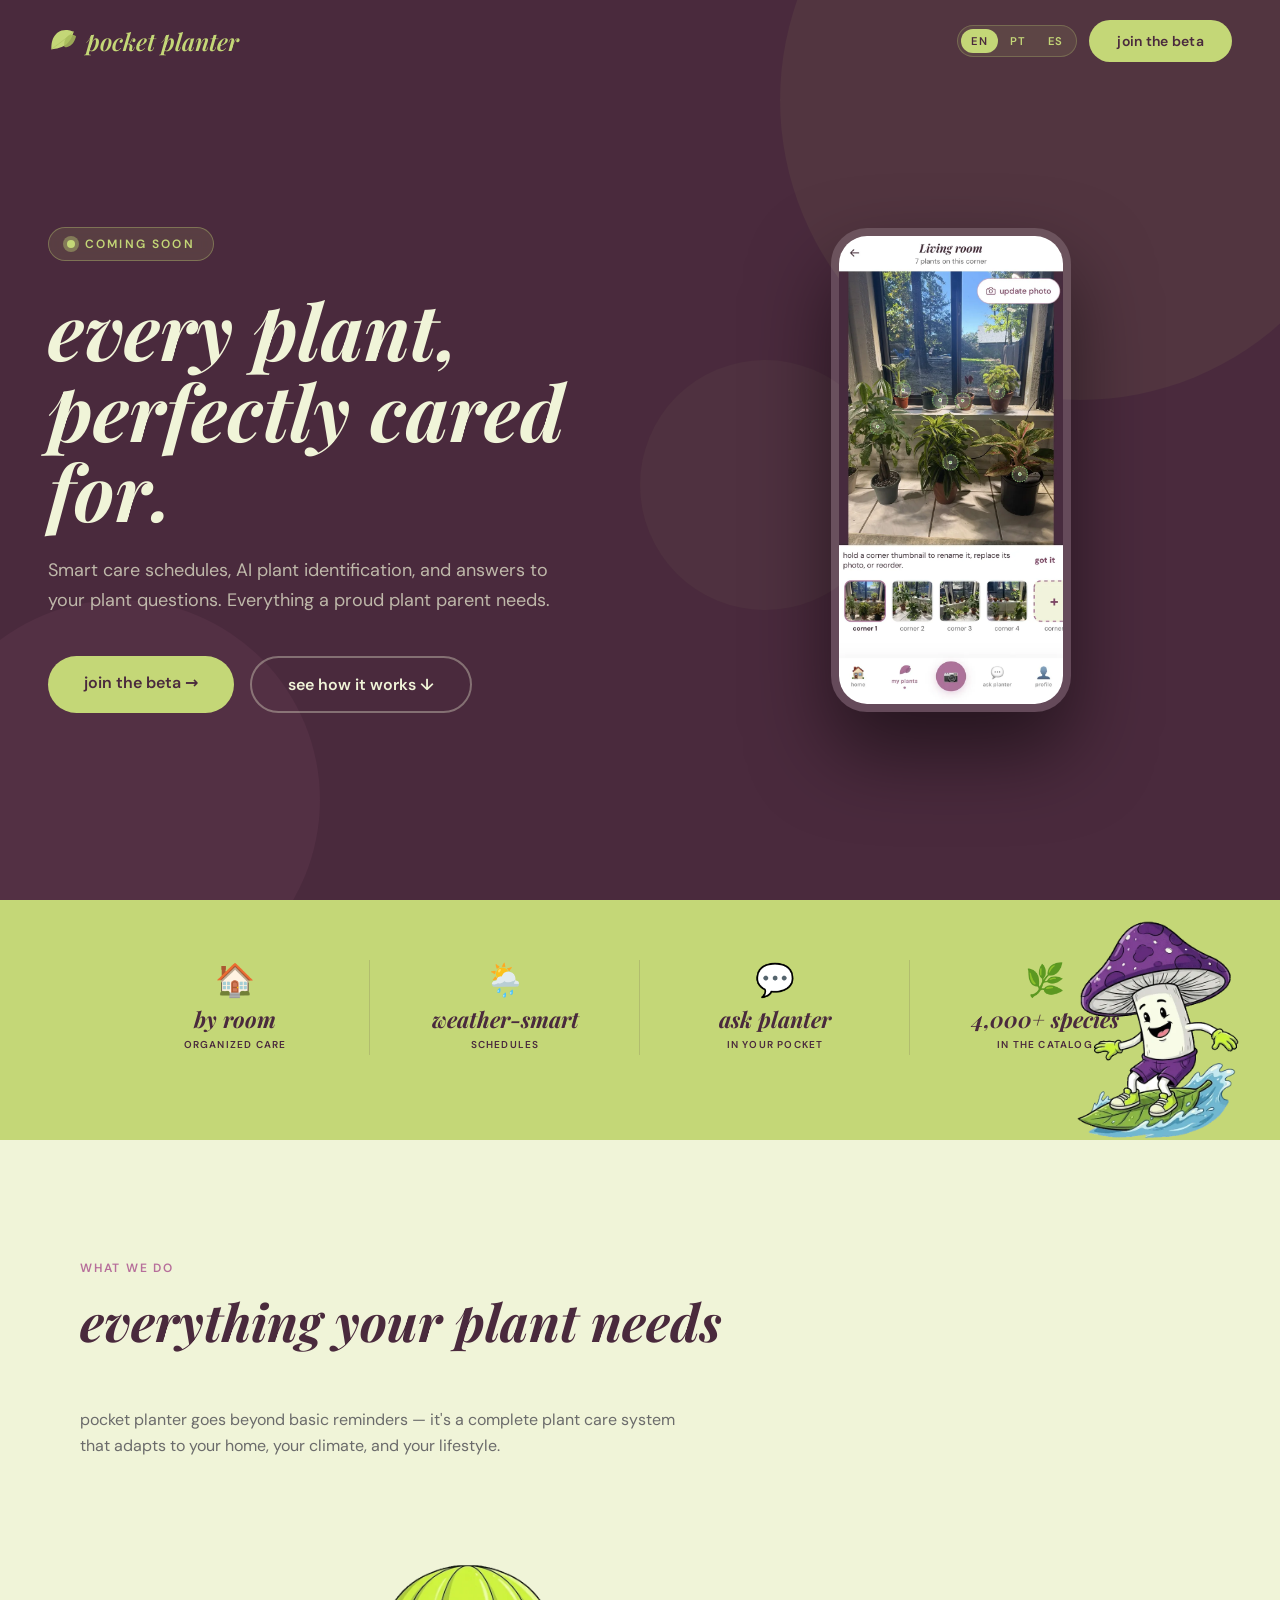
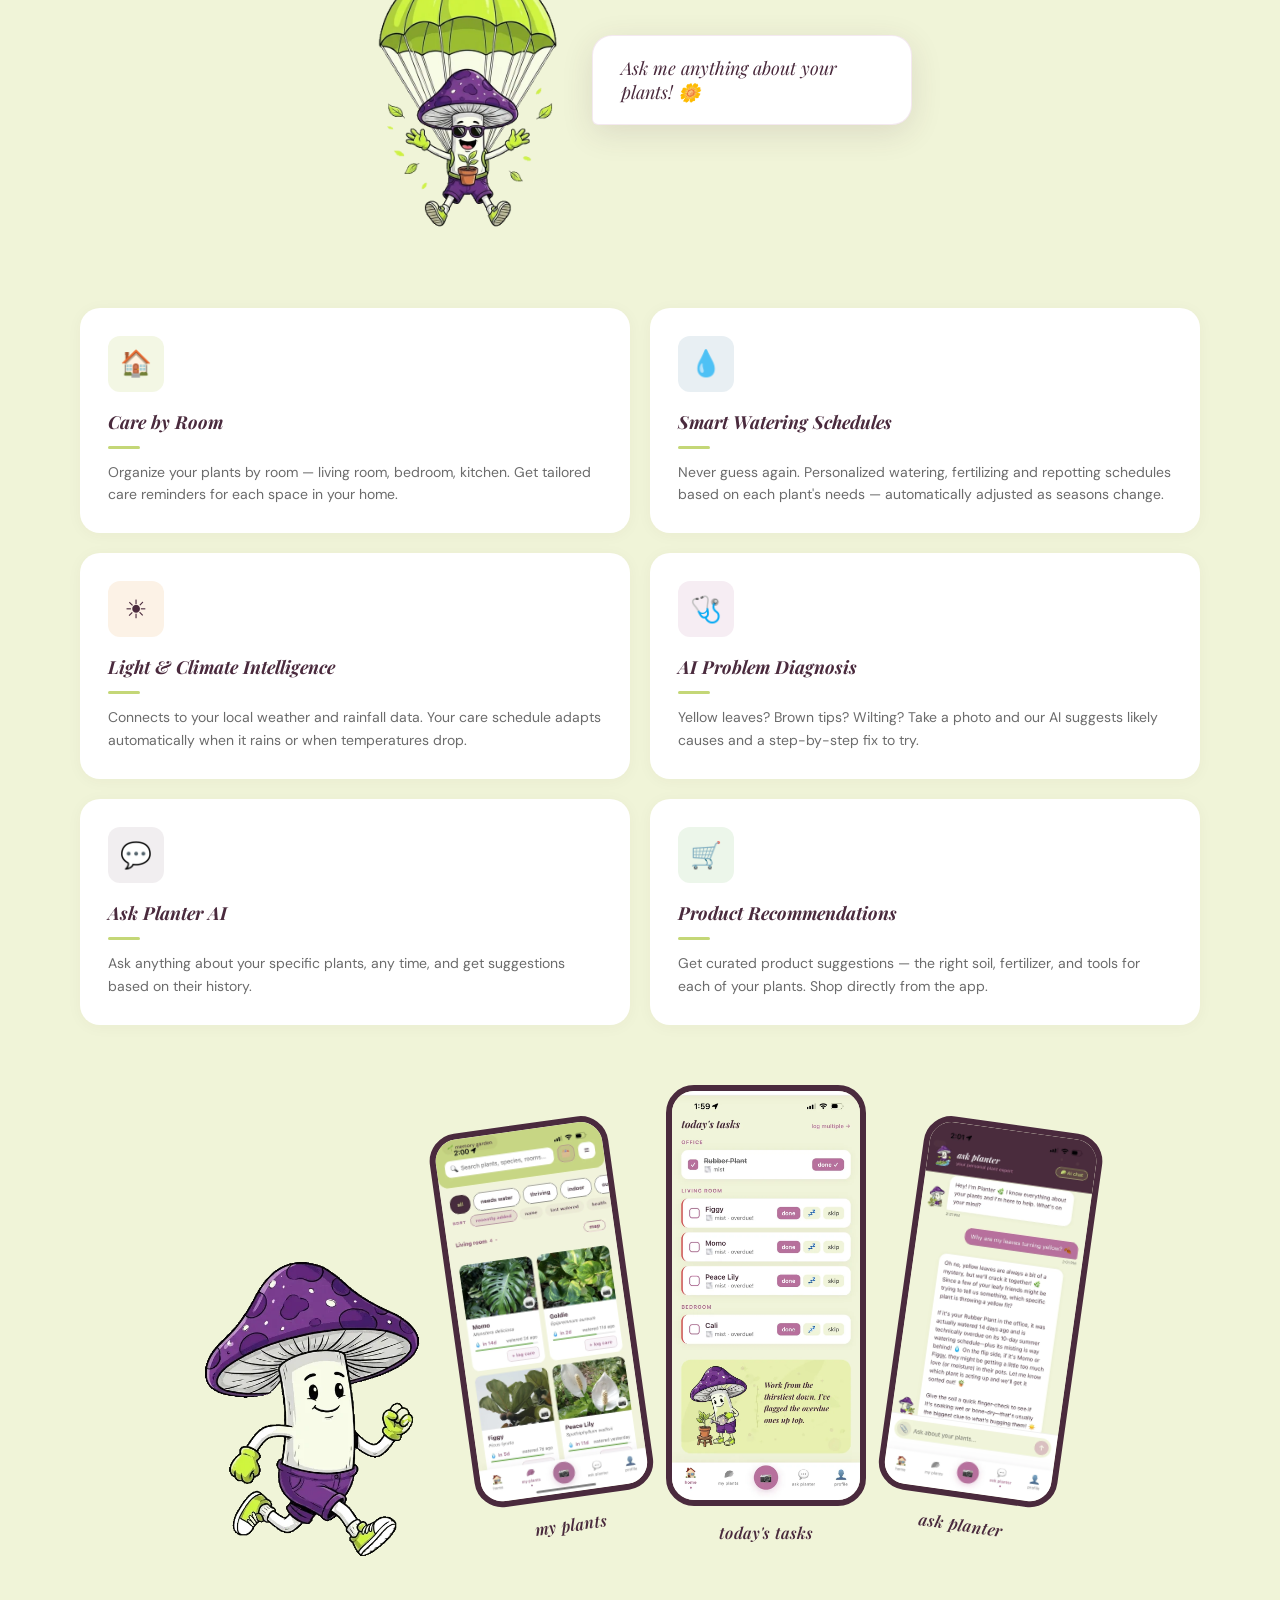
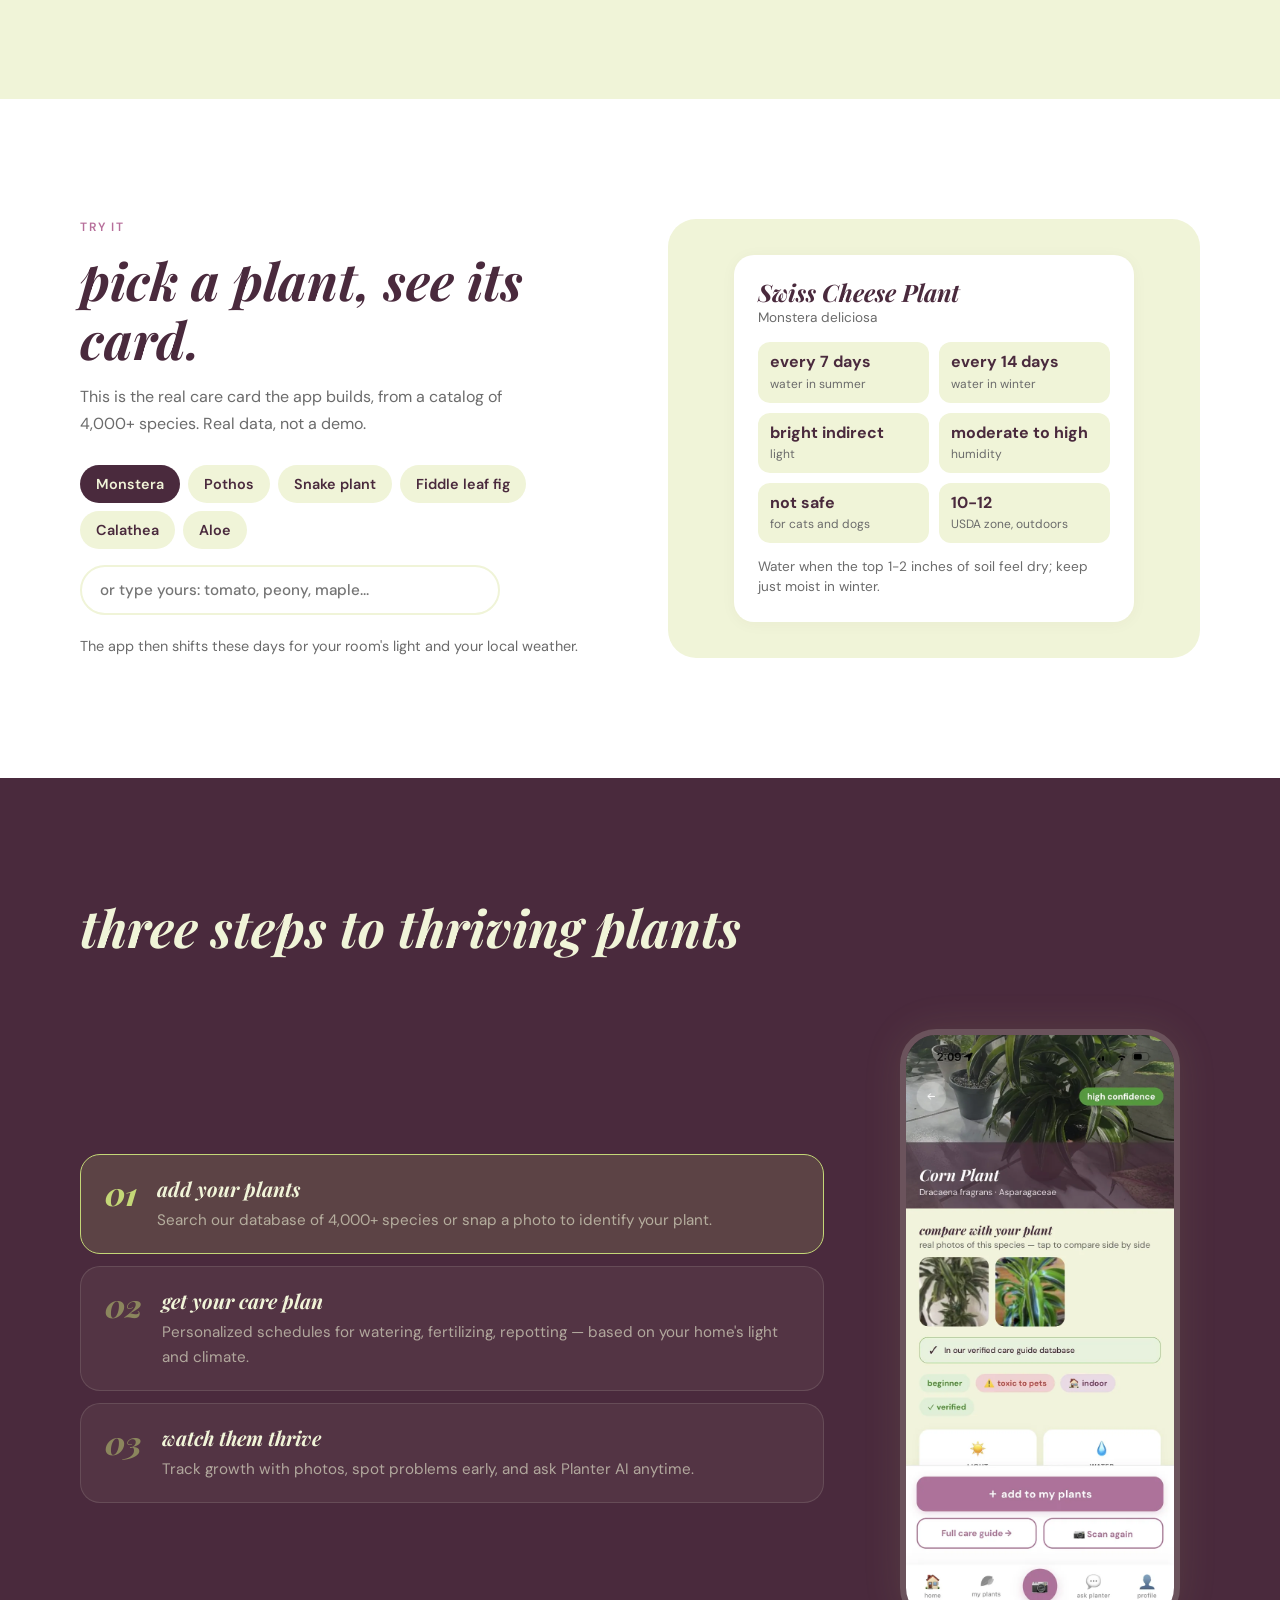
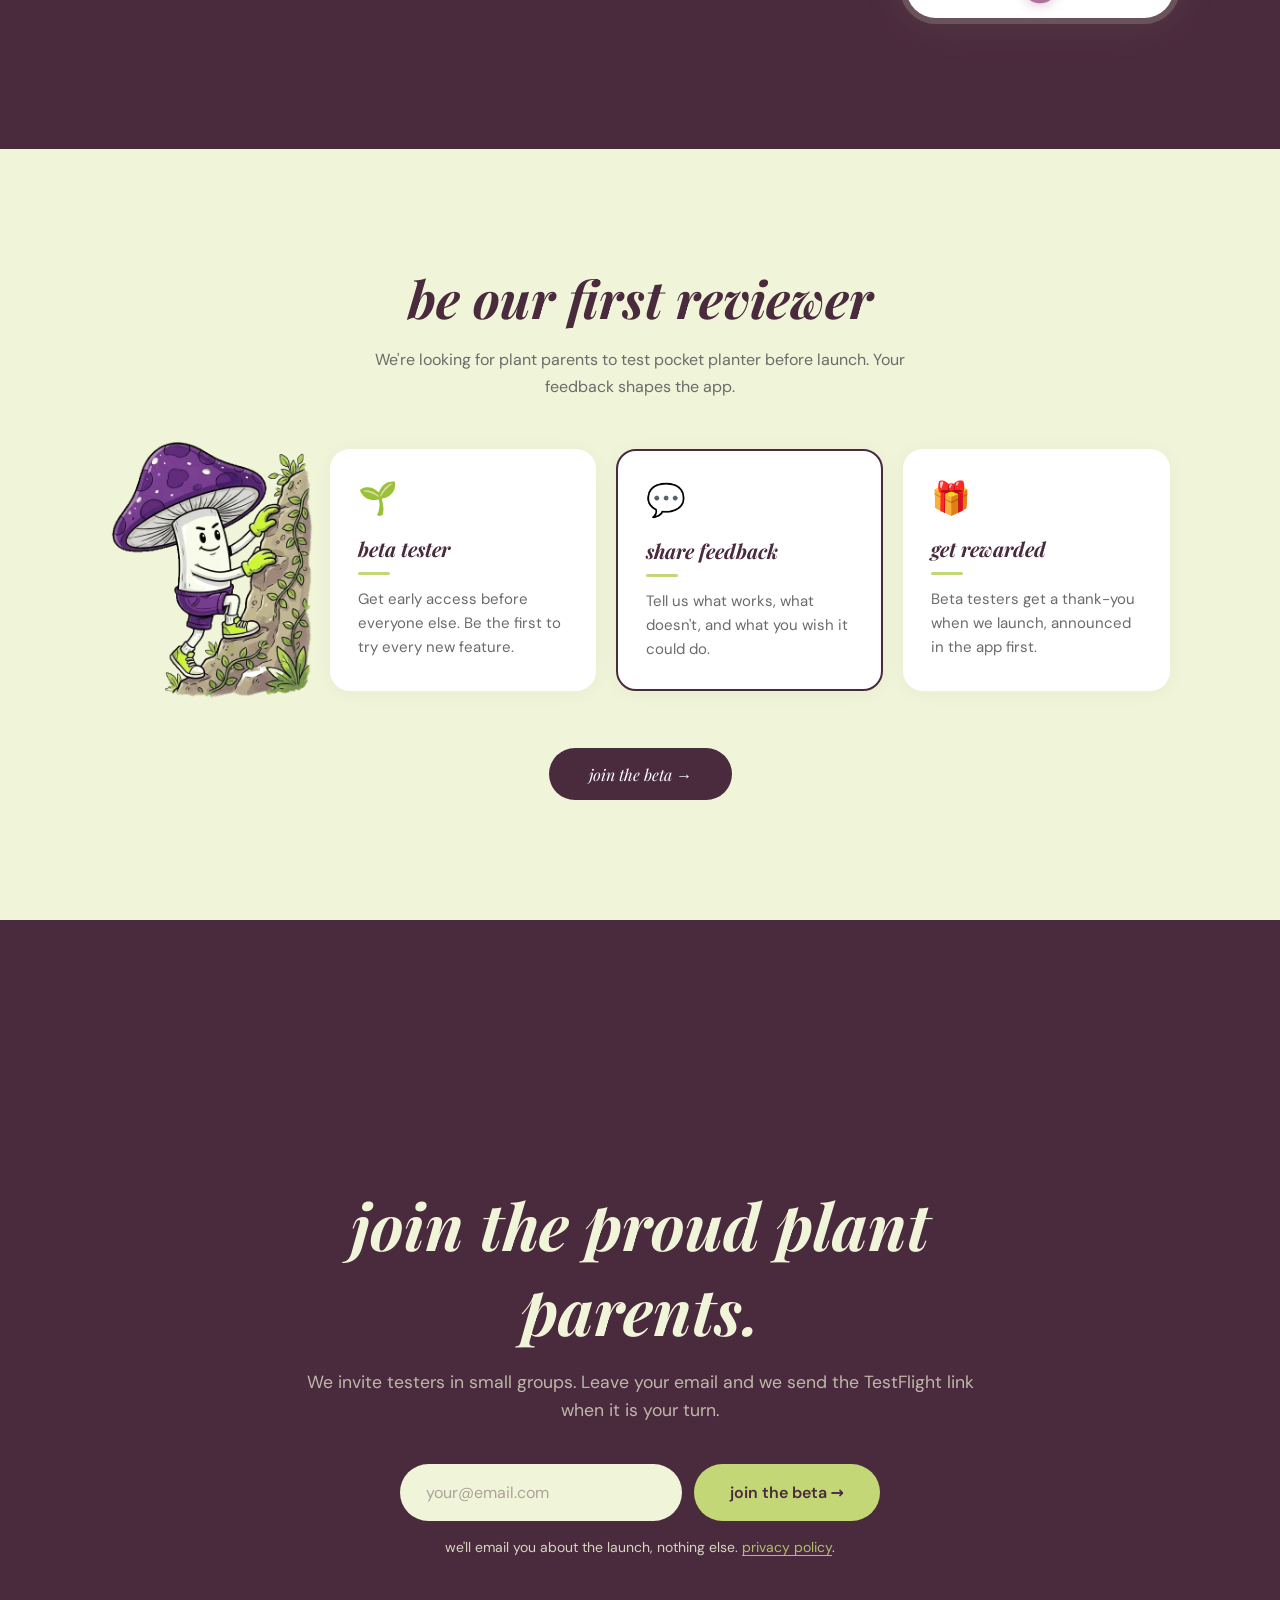
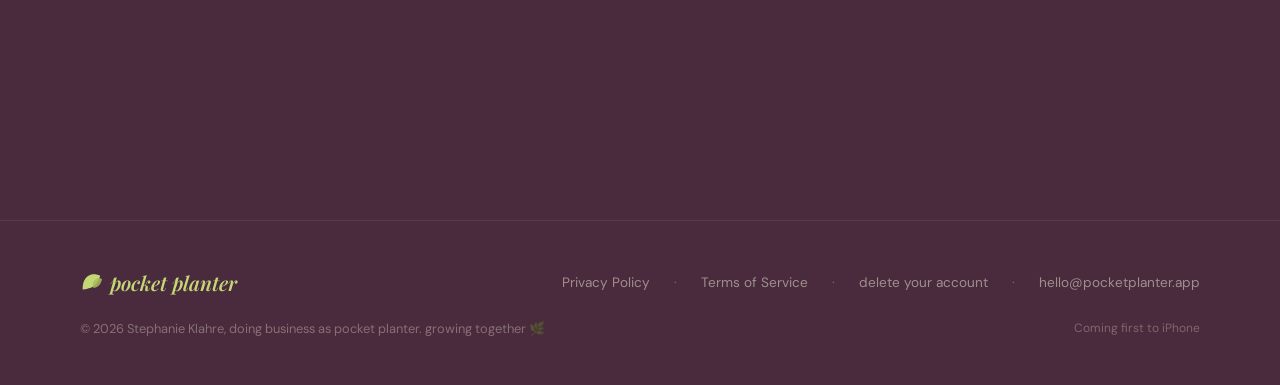
<file: index.html>
<!DOCTYPE html>
<html lang="en">
<head>
  <meta charset="UTF-8">
  <meta name="viewport" content="width=device-width, initial-scale=1.0">
  <title>pocket planter — every plant, perfectly cared for.</title>
  <meta name="description" content="plant care built around your rooms and your weather. identify, diagnose and care for every plant, with a catalog of 4,000+ species.">
  <meta name="version" content="2.4.0">
  <link rel="icon" type="image/svg+xml" href="favicon.svg">
  <link rel="canonical" href="https://pocketplanter.app/">
  <meta property="og:type" content="website">
  <meta property="og:site_name" content="pocket planter">
  <meta property="og:title" content="pocket planter: every plant, perfectly cared for.">
  <meta property="og:description" content="Identify any plant from a photo, get a care plan built around your rooms and your weather, and do today's list. iPhone, in beta.">
  <meta property="og:url" content="https://pocketplanter.app/">
  <meta property="og:image" content="https://pocketplanter.app/og.png">
  <meta property="og:image:width" content="1200">
  <meta property="og:image:height" content="630">
  <meta name="twitter:card" content="summary_large_image">
  <meta name="twitter:title" content="pocket planter: every plant, perfectly cared for.">
  <meta name="twitter:description" content="Identify any plant from a photo, get a care plan built around your rooms and your weather, and do today's list. iPhone, in beta.">
  <meta name="twitter:image" content="https://pocketplanter.app/og.png">
  <link rel="preload" href="fonts/PlayfairDisplay-italic-latin.woff2" as="font" type="font/woff2" crossorigin>
  <link rel="preload" href="fonts/DMSans-normal-latin.woff2" as="font" type="font/woff2" crossorigin>
  <style>
    @font-face { font-family: 'DM Sans'; font-style: italic; font-weight: 300 700; font-display: swap; src: url('fonts/DMSans-italic-latin-ext.woff2') format('woff2'); unicode-range: U+0100-02BA, U+02BD-02C5, U+02C7-02CC, U+02CE-02D7, U+02DD-02FF, U+0304, U+0308, U+0329, U+1D00-1DBF, U+1E00-1E9F, U+1EF2-1EFF, U+2020, U+20A0-20AB, U+20AD-20C4, U+2113, U+2C60-2C7F, U+A720-A7FF; }
    @font-face { font-family: 'DM Sans'; font-style: italic; font-weight: 300 700; font-display: swap; src: url('fonts/DMSans-italic-latin.woff2') format('woff2'); unicode-range: U+0000-00FF, U+0131, U+0152-0153, U+02BB-02BC, U+02C6, U+02DA, U+02DC, U+0304, U+0308, U+0329, U+2000-206F, U+20AC, U+2122, U+2191, U+2193, U+2212, U+2215, U+FEFF, U+FFFD; }
    @font-face { font-family: 'DM Sans'; font-style: normal; font-weight: 300 700; font-display: swap; src: url('fonts/DMSans-normal-latin-ext.woff2') format('woff2'); unicode-range: U+0100-02BA, U+02BD-02C5, U+02C7-02CC, U+02CE-02D7, U+02DD-02FF, U+0304, U+0308, U+0329, U+1D00-1DBF, U+1E00-1E9F, U+1EF2-1EFF, U+2020, U+20A0-20AB, U+20AD-20C4, U+2113, U+2C60-2C7F, U+A720-A7FF; }
    @font-face { font-family: 'DM Sans'; font-style: normal; font-weight: 300 700; font-display: swap; src: url('fonts/DMSans-normal-latin.woff2') format('woff2'); unicode-range: U+0000-00FF, U+0131, U+0152-0153, U+02BB-02BC, U+02C6, U+02DA, U+02DC, U+0304, U+0308, U+0329, U+2000-206F, U+20AC, U+2122, U+2191, U+2193, U+2212, U+2215, U+FEFF, U+FFFD; }
    @font-face { font-family: 'Playfair Display'; font-style: italic; font-weight: 400 900; font-display: swap; src: url('fonts/PlayfairDisplay-italic-latin-ext.woff2') format('woff2'); unicode-range: U+0100-02BA, U+02BD-02C5, U+02C7-02CC, U+02CE-02D7, U+02DD-02FF, U+0304, U+0308, U+0329, U+1D00-1DBF, U+1E00-1E9F, U+1EF2-1EFF, U+2020, U+20A0-20AB, U+20AD-20C4, U+2113, U+2C60-2C7F, U+A720-A7FF; }
    @font-face { font-family: 'Playfair Display'; font-style: italic; font-weight: 400 900; font-display: swap; src: url('fonts/PlayfairDisplay-italic-latin.woff2') format('woff2'); unicode-range: U+0000-00FF, U+0131, U+0152-0153, U+02BB-02BC, U+02C6, U+02DA, U+02DC, U+0304, U+0308, U+0329, U+2000-206F, U+20AC, U+2122, U+2191, U+2193, U+2212, U+2215, U+FEFF, U+FFFD; }
    @font-face { font-family: 'Playfair Display'; font-style: normal; font-weight: 400 900; font-display: swap; src: url('fonts/PlayfairDisplay-normal-latin-ext.woff2') format('woff2'); unicode-range: U+0100-02BA, U+02BD-02C5, U+02C7-02CC, U+02CE-02D7, U+02DD-02FF, U+0304, U+0308, U+0329, U+1D00-1DBF, U+1E00-1E9F, U+1EF2-1EFF, U+2020, U+20A0-20AB, U+20AD-20C4, U+2113, U+2C60-2C7F, U+A720-A7FF; }
    @font-face { font-family: 'Playfair Display'; font-style: normal; font-weight: 400 900; font-display: swap; src: url('fonts/PlayfairDisplay-normal-latin.woff2') format('woff2'); unicode-range: U+0000-00FF, U+0131, U+0152-0153, U+02BB-02BC, U+02C6, U+02DA, U+02DC, U+0304, U+0308, U+0329, U+2000-206F, U+20AC, U+2122, U+2191, U+2193, U+2212, U+2215, U+FEFF, U+FFFD; }
  </style>
  <style>
    *, *::before, *::after { margin: 0; padding: 0; box-sizing: border-box; }
    img { max-width: 100%; height: auto; }

    :root {
      --lime: #c4d777;
      --plum: #4a2a3d;
      --plum-accent: #b76f9b;
      --light-plum: #d498b8;
      --cream: #f0f4d8;
      --white: #ffffff;
      --font-heading: 'Playfair Display', Georgia, serif;
      --font-body: 'DM Sans', system-ui, sans-serif;
    }

    html { scroll-behavior: smooth; }

    body {
      font-family: var(--font-body);
      color: var(--plum);
      overflow-x: hidden;
      -webkit-font-smoothing: antialiased;
    }

    /* ---- REVEAL ANIMATIONS ---- */
    .reveal {
      opacity: 0;
      transform: translateY(40px);
      transition: opacity 0.8s cubic-bezier(.16,1,.3,1), transform 0.8s cubic-bezier(.16,1,.3,1);
    }
    .reveal.visible {
      opacity: 1;
      transform: translateY(0);
    }
    .reveal-scale {
      opacity: 0;
      transform: scale(0.92);
      transition: opacity 0.8s cubic-bezier(.16,1,.3,1), transform 0.8s cubic-bezier(.16,1,.3,1);
    }
    .reveal-scale.visible {
      opacity: 1;
      transform: scale(1);
    }
    .reveal-left {
      opacity: 0;
      transform: translateX(-60px);
      transition: opacity 0.8s cubic-bezier(.16,1,.3,1), transform 0.8s cubic-bezier(.16,1,.3,1);
    }
    .reveal-left.visible {
      opacity: 1;
      transform: translateX(0);
    }
    .reveal-right {
      opacity: 0;
      transform: translateX(60px);
      transition: opacity 0.8s cubic-bezier(.16,1,.3,1), transform 0.8s cubic-bezier(.16,1,.3,1);
    }
    .reveal-right.visible {
      opacity: 1;
      transform: translateX(0);
    }

    /* ---- FOCUS, SKIP LINK, REDUCED MOTION ---- */
    :focus-visible { outline: 3px solid var(--plum-accent); outline-offset: 3px; }
    .skip-link { position: absolute; left: 16px; top: -60px; z-index: 2000; background: var(--lime); color: var(--plum); padding: 10px 18px; border-radius: 100px; font-weight: 600; text-decoration: none; transition: top 0.2s; }
    .skip-link:focus { top: 16px; }
    @media (prefers-reduced-motion: reduce) {
      .reveal, .reveal-scale, .reveal-left, .reveal-right { opacity: 1 !important; transform: none !important; transition: none !important; }
      .float-anim, .hero-circle { animation: none !important; }
      html { scroll-behavior: auto; }
    }

    /* ---- NAV ---- */
    .nav {
      position: fixed;
      top: 0;
      left: 0;
      right: 0;
      z-index: 1000;
      padding: 20px 48px;
      display: flex;
      align-items: center;
      justify-content: space-between;
      transition: background 0.4s, box-shadow 0.4s, padding 0.4s;
    }
    .nav.scrolled {
      background: var(--cream);
      box-shadow: 0 2px 24px rgba(74,42,61,0.10);
      padding: 14px 48px;
    }
    .nav-logo {
      font-family: var(--font-heading);
      font-style: italic;
      font-weight: 600;
      font-size: 1.5rem;
      color: var(--lime);
      text-decoration: none;
      transition: color 0.4s;
      display: inline-flex;
      align-items: center;
      gap: 10px;
    }
    .nav-logo-leaf {
      width: 28px;
      height: 28px;
      flex-shrink: 0;
    }
    .nav-logo-leaf .leaf-primary { fill: var(--lime); transition: fill 0.4s; }
    .nav-logo-leaf .leaf-secondary { fill: #a8bc5a; opacity: 0.85; transition: fill 0.4s; }
    .nav-logo-leaf .leaf-vein { stroke: #a8bc5a; opacity: 0.6; transition: stroke 0.4s; }
    .nav-logo-leaf { transition: transform 0.4s cubic-bezier(.16,1,.3,1); transform-origin: 20% 80%; }
    .nav-logo:hover .nav-logo-leaf { transform: rotate(-10deg); }
    .nav.scrolled .nav-logo { color: var(--plum); }
    .nav.scrolled .nav-logo-leaf .leaf-primary { fill: #7a8f3e; }
    .nav.scrolled .nav-logo-leaf .leaf-secondary { fill: #5e6f30; }
    .nav.scrolled .nav-logo-leaf .leaf-vein { stroke: #5e6f30; }
    .nav-cta {
      font-family: var(--font-body);
      font-weight: 600;
      font-size: 0.875rem;
      padding: 12px 28px;
      border-radius: 100px;
      background: var(--lime);
      color: var(--plum);
      text-decoration: none;
      border: none;
      cursor: pointer;
      transition: transform 0.3s, box-shadow 0.3s;
      letter-spacing: 0.02em;
    }
    .nav-cta:hover {
      transform: translateY(-2px);
      box-shadow: 0 6px 20px rgba(196,215,119,0.4);
    }
    .lang-switcher {
      display: inline-flex;
      align-items: center;
      gap: 2px;
      margin-right: 12px;
      background: rgba(196,215,119,0.1);
      border: 1px solid rgba(196,215,119,0.25);
      border-radius: 100px;
      padding: 3px;
    }
    .nav.scrolled .lang-switcher {
      background: rgba(74,42,61,0.06);
      border-color: rgba(74,42,61,0.15);
    }
    .lang-btn {
      font-family: var(--font-body);
      font-size: 0.7rem;
      font-weight: 600;
      letter-spacing: 0.08em;
      text-transform: uppercase;
      padding: 5px 10px;
      border-radius: 100px;
      background: transparent;
      color: var(--lime);
      border: none;
      cursor: pointer;
      transition: background 0.3s, color 0.3s;
    }
    .lang-btn:hover:not(.active) { background: rgba(196,215,119,0.25); }
    .nav.scrolled .lang-btn { color: var(--plum); opacity: 0.6; }
    .nav.scrolled .lang-btn:hover:not(.active) { background: rgba(74,42,61,0.12); opacity: 1; }
    .lang-btn.active {
      background: var(--lime);
      color: var(--plum);
    }
    .nav.scrolled .lang-btn.active {
      background: var(--plum);
      color: var(--cream);
      opacity: 1;
    }
    .nav-right {
      display: flex;
      align-items: center;
    }
    .hamburger {
      display: none;
      flex-direction: column;
      gap: 5px;
      cursor: pointer;
      background: none;
      border: none;
      padding: 4px;
    }
    .hamburger span {
      display: block;
      width: 24px;
      height: 2px;
      background: var(--lime);
      border-radius: 2px;
      transition: background 0.4s, transform 0.3s;
    }
    .nav.scrolled .hamburger span { background: var(--plum); }
    .mobile-menu {
      display: none;
      position: fixed;
      top: 0; left: 0; right: 0; bottom: 0;
      background: var(--plum);
      z-index: 999;
      flex-direction: column;
      align-items: center;
      justify-content: center;
      gap: 32px;
    }
    .mobile-menu.open { display: flex; }
    .mobile-menu a {
      font-family: var(--font-heading);
      font-style: italic;
      font-size: 2rem;
      color: var(--cream);
      text-decoration: none;
    }
    .mobile-menu .close-btn {
      position: absolute;
      top: 24px; right: 32px;
      font-size: 2rem;
      color: var(--cream);
      background: none;
      border: none;
      cursor: pointer;
    }

    /* ---- HERO ---- */
    .hero {
      min-height: 100vh;
      background: var(--plum);
      position: relative;
      display: flex;
      align-items: center;
      padding: 120px 48px 80px;
      overflow: hidden;
    }
    .hero-circle {
      position: absolute;
      border-radius: 50%;
      pointer-events: none;
    }
    .hero-circle-1 {
      width: 600px; height: 600px;
      background: var(--lime);
      opacity: 0.06;
      top: -200px; right: -100px;
    }
    .hero-circle-2 {
      width: 400px; height: 400px;
      background: var(--plum-accent);
      opacity: 0.08;
      bottom: -100px; left: -80px;
    }
    .hero-circle-3 {
      width: 250px; height: 250px;
      background: var(--lime);
      opacity: 0.04;
      top: 40%; left: 50%;
    }
    .hero-inner {
      max-width: 1280px;
      margin: 0 auto;
      width: 100%;
      display: grid;
      grid-template-columns: 1fr 1fr;
      gap: 60px;
      align-items: center;
      position: relative;
      z-index: 1;
    }
    .hero-content { max-width: 600px; }
    .coming-soon-badge {
      display: inline-flex;
      align-items: center;
      gap: 10px;
      background: rgba(196,215,119,0.12);
      border: 1px solid rgba(196,215,119,0.35);
      color: var(--lime);
      font-family: var(--font-body);
      font-size: 0.75rem;
      font-weight: 600;
      text-transform: uppercase;
      letter-spacing: 0.18em;
      padding: 8px 18px;
      border-radius: 100px;
      margin-bottom: 28px;
      backdrop-filter: blur(6px);
    }
    .coming-soon-badge .pulse-dot {
      width: 8px;
      height: 8px;
      border-radius: 50%;
      background: var(--lime);
      position: relative;
      flex-shrink: 0;
    }
    .coming-soon-badge .pulse-dot::after {
      content: '';
      position: absolute;
      inset: -4px;
      border-radius: 50%;
      background: var(--lime);
      opacity: 0.4;
      animation: pulseRing 2s ease-out infinite;
    }
    @keyframes pulseRing {
      0% { transform: scale(0.8); opacity: 0.5; }
      100% { transform: scale(2); opacity: 0; }
    }
    .hero-headline {
      font-family: var(--font-heading);
      font-weight: 700;
      font-style: italic;
      font-size: clamp(3.5rem, 6vw, 6rem);
      color: var(--cream);
      line-height: 1.05;
      margin-bottom: 24px;
    }
    .hero-sub {
      font-family: var(--font-body);
      font-size: 1.125rem;
      color: var(--cream);
      opacity: 0.7;
      line-height: 1.7;
      max-width: 520px;
      margin-bottom: 40px;
    }
    .hero-buttons { display: flex; gap: 16px; flex-wrap: wrap; }
    .btn-primary {
      font-family: var(--font-body);
      font-weight: 600;
      font-size: 1rem;
      padding: 16px 36px;
      border-radius: 100px;
      background: var(--lime);
      color: var(--plum);
      text-decoration: none;
      border: none;
      cursor: pointer;
      transition: transform 0.3s, box-shadow 0.3s;
      display: inline-block;
    }
    .btn-primary:hover {
      transform: translateY(-2px);
      box-shadow: 0 8px 28px rgba(196,215,119,0.35);
    }
    .btn-outline {
      font-family: var(--font-body);
      font-weight: 600;
      font-size: 1rem;
      padding: 16px 36px;
      border-radius: 100px;
      background: transparent;
      color: var(--cream);
      border: 2px solid rgba(240,244,216,0.35);
      text-decoration: none;
      cursor: pointer;
      transition: border-color 0.3s, transform 0.3s;
      display: inline-block;
    }
    .btn-outline:hover {
      border-color: var(--cream);
      transform: translateY(-2px);
    }
    /* ---- HERO RIGHT (phone only) ---- */
    .hero-right {
      display: flex;
      align-items: center;
      justify-content: center;
    }
    .hero-phone {
      display: block;
      width: 240px;
      height: auto;
      aspect-ratio: 588 / 1188;
      object-fit: cover;
      border-radius: 36px;
      border: 8px solid rgba(255,255,255,0.15);
      box-shadow: 0 40px 80px rgba(0,0,0,0.5);
    }

    /* ---- MASCOT FLOAT (flipped, preserves scaleX(-1)) ---- */
    @keyframes mascotFloatFlipped {
      0%, 100% { transform: scaleX(-1) translateY(0px); }
      50% { transform: scaleX(-1) translateY(-12px); }
    }

    /* ---- STATS MASCOT (lime bg) ---- */
    .stats { position: relative; min-height: 240px; }
    .mascot-stats {
      position: absolute;
      right: 40px;
      bottom: 0;
      height: 220px;
      width: auto;
      z-index: 2;
      pointer-events: none;
      animation: mascotFloatPlain 5s ease-in-out infinite;
    }

    /* ---- FEATURES MASCOT + SPEECH (cream bg) ---- */
    .mascot-features-row {
      display: flex;
      align-items: center;
      justify-content: center;
      gap: 24px;
      margin-bottom: 48px;
    }
    .mascot-features-bubble { margin-left: 0; }
    .mascot-features {
      height: 360px;
      width: auto;
      pointer-events: none;
      transform: scaleX(-1);
      animation: mascotFloatFlipped 5s ease-in-out infinite;
    }
    .mascot-features-bubble {
      background: var(--white);
      color: var(--plum);
      font-family: var(--font-heading);
      font-style: italic;
      font-size: 18px;
      padding: 20px 28px;
      border-radius: 20px 20px 20px 6px;
      box-shadow: 0 8px 32px rgba(74,42,61,0.12);
      border: 1px solid rgba(183,111,155,0.15);
      max-width: 320px;
    }

    /* ---- PHONE SHOWCASE (features) ---- */
    .phone-showcase {
      display: flex;
      align-items: center;
      justify-content: center;
      gap: 32px;
      margin-top: 56px;
      padding: 20px 0;
      position: relative;
    }
    .phone-showcase-item {
      text-align: center;
    }
    .phone-showcase-item img {
      width: 180px;
      border-radius: 28px;
      border: 6px solid var(--plum);
      display: block;
      margin: 0 auto;
    }
    .phone-showcase-item.center { transform: translateY(-16px); }
    .phone-showcase-item.center img { width: 200px; }
    .phone-showcase-item.left { transform: rotate(-8deg); }
    .phone-showcase-item.right { transform: rotate(8deg); }
    .phone-showcase-label {
      font-family: var(--font-heading);
      font-style: italic;
      font-weight: 600;
      font-size: 1rem;
      color: var(--plum);
      margin-top: 16px;
      letter-spacing: 0.01em;
    }
    @keyframes mascotFloatPlain {
      0%, 100% { transform: translateY(0px); }
      50% { transform: translateY(-12px); }
    }
    .mascot-showcase {
      height: 300px;
      width: auto;
      pointer-events: none;
      align-self: flex-end;
      flex-shrink: 0;
    }

    /* ---- PHONE FLOATING ANIMATION ---- */
    @keyframes phoneFloat {
      0%, 100% { transform: translateY(0); }
      50% { transform: translateY(-12px); }
    }
    .float-anim {
      animation: phoneFloat 4s ease-in-out infinite;
    }

    /* ---- STATS BAR ---- */
    .stats {
      background: var(--lime);
      padding: 48px;
    }
    .stats-inner {
      max-width: 1080px;
      margin: 0 auto;
      display: grid;
      grid-template-columns: repeat(4, 1fr);
      gap: 0;
    }
    .stat {
      text-align: center;
      padding: 16px 24px;
      position: relative;
    }
    .stat:not(:last-child)::after {
      content: '';
      position: absolute;
      right: 0; top: 10%; height: 80%;
      width: 1px;
      background: var(--plum);
      opacity: 0.15;
    }
    .stat-emoji {
      font-size: 2rem;
      line-height: 1;
      margin-bottom: 10px;
      display: block;
    }
    .stat-title {
      font-family: var(--font-heading);
      font-weight: 700;
      font-style: italic;
      font-size: 1.375rem;
      color: var(--plum);
      line-height: 1.2;
    }
    .stat-label {
      font-family: var(--font-body);
      font-size: 0.625rem;
      font-weight: 500;
      text-transform: uppercase;
      letter-spacing: 0.12em;
      color: var(--plum);
      font-weight: 600;
      margin-top: 6px;
    }

    /* ---- FEATURES ---- */
    .features {
      background: var(--cream);
      padding: 120px 48px;
    }
    .features-inner {
      max-width: 1120px;
      margin: 0 auto;
    }
    .section-label {
      font-family: var(--font-body);
      font-size: 0.75rem;
      font-weight: 600;
      text-transform: uppercase;
      letter-spacing: 0.15em;
      color: var(--plum-accent);
      margin-bottom: 16px;
    }
    .section-title {
      font-family: var(--font-heading);
      font-weight: 700;
      font-style: italic;
      font-size: clamp(2rem, 4vw, 3.25rem);
      color: var(--plum);
      margin-bottom: 56px;
      line-height: 1.15;
    }
    .features-subtitle {
      font-family: var(--font-body);
      font-size: 1rem;
      color: #6b6b6b;
      max-width: 600px;
      line-height: 1.65;
      margin-bottom: 40px;
    }
    .features-grid {
      display: grid;
      grid-template-columns: 1fr 1fr;
      gap: 20px;
    }
    .feature-card {
      background: var(--white);
      border-radius: 20px;
      padding: 28px;
      box-shadow: 0 2px 16px rgba(74,42,61,0.04);
      transition: transform 0.4s cubic-bezier(.16,1,.3,1), box-shadow 0.4s;
    }
    .feature-card:hover {
      transform: translateY(-4px);
      box-shadow: 0 12px 40px rgba(74,42,61,0.08);
    }
    .feature-icon {
      width: 56px;
      height: 56px;
      border-radius: 12px;
      display: flex;
      align-items: center;
      justify-content: center;
      font-size: 1.6rem;
      margin-bottom: 18px;
    }
    .feature-name {
      font-family: var(--font-heading);
      font-weight: 700;
      font-style: italic;
      font-size: 1.125rem;
      color: var(--plum);
      margin-bottom: 12px;
    }
    .feature-name::after {
      content: '';
      display: block;
      width: 32px;
      height: 3px;
      background: var(--lime);
      border-radius: 2px;
      margin-top: 12px;
    }
    .feature-desc {
      font-size: 0.875rem;
      line-height: 1.6;
      color: #6b6b6b;
    }

    /* ---- HOW IT WORKS ---- */
    .how {
      background: var(--plum);
      padding: 120px 48px;
    }
    .how-inner {
      max-width: 1120px;
      margin: 0 auto;
    }
    .how .section-title { color: var(--cream); margin-bottom: 72px; }
    .steps {
      display: grid;
      grid-template-columns: 1fr auto 1fr auto 1fr;
      gap: 20px;
      align-items: start;
    }
    .step { text-align: left; }
    .step-number {
      font-family: var(--font-heading);
      font-weight: 800;
      font-style: italic;
      font-size: clamp(3rem, 5vw, 5rem);
      color: var(--lime);
      opacity: 0.35;
      line-height: 1;
      margin-bottom: 20px;
      transition: opacity 0.6s;
    }
    .step.visible .step-number { opacity: 1; }
    .step-title {
      font-family: var(--font-heading);
      font-weight: 700;
      font-style: italic;
      font-size: 1.5rem;
      color: var(--cream);
      margin-bottom: 12px;
    }
    .step-desc {
      font-size: 0.95rem;
      color: var(--cream);
      opacity: 0.6;
      line-height: 1.65;
    }
    .step-phone {
      margin-top: 40px;
      text-align: center;
    }
    .step-phone img {
      width: 200px;
      border-radius: 28px;
      border: 6px solid rgba(240,244,216,0.2);
      box-shadow: 0 0 40px rgba(196,215,119,0.1);
    }


    /* ---- CARE CARD (live) ---- */
    .sr-only { position: absolute; width: 1px; height: 1px; overflow: hidden; clip: rect(0 0 0 0); }
    .care { background: var(--white); padding: 120px 48px; }
    .care-inner { max-width: 1120px; margin: 0 auto; display: grid; grid-template-columns: 1fr 1fr; gap: 56px; align-items: center; }
    .care .section-title { margin-bottom: 16px; }
    .care-sub { font-size: 1rem; color: #6b6b6b; line-height: 1.65; max-width: 480px; margin-bottom: 28px; }
    .care-chips { display: flex; flex-wrap: wrap; gap: 8px; margin-bottom: 16px; }
    .care-chips button { border: 0; background: var(--cream); color: var(--plum); border-radius: 999px; padding: 10px 16px; font-family: var(--font-body); font-weight: 600; font-size: 0.9rem; cursor: pointer; transition: background 0.3s, color 0.3s; }
    .care-chips button { transition: background 0.3s, color 0.3s, transform 0.3s cubic-bezier(.16,1,.3,1); }
    .care-chips button:hover { background: var(--plum); color: var(--cream); transform: translateY(-2px); }
    .care-chips button.active { background: var(--plum); color: var(--cream); }
    .care-search { width: 100%; max-width: 420px; border: 2px solid var(--cream); border-radius: 999px; padding: 13px 18px; font-family: var(--font-body); font-weight: 500; font-size: 0.95rem; color: var(--plum); background: var(--white); outline: none; }
    .care-search:focus { border-color: var(--lime); }
    .care-miss { font-size: 0.85rem; color: #6b6b6b; margin-top: 10px; }
    .care-fact { font-size: 0.9rem; color: #6b6b6b; margin-top: 20px; line-height: 1.6; }
    .care-panel { background: var(--cream); border-radius: 28px; padding: 36px; display: grid; place-items: center; }
    .care-card { background: var(--white); border-radius: 20px; padding: 24px; width: 100%; max-width: 400px; box-shadow: 0 2px 16px rgba(74,42,61,0.04); transition: opacity 0.3s; }
    .care-card.fade { opacity: 0; }
    .cc-name { font-family: var(--font-heading); font-style: italic; font-weight: 700; font-size: 1.5rem; color: var(--plum); line-height: 1.1; }
    .cc-sci { font-size: 0.85rem; color: #6b6b6b; margin: 4px 0 16px; }
    .cc-grid { display: grid; grid-template-columns: 1fr 1fr; gap: 10px; }
    .cc-grid div { background: var(--cream); border-radius: 12px; padding: 10px 12px; }
    .cc-grid b { display: block; color: var(--plum); font-size: 1rem; line-height: 1.2; }
    .cc-grid span { font-size: 0.75rem; color: #6b6b6b; }
    .cc-rule { margin-top: 14px; font-size: 0.85rem; line-height: 1.5; color: #6b6b6b; }

    /* ---- HOW IT WORKS: stage switcher ---- */
    .how-split { display: grid; grid-template-columns: 1fr 320px; gap: 56px; align-items: center; }
    .stage-list { display: grid; gap: 12px; }
    .stage-btn { display: grid; grid-template-columns: auto 1fr; gap: 20px; align-items: start; text-align: left; background: rgba(240,244,216,0.05); border: 1px solid rgba(240,244,216,0.12); border-radius: 20px; padding: 20px 24px; color: var(--cream); cursor: pointer; font-family: var(--font-body); transition: background 0.3s, border-color 0.3s; }
    .stage-btn:hover { background: rgba(240,244,216,0.09); border-color: var(--lime); }
    .stage-btn .step-number { transition: transform 0.4s cubic-bezier(.16,1,.3,1), opacity 0.3s; }
    .stage-btn:hover .step-number { transform: translateX(4px); opacity: 1; }
    .stage-btn.active { background: rgba(196,215,119,0.14); border-color: var(--lime); }
    .stage-btn .step-number { font-size: 2rem; margin: 0; opacity: 0.5; line-height: 1.1; }
    .stage-btn.active .step-number { opacity: 1; }
    .stage-btn .step-title { display: block; font-size: 1.25rem; margin-bottom: 6px; }
    .stage-btn .step-desc { display: block; }
    .stage-phone { text-align: center; }
    .stage-phone img { width: 280px; border-radius: 36px; border: 6px solid rgba(240,244,216,0.2); box-shadow: 0 0 40px rgba(196,215,119,0.1); transition: opacity 0.25s; }
    .stage-phone img.fade { opacity: 0; }
    @media (max-width: 768px) {
      .care { padding: 80px 24px; }
      .care-inner { grid-template-columns: 1fr; gap: 32px; }
      .care-panel { padding: 20px; }
      .how-split { grid-template-columns: 1fr; gap: 32px; }
      .stage-phone { order: -1; }
      .stage-phone img { width: 220px; }
      .stage-btn { padding: 16px 18px; gap: 14px; }
      .stage-btn .step-number { font-size: 1.5rem; }
      .stage-btn .step-title { font-size: 1.1rem; }
    }

    /* ---- BETA TESTERS ---- */
    .beta {
      background: var(--cream);
      padding: 120px 48px;
    }
    .beta-inner {
      max-width: 1280px;
      margin: 0 auto;
      text-align: center;
    }
    .beta .section-title { text-align: center; margin-bottom: 20px; }
    .beta-subtitle {
      font-family: var(--font-body);
      font-size: 1rem;
      color: #6b6b6b;
      max-width: 560px;
      margin: 0 auto 40px;
      line-height: 1.65;
    }
    .beta-row {
      display: flex;
      align-items: center;
      justify-content: center;
      gap: 0;
      margin-bottom: 48px;
    }
    .mascot-beta {
      height: 260px;
      width: auto;
      flex-shrink: 0;
      align-self: flex-end;
      pointer-events: none;
      margin-right: 16px;
    }
    .beta-grid {
      display: grid;
      grid-template-columns: repeat(3, 1fr);
      gap: 20px;
      text-align: left;
      width: 840px;
      max-width: 100%;
      flex-shrink: 0;
    }
    .beta-card {
      background: var(--white);
      border-radius: 20px;
      padding: 28px;
      box-shadow: 0 2px 20px rgba(74,42,61,0.04);
      transition: transform 0.4s cubic-bezier(.16,1,.3,1), box-shadow 0.4s;
    }
    .beta-card:hover {
      transform: translateY(-4px);
      box-shadow: 0 12px 40px rgba(74,42,61,0.08);
    }
    .beta-card.highlighted {
      border: 2px solid var(--plum);
    }
    .beta-card-emoji {
      font-size: 2rem;
      display: block;
      margin-bottom: 16px;
    }
    .beta-card-title {
      font-family: var(--font-heading);
      font-weight: 700;
      font-style: italic;
      font-size: 1.25rem;
      color: var(--plum);
      margin-bottom: 12px;
    }
    .beta-card-title::after {
      content: '';
      display: block;
      width: 32px;
      height: 3px;
      background: var(--lime);
      border-radius: 2px;
      margin-top: 10px;
    }
    .beta-card-text {
      font-family: var(--font-body);
      font-size: 0.9375rem;
      line-height: 1.6;
      color: #6b6b6b;
    }
    .beta-cta {
      display: inline-flex;
      align-items: center;
      justify-content: center;
      height: 52px;
      padding: 0 40px;
      background: var(--plum);
      color: var(--white);
      font-family: var(--font-heading);
      font-style: italic;
      font-size: 1rem;
      border-radius: 26px;
      text-decoration: none;
      border: none;
      cursor: pointer;
      transition: transform 0.3s, box-shadow 0.3s;
    }
    .beta-cta:hover {
      transform: translateY(-2px);
      box-shadow: 0 10px 28px rgba(74,42,61,0.25);
    }
    .beta-spots {
      font-family: var(--font-body);
      font-size: 0.75rem;
      font-style: italic;
      color: #8a8a8a;
      margin-top: 8px;
    }

    /* ---- PRICING ---- */
    .pricing {
      background: var(--lime);
      padding: 120px 48px;
      position: relative;
      overflow: hidden;
    }
    .pricing-inner {
      max-width: 1280px;
      margin: 0 auto;
      text-align: center;
      position: relative;
      z-index: 1;
    }
    .pricing-cards-row {
      display: flex;
      align-items: center;
      justify-content: center;
      gap: 32px;
    }
    .pricing-cards-row .pricing-cards {
      width: 864px;
      max-width: 100%;
      flex-shrink: 0;
    }
    .pricing-cards-col {
      display: flex;
      flex-direction: column;
      align-items: center;
    }
    .mascot-pricing {
      height: 560px;
      width: auto;
      pointer-events: none;
      transform: scaleX(-1);
      animation: mascotFloatFlipped 5s ease-in-out infinite;
      flex-shrink: 0;
      align-self: center;
    }
    .pricing .section-title { margin-bottom: 56px; }
    .pricing-toggle {
      display: inline-flex;
      background: rgba(74,42,61,0.1);
      border-radius: 100px;
      padding: 4px;
      margin-bottom: 48px;
    }
    .pricing-toggle button {
      font-family: var(--font-body);
      font-weight: 600;
      font-size: 0.875rem;
      padding: 10px 24px;
      border: none;
      border-radius: 100px;
      cursor: pointer;
      background: transparent;
      color: var(--plum);
      transition: background 0.3s, color 0.3s;
    }
    .pricing-toggle button.active {
      background: var(--white);
      box-shadow: 0 2px 8px rgba(74,42,61,0.1);
    }
    .pricing-cards {
      display: grid;
      grid-template-columns: 1fr 1fr;
      gap: 24px;
      text-align: left;
    }
    .pricing-card {
      border-radius: 24px;
      padding: 44px 36px;
      position: relative;
    }
    .pricing-card.free { background: var(--white); }
    .pricing-card.pro {
      background: var(--plum);
      color: var(--cream);
    }
    .pricing-badge {
      position: absolute;
      top: 20px; right: 20px;
      background: var(--plum-accent);
      color: var(--white);
      font-family: var(--font-body);
      font-size: 0.7rem;
      font-weight: 700;
      text-transform: uppercase;
      letter-spacing: 0.08em;
      padding: 6px 14px;
      border-radius: 100px;
    }
    .pricing-plan {
      font-family: var(--font-body);
      font-weight: 600;
      font-size: 0.85rem;
      text-transform: uppercase;
      letter-spacing: 0.1em;
      margin-bottom: 8px;
      opacity: 0.6;
    }
    .pricing-price {
      font-family: var(--font-heading);
      font-weight: 700;
      font-style: italic;
      font-size: 2.75rem;
      margin-bottom: 4px;
    }
    .pricing-period {
      font-size: 0.85rem;
      opacity: 0.5;
      margin-bottom: 28px;
    }
    .pricing-features {
      list-style: none;
      display: flex;
      flex-direction: column;
      gap: 12px;
      margin-bottom: 32px;
    }
    .pricing-features li {
      font-size: 0.9375rem;
      display: flex;
      align-items: flex-start;
      gap: 10px;
    }
    .pricing-check {
      color: var(--plum-accent);
      font-weight: 700;
      flex-shrink: 0;
      line-height: 1.5;
    }
    .pricing-card.pro .pricing-check { color: var(--lime); }
    .pricing-save {
      display: inline-block;
      background: rgba(196,215,119,0.15);
      color: var(--lime);
      font-family: var(--font-body);
      font-weight: 700;
      font-size: 0.75rem;
      padding: 4px 10px;
      border-radius: 12px;
      margin-top: 4px;
    }
    .pricing-fine-print {
      text-align: center;
      font-family: var(--font-body);
      font-size: 0.6875rem;
      color: #8a8a8a;
      margin-top: 16px;
      width: 100%;
    }
    .pricing-card .btn-primary { width: 100%; text-align: center; }
    .pricing-card.pro .btn-primary {
      background: var(--lime);
      color: var(--plum);
    }
    .pricing-card.free .btn-primary {
      background: var(--plum);
      color: var(--cream);
    }
    .pricing-note {
      text-align: center;
      font-size: 0.8rem;
      opacity: 0.5;
      margin-top: 24px;
    }

    /* ---- WAITLIST ---- */
    .waitlist {
      background: var(--plum);
      padding: 120px 48px;
      position: relative;
      overflow: hidden;
      min-height: 100vh;
      display: flex;
      align-items: center;
      justify-content: center;
    }
    .waitlist-inner {
      max-width: 680px;
      margin: 0 auto;
      text-align: center;
      position: relative;
      z-index: 1;
    }
    .waitlist-title {
      font-family: var(--font-heading);
      font-weight: 700;
      font-style: italic;
      font-size: clamp(2.5rem, 5vw, 4rem);
      color: var(--cream);
      margin-bottom: 16px;
    }
    .waitlist-sub {
      font-size: 1.1rem;
      color: var(--cream);
      opacity: 0.7;
      margin-bottom: 40px;
      line-height: 1.6;
    }
    .waitlist-form {
      display: flex;
      gap: 12px;
      max-width: 480px;
      margin: 0 auto;
    }
    .waitlist-input {
      flex: 1;
      padding: 16px 24px;
      border: 2px solid transparent;
      border-radius: 100px;
      background: var(--cream);
      font-family: var(--font-body);
      font-size: 1rem;
      color: var(--plum);
      outline: none;
      transition: border-color 0.3s;
    }
    .waitlist-input::placeholder { color: var(--plum); opacity: 0.4; }
    .waitlist-input:focus { border-color: var(--plum-accent); }
    .waitlist-purpose { margin-top: 16px; font-size: 0.875rem; line-height: 1.5; color: var(--cream); opacity: 0.85; }
    .waitlist-purpose a { color: var(--lime); text-decoration: underline; text-underline-offset: 3px; }
    .waitlist-input:focus-visible { outline: 3px solid var(--lime); outline-offset: 2px; }
    .waitlist-form .btn-primary { white-space: nowrap; }
    .waitlist-success {
      display: none;
      font-family: var(--font-heading);
      font-style: italic;
      font-size: 1.5rem;
      color: var(--lime);
      margin-top: 24px;
    }
    .waitlist-success.show { display: block; }

    /* ---- FOOTER ---- */
    .footer {
      background: var(--plum);
      border-top: 1px solid rgba(240,244,216,0.08);
      padding: 48px;
    }
    .footer-inner {
      max-width: 1120px;
      margin: 0 auto;
      display: flex;
      align-items: center;
      justify-content: space-between;
      flex-wrap: wrap;
      gap: 24px;
    }
    .footer-logo {
      font-family: var(--font-heading);
      font-style: italic;
      font-weight: 600;
      font-size: 1.25rem;
      color: var(--lime);
      display: inline-flex;
      align-items: center;
      gap: 8px;
    }
    .footer-logo-leaf {
      width: 22px;
      height: 22px;
    }
    .footer-logo-leaf .leaf-primary { fill: var(--lime); }
    .footer-logo-leaf .leaf-secondary { fill: #a8bc5a; opacity: 0.85; }
    .footer-links {
      display: flex;
      gap: 24px;
      flex-wrap: wrap;
      align-items: center;
    }
    .footer-links a {
      font-size: 0.85rem;
      color: var(--cream);
      opacity: 0.5;
      text-decoration: none;
      transition: opacity 0.3s;
    }
    .footer-links a:hover { opacity: 1; }
    .footer-links span {
      font-size: 0.85rem;
      color: var(--cream);
      opacity: 0.3;
    }
    .footer-bottom {
      max-width: 1120px;
      margin: 24px auto 0;
      display: flex;
      justify-content: space-between;
      flex-wrap: wrap;
      gap: 12px;
    }
    .footer-copy {
      font-size: 0.8rem;
      color: var(--cream);
      opacity: 0.35;
    }
    .footer-platforms {
      font-size: 0.75rem;
      color: var(--cream);
      opacity: 0.3;
    }

    /* ---- RESPONSIVE ---- */
    @media (max-width: 960px) {
      .hero-inner {
        grid-template-columns: 1fr;
        gap: 48px;
      }
      .steps {
        grid-template-columns: 1fr;
        gap: 48px;
      }
      .step-phone { margin: 0 auto; }
      .step-phone img { width: 160px; }
      .phone-showcase { gap: 16px; }
      .phone-showcase-item img { width: 140px; }
      .phone-showcase-item.center img { width: 150px; }
      .beta-row { flex-direction: column; }
      .mascot-beta { display: none; }
      .pricing-cards-row .pricing-cards,
      .beta-row .beta-grid {
        width: 100% !important;
        grid-template-columns: 1fr;
        max-width: 480px;
      }
      .pricing-cards {
        grid-template-columns: 1fr;
        max-width: 420px;
        margin: 0 auto;
      }
      .features-grid {
        grid-template-columns: 1fr;
      }
    }

    @media (max-width: 768px) {
      .nav { padding: 16px 24px; }
      .nav.scrolled { padding: 12px 24px; }
      .nav-cta.desktop { display: none; }
      .hamburger { display: flex; }
      .hero { padding: 100px 24px 60px; }
      .stats { padding: 32px 24px; }
      .stats-inner {
        grid-template-columns: repeat(2, 1fr);
        gap: 24px;
      }
      .stat:nth-child(2)::after { display: none; }
      .stat::after { display: none; }
      .features { padding: 80px 24px; }
      .how { padding: 80px 24px; }
      .beta { padding: 80px 24px; }
      .pricing { padding: 80px 24px; }
      .waitlist { padding: 80px 24px; }
      .waitlist-form {
        flex-direction: column;
      }
      .mascot-stats,
      .mascot-features-row,
      .mascot-showcase,
      .mascot-pricing { display: none; }
      .hero-phone { width: 200px; }
      .footer { padding: 36px 24px; }
      .footer-inner { flex-direction: column; text-align: center; }
      .footer-links { justify-content: center; }
      .footer-bottom { justify-content: center; text-align: center; }
    }

    @media (max-width: 480px) {
      .nav-logo { font-size: 1.2rem; white-space: nowrap; }
      .nav .lang-switcher { display: none; }
      .mobile-menu .lang-switcher { display: inline-flex; margin: 24px 0 0; background: rgba(196,215,119,0.1); border-color: rgba(196,215,119,0.3); }
      .hero-headline { font-size: clamp(2.5rem, 10vw, 3.5rem); }
      .hero-buttons { flex-direction: column; }
      .btn-primary, .btn-outline { text-align: center; }
      .hero-phone { width: 180px; }
      .phone-showcase { flex-direction: column; gap: 24px; }
      .phone-showcase-item,
      .phone-showcase-item.left,
      .phone-showcase-item.right,
      .phone-showcase-item.center { transform: none !important; }
      .phone-showcase-item img { width: 180px !important; }
    }
  </style>
</head>
<body>

  <!-- NAV -->
  <a class="skip-link" href="#main" data-i18n="nav.skip">skip to content</a>
  <nav class="nav" id="nav">
    <a href="#" class="nav-logo">
      <svg class="nav-logo-leaf" viewBox="0 0 48 48" aria-hidden="true">
        <path class="leaf-primary" d="M6 38 C6 38 4 20 16 10 C28 0 44 8 44 8 C44 8 40 26 28 32 C16 38 6 38 6 38Z"/>
        <path class="leaf-vein" d="M6 38 C6 38 26 24 44 8" stroke-width="1.5" stroke-linecap="round" fill="none"/>
        <path class="leaf-secondary" d="M28 34 C28 34 26 22 34 16 C42 10 48 16 48 16 C48 16 46 28 38 32 C30 36 28 34 28 34Z"/>
      </svg>
      <span>pocket planter</span>
    </a>
    <div class="nav-right">
      <div class="lang-switcher" role="group" aria-label="Language">
        <button class="lang-btn active" data-lang="en" onclick="setLang('en')">EN</button>
        <button class="lang-btn" data-lang="pt" onclick="setLang('pt')">PT</button>
        <button class="lang-btn" data-lang="es" onclick="setLang('es')">ES</button>
      </div>
      <a href="#waitlist" class="nav-cta desktop" data-i18n="nav.waitlist">join the beta</a>
      <button class="hamburger" id="hamburger" aria-label="Menu">
        <span></span><span></span><span></span>
      </button>
    </div>
  </nav>

  <!-- MOBILE MENU -->
  <div class="mobile-menu" id="mobileMenu">
    <button class="close-btn" id="closeMenu" aria-label="Close">&times;</button>
    <a href="#features" onclick="closeMobileMenu()" data-i18n="nav.features">features</a>
    <a href="#how" onclick="closeMobileMenu()" data-i18n="nav.how">how it works</a>
    <a href="#waitlist" onclick="closeMobileMenu()" data-i18n="nav.waitlist">join the beta</a>
    <div class="lang-switcher" role="group" aria-label="Language">
      <button class="lang-btn active" data-lang="en" onclick="setLang('en')">EN</button>
      <button class="lang-btn" data-lang="pt" onclick="setLang('pt')">PT</button>
      <button class="lang-btn" data-lang="es" onclick="setLang('es')">ES</button>
    </div>
  </div>

  <main id="main">
  <!-- HERO -->
  <section class="hero" id="hero">
    <div class="hero-circle hero-circle-1" id="circle1"></div>
    <div class="hero-circle hero-circle-2" id="circle2"></div>
    <div class="hero-circle hero-circle-3" id="circle3"></div>
    <div class="hero-inner">
      <div class="hero-content">
        <div class="coming-soon-badge">
          <span class="pulse-dot"></span>
          <span data-i18n="hero.badge">Coming Soon</span>
        </div>
        <h1 class="hero-headline" data-i18n-html="hero.headline">every plant,<br>perfectly cared for.</h1>
        <p class="hero-sub" data-i18n="hero.sub">Smart care schedules, AI plant identification, and answers to your plant questions. Everything a proud plant parent needs.</p>
        <div class="hero-buttons">
          <a href="#waitlist" class="btn-primary" data-i18n="hero.cta1">join the beta &rarr;</a>
          <a href="#features" class="btn-outline" data-i18n="hero.cta2">see how it works &darr;</a>
        </div>
      </div>
      <div class="hero-right">
        <video class="hero-phone" src="assets/shots/map-zoom.mp4" poster="assets/shots/13-map-rings.webp" width="588" height="1188" autoplay muted loop playsinline preload="auto" aria-label="pocket planter room map: zooming into a living room photo and tapping the plant rings"></video>
      </div>
    </div>
  </section>

  <!-- STATS -->
  <section class="stats" id="statsBar">
    <div class="stats-inner">
      <div class="stat">
        <span class="stat-emoji">&#127968;</span>
        <div class="stat-title" data-i18n="stats.1.title">by room</div>
        <div class="stat-label" data-i18n="stats.1.label">ORGANIZED CARE</div>
      </div>
      <div class="stat">
        <span class="stat-emoji">&#127782;&#65039;</span>
        <div class="stat-title" data-i18n="stats.2.title">weather-smart</div>
        <div class="stat-label" data-i18n="stats.2.label">SCHEDULES</div>
      </div>
      <div class="stat">
        <span class="stat-emoji">&#128172;</span>
        <div class="stat-title" data-i18n="stats.3.title">ask planter</div>
        <div class="stat-label" data-i18n="stats.3.label">IN YOUR POCKET</div>
      </div>
      <div class="stat">
        <span class="stat-emoji">&#127807;</span>
        <div class="stat-title" data-i18n="stats.4.title">4,000+ species</div>
        <div class="stat-label" data-i18n="stats.4.label">IN THE CATALOG</div>
      </div>
    </div>
    <img src="welcoming-novo.webp" width="418" height="560" alt="" class="mascot-stats" loading="lazy">
  </section>

  <!-- FEATURES -->
  <section class="features" id="features">
    <div class="features-inner">
      <div class="section-label reveal" data-i18n="features.label">what we do</div>
      <h2 class="section-title reveal" data-i18n="features.title">everything your plant needs</h2>
      <p class="features-subtitle reveal" data-i18n="features.subtitle">pocket planter goes beyond basic reminders &mdash; it's a complete plant care system that adapts to your home, your climate, and your lifestyle.</p>
      <div class="mascot-features-row reveal">
        <img src="paraquedas-novo.webp" width="480" height="860" alt="" class="mascot-features" loading="lazy">
        <div class="mascot-features-bubble" data-i18n="features.bubble">Ask me anything about your plants! &#127804;</div>
      </div>
      <div class="features-grid">
        <div class="feature-card reveal" style="transition-delay:0.05s">
          <div class="feature-icon" style="background:rgba(196,215,119,0.2)">&#127968;</div>
          <h3 class="feature-name" data-i18n="features.c1.name">Care by Room</h3>
          <p class="feature-desc" data-i18n="features.c1.desc">Organize your plants by room &mdash; living room, bedroom, kitchen. Get tailored care reminders for each space in your home.</p>
        </div>
        <div class="feature-card reveal" style="transition-delay:0.1s">
          <div class="feature-icon" style="background:rgba(69,123,157,0.12)">&#128167;</div>
          <h3 class="feature-name" data-i18n="features.c2.name">Smart Watering Schedules</h3>
          <p class="feature-desc" data-i18n="features.c2.desc">Never guess again. Personalized watering, fertilizing and repotting schedules based on each plant's needs &mdash; automatically adjusted as seasons change.</p>
        </div>
        <div class="feature-card reveal" style="transition-delay:0.15s">
          <div class="feature-icon" style="background:rgba(230,150,50,0.12)">&#9728;&#65039;</div>
          <h3 class="feature-name" data-i18n="features.c3.name">Light &amp; Climate Intelligence</h3>
          <p class="feature-desc" data-i18n="features.c3.desc">Connects to your local weather and rainfall data. Your care schedule adapts automatically when it rains or when temperatures drop.</p>
        </div>
        <div class="feature-card reveal" style="transition-delay:0.2s">
          <div class="feature-icon" style="background:rgba(183,111,155,0.12)">&#129658;</div>
          <h3 class="feature-name" data-i18n="features.c4.name">AI Problem Diagnosis</h3>
          <p class="feature-desc" data-i18n="features.c4.desc">Yellow leaves? Brown tips? Wilting? Take a photo and our AI suggests likely causes and a step-by-step fix to try.</p>
        </div>
        <div class="feature-card reveal" style="transition-delay:0.25s">
          <div class="feature-icon" style="background:rgba(74,42,61,0.08)">&#128172;</div>
          <h3 class="feature-name" data-i18n="features.c5.name">Ask Planter AI</h3>
          <p class="feature-desc" data-i18n="features.c5.desc">Ask anything about your specific plants, any time, and get suggestions based on their history.</p>
        </div>
        <div class="feature-card reveal" style="transition-delay:0.3s">
          <div class="feature-icon" style="background:rgba(100,180,80,0.12)">&#128722;</div>
          <h3 class="feature-name" data-i18n="features.c6.name">Product Recommendations</h3>
          <p class="feature-desc" data-i18n="features.c6.desc">Get curated product suggestions &mdash; the right soil, fertilizer, and tools for each of your plants. Shop directly from the app.</p>
        </div>
      </div>
      <div class="phone-showcase reveal">
        <img src="running-novo.webp" width="412" height="560" alt="" class="mascot-showcase" loading="lazy">
        <div class="phone-showcase-item left">
          <img src="assets/shots/01-my-plants.webp" width="720" height="1565" alt="my plants screen in pocket planter, with plant cards grouped by room" loading="lazy">
          <div class="phone-showcase-label" data-i18n="showcase.garden">my plants</div>
        </div>
        <div class="phone-showcase-item center">
          <img src="assets/shots/05-home.webp" width="720" height="1565" alt="today's tasks screen, with misting tasks grouped by room" loading="lazy">
          <div class="phone-showcase-label" data-i18n="showcase.tasks">today's tasks</div>
        </div>
        <div class="phone-showcase-item right">
          <img src="assets/shots/03-ask-planter.webp" width="720" height="1565" alt="ask planter chat answering a question about yellow leaves" loading="lazy">
          <div class="phone-showcase-label" data-i18n="showcase.ask">ask planter</div>
        </div>
      </div>
    </div>
  </section>

  <!-- CARE CARD -->
  <section class="care" id="care">
    <div class="care-inner">
      <div class="care-copy">
        <div class="section-label reveal" data-i18n="care.label">try it</div>
        <h2 class="section-title reveal" data-i18n="care.title">pick a plant, see its card.</h2>
        <p class="care-sub reveal" data-i18n="care.sub">This is the real care card the app builds, from a catalog of 4,000+ species. Real data, not a demo.</p>
        <div class="care-chips reveal" id="care-chips">
          <button type="button" class="active" data-plant="Swiss Cheese Plant">Monstera</button>
          <button type="button" data-plant="Golden Pothos">Pothos</button>
          <button type="button" data-plant="Snake Plant (Sansevieria)">Snake plant</button>
          <button type="button" data-plant="Fiddle Leaf Fig">Fiddle leaf fig</button>
          <button type="button" data-plant="Calathea Orbifolia">Calathea</button>
          <button type="button" data-plant="Aloe Vera">Aloe</button>
        </div>
        <form class="reveal" onsubmit="return false">
          <label class="sr-only" for="plant-q" data-i18n="care.labelq">type a plant</label>
          <input id="plant-q" class="care-search" list="plant-list" type="text" autocomplete="off" placeholder="or type yours: tomato, peony, maple..." data-i18n="care.placeholder" data-i18n-attr="placeholder">
          <datalist id="plant-list"></datalist>
        </form>
        <p class="care-miss" id="care-miss" style="display:none" data-i18n="care.miss">Not in this sample of 320. The app has it, or builds its card on the first scan.</p>
        <p class="care-fact reveal" data-i18n="care.fact">The app then shifts these days for your room's light and your local weather.</p>
      </div>
      <div class="care-panel reveal-scale">
        <div class="care-card" id="care-card">
          <div class="cc-name" id="c-name">Swiss Cheese Plant</div>
          <div class="cc-sci" id="c-sci">Monstera deliciosa</div>
          <div class="cc-grid">
            <div><b id="c-water">every 7 days</b><span data-i18n="card.summer">water in summer</span></div>
            <div><b id="c-winter">every 14 days</b><span data-i18n="card.winter">water in winter</span></div>
            <div><b id="c-light">bright indirect</b><span data-i18n="card.light">light</span></div>
            <div><b id="c-hum">moderate to high</b><span data-i18n="card.humidity">humidity</span></div>
            <div><b id="c-pets">not safe</b><span data-i18n="card.pets">for cats and dogs</span></div>
            <div><b id="c-zone">10-12</b><span data-i18n="card.zone">USDA zone, outdoors</span></div>
          </div>
          <p class="cc-rule" id="c-rule">Water when the top 1-2 inches of soil feel dry; keep just moist in winter.</p>
        </div>
      </div>
    </div>
  </section>

  <!-- HOW IT WORKS -->
  <section class="how" id="how">
    <div class="how-inner">
      <h2 class="section-title reveal" data-i18n="how.title">three steps to thriving plants</h2>
      <div class="how-split reveal">
        <div class="stage-list" id="stage-list">
          <button type="button" class="stage-btn active" data-img="assets/shots/12-scan-result-corn.webp" data-alt="scan result identifying a corn plant, with an add to my plants button">
            <span class="step-number">01</span>
            <span><span class="step-title" data-i18n="how.s1.title">add your plants</span><span class="step-desc" data-i18n="how.s1.desc">Search our database of 4,000+ species or snap a photo to identify your plant.</span></span>
          </button>
          <button type="button" class="stage-btn" data-img="assets/shots/09-add-plant-customize.webp" data-alt="add plant screen picking a room and showing how well its light fits the plant">
            <span class="step-number">02</span>
            <span><span class="step-title" data-i18n="how.s2.title">get your care plan</span><span class="step-desc" data-i18n="how.s2.desc">Personalized schedules for watering, fertilizing, repotting &mdash; based on your home's light and climate.</span></span>
          </button>
          <button type="button" class="stage-btn" data-img="assets/shots/02-plant-card.webp" data-alt="peace lily plant card with care log, photo timeline and diagnose tab">
            <span class="step-number">03</span>
            <span><span class="step-title" data-i18n="how.s3.title">watch them thrive</span><span class="step-desc" data-i18n="how.s3.desc">Track growth with photos, spot problems early, and ask Planter AI anytime.</span></span>
          </button>
        </div>
        <div class="stage-phone float-anim">
          <img id="stage-img" src="assets/shots/12-scan-result-corn.webp" width="720" height="1565" alt="scan result identifying a corn plant, with an add to my plants button" loading="lazy">
        </div>
      </div>
    </div>
  </section>

  <!-- BETA -->
  <section class="beta" id="beta">
    <div class="beta-inner">
      <h2 class="section-title reveal" data-i18n="beta.title">be our first reviewer</h2>
      <p class="beta-subtitle reveal" data-i18n="beta.subtitle">We're looking for plant parents to test pocket planter before launch. Your feedback shapes the app.</p>
      <div class="beta-row">
        <img src="climbing-novo.webp" width="438" height="560" alt="" class="mascot-beta" loading="lazy">
      <div class="beta-grid">
        <div class="beta-card reveal" style="transition-delay:0.1s">
          <span class="beta-card-emoji">&#127793;</span>
          <h3 class="beta-card-title" data-i18n="beta.c1.title">beta tester</h3>
          <p class="beta-card-text" data-i18n="beta.c1.text">Get early access before everyone else. Be the first to try every new feature.</p>
        </div>
        <div class="beta-card highlighted reveal" style="transition-delay:0.2s">
          <span class="beta-card-emoji">&#128172;</span>
          <h3 class="beta-card-title" data-i18n="beta.c2.title">share feedback</h3>
          <p class="beta-card-text" data-i18n="beta.c2.text">Tell us what works, what doesn't, and what you wish it could do.</p>
        </div>
        <div class="beta-card reveal" style="transition-delay:0.3s">
          <span class="beta-card-emoji">&#127873;</span>
          <h3 class="beta-card-title" data-i18n="beta.c3.title">get rewarded</h3>
          <p class="beta-card-text" data-i18n="beta.c3.text">Beta testers get a thank-you when we launch, announced in the app first.</p>
        </div>
      </div>
      </div>
      <a href="#waitlist" class="beta-cta reveal" data-i18n="beta.cta">join the beta &rarr;</a>
    </div>
  </section>

  <!-- WAITLIST -->
  <section class="waitlist" id="waitlist">
    <div class="waitlist-inner reveal-scale">
      <h2 class="waitlist-title" data-i18n="waitlist.title">join the proud plant parents.</h2>
      <p class="waitlist-sub" data-i18n="waitlist.sub">We invite testers in small groups. Leave your email and we send the TestFlight link when it is your turn.</p>
      <form class="waitlist-form" id="waitlist-form" onsubmit="return false">
        <label class="sr-only" for="waitlist-email" data-i18n="waitlist.label">your email</label>
        <input type="email" id="waitlist-email" class="waitlist-input" placeholder="your@email.com" data-i18n-attr="placeholder" data-i18n="waitlist.placeholder" required>
        <button type="submit" id="waitlist-btn" class="btn-primary" data-i18n="waitlist.cta">join the beta &rarr;</button>
      </form>
      <p class="waitlist-purpose" data-i18n="waitlist.purpose" data-i18n-html="waitlist.purpose">we'll email you about the launch, nothing else. <a href="privacy.html">privacy policy</a>.</p>
      <div class="waitlist-success" id="waitlist-success" style="display:none" data-i18n="waitlist.success">you're on the list! &#127807;</div>
    </div>
  </section>

  <!-- FOOTER -->
  </main>

  <footer class="footer">
    <div class="footer-inner">
      <div class="footer-logo">
        <svg class="footer-logo-leaf" viewBox="0 0 48 48" aria-hidden="true">
          <path class="leaf-primary" d="M6 38 C6 38 4 20 16 10 C28 0 44 8 44 8 C44 8 40 26 28 32 C16 38 6 38 6 38Z"/>
          <path class="leaf-secondary" d="M28 34 C28 34 26 22 34 16 C42 10 48 16 48 16 C48 16 46 28 38 32 C30 36 28 34 28 34Z"/>
        </svg>
        <span>pocket planter</span>
      </div>
      <div class="footer-links">
        <a href="privacy.html" data-i18n="footer.privacy">Privacy Policy</a>
        <span>&middot;</span>
        <a href="terms.html" data-i18n="footer.terms">Terms of Service</a>
        <span>&middot;</span>
        <a href="delete-account.html" data-i18n="footer.delete">delete your account</a>
        <span>&middot;</span>
        <a href="mailto:hello@pocketplanter.app">hello@pocketplanter.app</a>
      </div>
    </div>
    <div class="footer-bottom">
      <div class="footer-copy" data-i18n="footer.copy">&copy; 2026 Stephanie Klahre, doing business as pocket planter. growing together &#127807;</div>
      <div class="footer-platforms" data-i18n="footer.platforms">Coming first to iPhone</div>
    </div>
  </footer>

  <script>
    // ---- SCROLL NAV ----
    const nav = document.getElementById('nav');
    window.addEventListener('scroll', function() {
      nav.classList.toggle('scrolled', window.scrollY > 80);
    });

    // ---- MOBILE MENU ----
    const hamburger = document.getElementById('hamburger');
    const mobileMenu = document.getElementById('mobileMenu');
    const closeMenu = document.getElementById('closeMenu');
    hamburger.addEventListener('click', () => mobileMenu.classList.add('open'));
    closeMenu.addEventListener('click', () => mobileMenu.classList.remove('open'));
    function closeMobileMenu() { mobileMenu.classList.remove('open'); }

    // ---- PARALLAX CIRCLES ----
    const c1 = document.getElementById('circle1');
    const c2 = document.getElementById('circle2');
    const c3 = document.getElementById('circle3');
    window.addEventListener('scroll', function() {
      const y = window.scrollY;
      if (y < window.innerHeight * 1.5) {
        c1.style.transform = 'translateY(' + (y * 0.15) + 'px)';
        c2.style.transform = 'translateY(' + (y * -0.1) + 'px)';
        c3.style.transform = 'translateY(' + (y * 0.08) + 'px)';
      }
    });

    // ---- INTERSECTION OBSERVER (reveal) ----
    const observerOptions = { threshold: 0.15, rootMargin: '0px 0px -40px 0px' };
    const observer = new IntersectionObserver(function(entries) {
      entries.forEach(function(entry) {
        if (entry.isIntersecting) {
          entry.target.classList.add('visible');
          observer.unobserve(entry.target);
        }
      });
    }, observerOptions);
    document.querySelectorAll('.reveal, .reveal-scale, .reveal-left, .reveal-right, .step').forEach(function(el) {
      observer.observe(el);
    });

    // Stats are now static text — no animation needed

    // ---- WAITLIST FORM ----
    async function handleWaitlistSubmit(e) {
      e.preventDefault();
      const email = document.getElementById('waitlist-email').value;
      const btn = document.getElementById('waitlist-btn');
      const successMsg = document.getElementById('waitlist-success');

      if (!email || !email.includes('@')) return;

      btn.textContent = 'joining...';
      btn.disabled = true;

      try {
        const response = await fetch('https://shojtudruzyaddwjmeeb.supabase.co/functions/v1/waitlist', {
          method: 'POST',
          headers: {
            'Content-Type': 'application/json',
            'Authorization': 'Bearer sb_publishable_RiAz4F9UKRiXKWvc39wR7Q_Mni5VkK7'
          },
          body: JSON.stringify({ email })
        });

        if (response.status === 400) {
          btn.textContent = t('waitlist.cta');
          btn.disabled = false;
          alert(t('ok.badEmail'));
          return;
        }
        if (response.status === 429) {
          btn.textContent = t('waitlist.cta');
          btn.disabled = false;
          alert(t('ok.tooMany'));
          return;
        }
        if (!response.ok) throw new Error('waitlist status ' + response.status);

        const data = await response.json();

        btn.style.display = 'none';
        if (data.duplicate) {
          successMsg.textContent = "you're already on the list! \uD83C\uDF3F";
        } else {
          successMsg.textContent = "you're on the list! check your email \uD83C\uDF3F";
        }
        successMsg.style.display = 'block';

      } catch (err) {
        console.error('Waitlist error:', err);
        btn.textContent = t('waitlist.cta');
        btn.disabled = false;
        alert('Something went wrong. Please try again!');
      }
    }

    document.getElementById('waitlist-form').addEventListener('submit', handleWaitlistSubmit);

    // ---- I18N ----
    const translations = {
      en: {
        "nav.waitlist": "join the beta",
        "nav.skip": "skip to content",
        "nav.features": "features",
        "nav.how": "how it works",
        "care.label": "try it",
        "care.title": "pick a plant, see its card.",
        "care.sub": "This is the real care card the app builds, from a catalog of 4,000+ species. Real data, not a demo.",
        "care.labelq": "type a plant",
        "care.placeholder": "or type yours: tomato, peony, maple...",
        "care.miss": "Not in this sample of 320. The app has it, or builds its card on the first scan.",
        "care.fact": "The app then shifts these days for your room's light and your local weather.",
        "card.summer": "water in summer", "card.winter": "water in winter", "card.light": "light", "card.humidity": "humidity", "card.pets": "for cats and dogs", "card.zone": "USDA zone, outdoors",
        "hero.badge": "Coming Soon",
        "hero.headline": "every plant,<br>perfectly cared for.",
        "hero.sub": "Smart care schedules, AI plant identification, and answers to your plant questions. Everything a proud plant parent needs.",
        "hero.cta1": "join the beta \u2192",
        "hero.cta2": "see how it works \u2193",
        "stats.1.title": "by room",
        "stats.1.label": "ORGANIZED CARE",
        "stats.2.title": "weather-smart",
        "stats.2.label": "SCHEDULES",
        "stats.3.title": "ask planter",
        "stats.3.label": "IN YOUR POCKET",
        "stats.4.title": "4,000+ species",
        "stats.4.label": "IN THE CATALOG",
        "features.label": "what we do",
        "features.title": "everything your plant needs",
        "features.subtitle": "pocket planter goes beyond basic reminders \u2014 it's a complete plant care system that adapts to your home, your climate, and your lifestyle.",
        "features.bubble": "Ask me anything about your plants! 🌼",
        "features.c1.name": "Care by Room",
        "features.c1.desc": "Organize your plants by room \u2014 living room, bedroom, kitchen. Get tailored care reminders for each space in your home.",
        "features.c2.name": "Smart Watering Schedules",
        "features.c2.desc": "Never guess again. Personalized watering, fertilizing and repotting schedules based on each plant's needs \u2014 automatically adjusted as seasons change.",
        "features.c3.name": "Light & Climate Intelligence",
        "features.c3.desc": "Connects to your local weather and rainfall data. Your care schedule adapts automatically when it rains or when temperatures drop.",
        "features.c4.name": "AI Problem Diagnosis",
        "features.c4.desc": "Yellow leaves? Brown tips? Wilting? Take a photo and our AI suggests likely causes and a step-by-step fix to try.",
        "features.c5.name": "Ask Planter AI",
        "features.c5.desc": "Ask anything about your specific plants, any time, and get suggestions based on their history.",
        "features.c6.name": "Product Recommendations",
        "features.c6.desc": "Get curated product suggestions \u2014 the right soil, fertilizer, and tools for each of your plants. Shop directly from the app.",
        "showcase.garden": "my plants",
        "showcase.tasks": "today's tasks",
        "showcase.ask": "ask planter",
        "how.title": "three steps to thriving plants",
        "how.s1.title": "add your plants",
        "how.s1.desc": "Search our database of 4,000+ species or snap a photo to identify your plant.",
        "how.s2.title": "get your care plan",
        "how.s2.desc": "Personalized schedules for watering, fertilizing, repotting \u2014 based on your home's light and climate.",
        "how.s3.title": "watch them thrive",
        "how.s3.desc": "Track growth with photos, spot problems early, and ask Planter AI anytime.",
        "beta.title": "be our first reviewer",
        "beta.subtitle": "We're looking for plant parents to test pocket planter before launch. Your feedback shapes the app.",
        "beta.c1.title": "beta tester",
        "beta.c1.text": "Get early access before everyone else. Be the first to try every new feature.",
        "beta.c2.title": "share feedback",
        "beta.c2.text": "Tell us what works, what doesn't, and what you wish it could do.",
        "beta.c3.title": "get rewarded",
        "beta.c3.text": "Beta testers get a thank-you when we launch, announced in the app first.",
        "beta.cta": "join the beta \u2192",
        "waitlist.title": "join the proud plant parents.",
        "waitlist.sub": "We invite testers in small groups. Leave your email and we send the TestFlight link when it is your turn.",
        "waitlist.placeholder": "your@email.com",
        "waitlist.label": "your email",
        "waitlist.purpose": "we'll email you about the launch, nothing else. <a href=\"privacy.html\">privacy policy</a>.",
        "waitlist.cta": "join the beta \u2192",
        "waitlist.success": "you're on the list! \ud83c\udf3f",
        "ok.badEmail": "that email doesn't look right.",
        "ok.tooMany": "too many tries. wait an hour and try again.",
        "footer.privacy": "Privacy Policy",
        "footer.terms": "Terms of Service",
        "footer.delete": "delete your account",
        "footer.copy": "\u00a9 2026 Stephanie Klahre, doing business as pocket planter. growing together \ud83c\udf3f",
        "footer.platforms": "Coming first to iPhone"
      },
      pt: {
        "nav.waitlist": "entrar no beta",
        "nav.skip": "pular para o conte\u00fado",
        "nav.features": "recursos",
        "nav.how": "como funciona",
        "care.label": "experimente",
        "care.title": "escolha uma planta, veja a ficha.",
        "care.sub": "Esta \u00e9 a ficha de cuidado real que o app monta, de um cat\u00e1logo com 4.000+ esp\u00e9cies. Dados reais, n\u00e3o uma demonstra\u00e7\u00e3o.",
        "care.labelq": "digite uma planta",
        "care.placeholder": "ou digite a sua: tomate, pe\u00f4nia, bordo...",
        "care.miss": "N\u00e3o est\u00e1 nesta amostra de 320. O app tem, ou monta a ficha no primeiro scan.",
        "care.fact": "O app ent\u00e3o ajusta esses dias para a luz do seu c\u00f4modo e o clima da sua cidade.",
        "card.summer": "regar no ver\u00e3o", "card.winter": "regar no inverno", "card.light": "luz", "card.humidity": "umidade", "card.pets": "para gatos e c\u00e3es", "card.zone": "zona USDA, ao ar livre",
        "hero.badge": "Em breve",
        "hero.headline": "cada planta,<br>perfeitamente cuidada.",
        "hero.sub": "Cronograma inteligente de cuidados, identificação de plantas por IA e respostas para suas dúvidas sobre plantas. Tudo que um orgulhoso pai de plantas precisa.",
        "hero.cta1": "entrar no beta \u2192",
        "hero.cta2": "veja como funciona \u2193",
        "stats.1.title": "por c\u00f4modo",
        "stats.1.label": "CUIDADO ORGANIZADO",
        "stats.2.title": "clima-inteligente",
        "stats.2.label": "AGENDAS",
        "stats.3.title": "pergunte ao planter",
        "stats.3.label": "NO SEU BOLSO",
        "stats.4.title": "4.000+ espécies",
        "stats.4.label": "NO CATÁLOGO",
        "features.label": "o que fazemos",
        "features.title": "tudo que sua planta precisa",
        "features.subtitle": "o pocket planter vai al\u00e9m de lembretes b\u00e1sicos \u2014 \u00e9 um sistema completo de cuidados que se adapta \u00e0 sua casa, ao seu clima e ao seu estilo de vida.",
        "features.bubble": "Me pergunte qualquer coisa sobre suas plantas! 🌼",
        "features.c1.name": "Cuidado por C\u00f4modo",
        "features.c1.desc": "Organize suas plantas por c\u00f4modo \u2014 sala, quarto, cozinha. Receba lembretes personalizados para cada espa\u00e7o da sua casa.",
        "features.c2.name": "Rega Inteligente",
        "features.c2.desc": "Nunca mais adivinhe. Cronogramas personalizados de rega, aduba\u00e7\u00e3o e replantio baseados nas necessidades de cada planta \u2014 ajustados automaticamente conforme as esta\u00e7\u00f5es mudam.",
        "features.c3.name": "Intelig\u00eancia de Luz & Clima",
        "features.c3.desc": "Conecta com dados meteorol\u00f3gicos e de chuva da sua regi\u00e3o. Seu cronograma se adapta automaticamente quando chove ou quando a temperatura cai.",
        "features.c4.name": "Diagn\u00f3stico por IA",
        "features.c4.desc": "Folhas amarelas? Pontas marrons? Murchando? Tire uma foto e nossa IA sugere causas prováveis e um passo a passo para tentar.",
        "features.c5.name": "Pergunte ao Planter",
        "features.c5.desc": "Pergunte qualquer coisa sobre suas plantas, a qualquer hora, e receba sugestões baseadas no histórico delas.",
        "features.c6.name": "Recomenda\u00e7\u00f5es de Produtos",
        "features.c6.desc": "Receba sugest\u00f5es selecionadas \u2014 o substrato, fertilizante e ferramentas certas para cada planta. Compre direto pelo app.",
        "showcase.garden": "minhas plantas",
        "showcase.tasks": "tarefas de hoje",
        "showcase.ask": "pergunte ao planter",
        "how.title": "tr\u00eas passos para plantas saud\u00e1veis",
        "how.s1.title": "adicione suas plantas",
        "how.s1.desc": "Pesquise nosso banco de 4.000+ espécies ou tire uma foto para identificar sua planta.",
        "how.s2.title": "receba seu plano de cuidados",
        "how.s2.desc": "Cronograma personalizado de rega, aduba\u00e7\u00e3o e replantio \u2014 baseado na luz e no clima da sua casa.",
        "how.s3.title": "veja elas florescerem",
        "how.s3.desc": "Acompanhe o crescimento com fotos, perceba problemas cedo e pergunte ao Planter IA quando quiser.",
        "beta.title": "seja nosso primeiro revisor",
        "beta.subtitle": "Estamos procurando pais de plantas para testar o pocket planter antes do lan\u00e7amento. Seu feedback molda o app.",
        "beta.c1.title": "testador beta",
        "beta.c1.text": "Acesso antecipado antes de todo mundo. Seja o primeiro a testar cada nova funcionalidade.",
        "beta.c2.title": "compartilhe feedback",
        "beta.c2.text": "Nos conte o que funciona, o que n\u00e3o funciona e o que voc\u00ea gostaria que fizesse.",
        "beta.c3.title": "seja recompensado",
        "beta.c3.text": "Quem testa ganha um agradecimento no lan\u00e7amento, anunciado primeiro no app. Sem cart\u00e3o de cr\u00e9dito.",
        "beta.cta": "entrar no beta \u2192",
        "waitlist.title": "junte-se aos orgulhosos pais de plantas.",
        "waitlist.sub": "Convidamos em grupos pequenos. Deixe seu e-mail e mandamos o link do TestFlight quando chegar a sua vez.",
        "waitlist.placeholder": "seu@email.com",
        "waitlist.label": "seu e-mail",
        "waitlist.purpose": "vamos te enviar e-mails sobre o lançamento, nada mais. <a href=\"privacy.html\">política de privacidade</a>.",
        "waitlist.cta": "entrar no beta \u2192",
        "waitlist.success": "voc\u00ea est\u00e1 na lista! \ud83c\udf3f",
        "ok.badEmail": "esse e-mail não parece certo.",
        "ok.tooMany": "tentativas demais. espere uma hora e tente de novo.",
        "footer.privacy": "Pol\u00edtica de Privacidade",
        "footer.terms": "Termos de Servi\u00e7o",
        "footer.delete": "excluir sua conta",
        "footer.copy": "\u00a9 2026 Stephanie Klahre, doing business as pocket planter. crescendo juntos \ud83c\udf3f",
        "footer.platforms": "Primeiro no iPhone"
      },
      es: {
        "nav.waitlist": "unirme a la beta",
        "nav.skip": "saltar al contenido",
        "nav.features": "funciones",
        "nav.how": "c\u00f3mo funciona",
        "care.label": "pru\u00e9balo",
        "care.title": "elige una planta, mira su ficha.",
        "care.sub": "Esta es la ficha de cuidado real que arma la app, de un cat\u00e1logo de 4.000+ especies. Datos reales, no una demo.",
        "care.labelq": "escribe una planta",
        "care.placeholder": "o escribe la tuya: tomate, peon\u00eda, arce...",
        "care.miss": "No est\u00e1 en esta muestra de 320. La app la tiene, o arma su ficha en el primer escaneo.",
        "care.fact": "La app luego ajusta esos d\u00edas a la luz de tu habitaci\u00f3n y al clima de tu ciudad.",
        "card.summer": "riego en verano", "card.winter": "riego en invierno", "card.light": "luz", "card.humidity": "humedad", "card.pets": "para gatos y perros", "card.zone": "zona USDA, al aire libre",
        "hero.badge": "Pr\u00f3ximamente",
        "hero.headline": "cada planta,<br>perfectamente cuidada.",
        "hero.sub": "Horarios inteligentes de cuidado, identificación de plantas con IA y respuestas a tus dudas sobre plantas. Todo lo que un orgulloso padre de plantas necesita.",
        "hero.cta1": "unirme a la beta \u2192",
        "hero.cta2": "mira c\u00f3mo funciona \u2193",
        "stats.1.title": "por habitaci\u00f3n",
        "stats.1.label": "CUIDADO ORGANIZADO",
        "stats.2.title": "clima-inteligente",
        "stats.2.label": "HORARIOS",
        "stats.3.title": "pregunta a planter",
        "stats.3.label": "EN TU BOLSILLO",
        "stats.4.title": "4.000+ especies",
        "stats.4.label": "EN EL CATÁLOGO",
        "features.label": "lo que hacemos",
        "features.title": "todo lo que tu planta necesita",
        "features.subtitle": "pocket planter va m\u00e1s all\u00e1 de los recordatorios b\u00e1sicos \u2014 es un sistema completo de cuidado que se adapta a tu hogar, tu clima y tu estilo de vida.",
        "features.bubble": "¡Pregúntame lo que sea sobre tus plantas! 🌼",
        "features.c1.name": "Cuidado por Habitaci\u00f3n",
        "features.c1.desc": "Organiza tus plantas por habitaci\u00f3n \u2014 sala, dormitorio, cocina. Recibe recordatorios personalizados para cada espacio de tu casa.",
        "features.c2.name": "Riego Inteligente",
        "features.c2.desc": "Nunca m\u00e1s adivines. Horarios personalizados de riego, fertilizaci\u00f3n y trasplante seg\u00fan las necesidades de cada planta \u2014 ajustados autom\u00e1ticamente con las estaciones.",
        "features.c3.name": "Inteligencia de Luz & Clima",
        "features.c3.desc": "Se conecta con el clima y lluvias de tu zona. Tu horario de cuidado se adapta autom\u00e1ticamente cuando llueve o baja la temperatura.",
        "features.c4.name": "Diagn\u00f3stico con IA",
        "features.c4.desc": "¿Hojas amarillas? ¿Puntas marrones? ¿Marchitas? Toma una foto y nuestra IA sugiere causas probables y una solución paso a paso para probar.",
        "features.c5.name": "Preg\u00fantale a Planter",
        "features.c5.desc": "Pregunta lo que quieras sobre tus plantas, a cualquier hora, y recibe sugerencias basadas en su historial.",
        "features.c6.name": "Recomendaciones de Productos",
        "features.c6.desc": "Recibe sugerencias curadas \u2014 el sustrato, fertilizante y herramientas correctas para cada planta. Compra directamente desde la app.",
        "showcase.garden": "mis plantas",
        "showcase.tasks": "tareas de hoy",
        "showcase.ask": "preg\u00fantale a planter",
        "how.title": "tres pasos hacia plantas prosperas",
        "how.s1.title": "a\u00f1ade tus plantas",
        "how.s1.desc": "Busca en nuestra base de 4.000+ especies o toma una foto para identificar tu planta.",
        "how.s2.title": "recibe tu plan de cuidado",
        "how.s2.desc": "Horarios personalizados de riego, fertilizaci\u00f3n y trasplante \u2014 seg\u00fan la luz y el clima de tu hogar.",
        "how.s3.title": "m\u00edralas prosperar",
        "how.s3.desc": "Sigue el crecimiento con fotos, detecta problemas a tiempo y pregunta a Planter IA cuando quieras.",
        "beta.title": "s\u00e9 nuestro primer revisor",
        "beta.subtitle": "Buscamos padres de plantas para probar pocket planter antes del lanzamiento. Tu feedback da forma a la app.",
        "beta.c1.title": "tester beta",
        "beta.c1.text": "Acceso anticipado antes que todos. S\u00e9 el primero en probar cada nueva funci\u00f3n.",
        "beta.c2.title": "comparte feedback",
        "beta.c2.text": "Cu\u00e9ntanos qu\u00e9 funciona, qu\u00e9 no y qu\u00e9 desear\u00edas que hiciera.",
        "beta.c3.title": "s\u00e9 recompensado",
        "beta.c3.text": "Quienes prueban reciben un agradecimiento al lanzamiento, anunciado primero en la app.",
        "beta.cta": "unirme a la beta \u2192",
        "waitlist.title": "\u00fanete a los orgullosos padres de plantas.",
        "waitlist.sub": "Invitamos en grupos peque\u00f1os. Deja tu correo y te mandamos el enlace de TestFlight cuando sea tu turno.",
        "waitlist.placeholder": "tu@email.com",
        "waitlist.label": "tu correo",
        "waitlist.purpose": "te escribiremos sobre el lanzamiento, nada más. <a href=\"privacy.html\">política de privacidad</a>.",
        "waitlist.cta": "unirme a la beta \u2192",
        "waitlist.success": "\u00a1est\u00e1s en la lista! \ud83c\udf3f",
        "ok.badEmail": "ese correo no parece correcto.",
        "ok.tooMany": "demasiados intentos. espera una hora e inténtalo de nuevo.",
        "footer.privacy": "Pol\u00edtica de Privacidad",
        "footer.terms": "T\u00e9rminos de Servicio",
        "footer.delete": "eliminar tu cuenta",
        "footer.copy": "\u00a9 2026 Stephanie Klahre, doing business as pocket planter. creciendo juntos \ud83c\udf3f",
        "footer.platforms": "Primero en iPhone"
      }
    };

    let currentLang = localStorage.getItem('pp_lang') || 'en';

    function t(key) {
      return (translations[currentLang] && translations[currentLang][key]) || (translations.en[key]) || key;
    }

    function setLang(lang) {
      if (!translations[lang]) return;
      currentLang = lang;
      localStorage.setItem('pp_lang', lang);
      document.documentElement.lang = lang;

      document.querySelectorAll('[data-i18n]').forEach(function(el) {
        const key = el.getAttribute('data-i18n');
        const attr = el.getAttribute('data-i18n-attr');
        const value = t(key);
        if (attr) {
          el.setAttribute(attr, value);
        } else if (el.hasAttribute('data-i18n-html')) {
          el.innerHTML = value;
        } else {
          el.textContent = value;
        }
      });

      document.querySelectorAll('[data-i18n-html]').forEach(function(el) {
        el.innerHTML = t(el.getAttribute('data-i18n-html'));
      });

      document.querySelectorAll('.lang-btn').forEach(function(btn) {
        btn.classList.toggle('active', btn.getAttribute('data-lang') === lang);
      });

    }

    // Init on load
    // ---- LIVE CARE CARD (from the app's catalog) ----
    let CARDS = [];
    const careCard = document.getElementById('care-card');
    const human = (x) => String(x || '').replace(/-/g, ' to ');
    function showCard(c) {
      if (!c) return;
      careCard.classList.add('fade');
      setTimeout(() => {
        document.getElementById('c-name').textContent = c.n;
        document.getElementById('c-sci').textContent = c.s;
        document.getElementById('c-water').textContent = 'every ' + c.w[0] + ' days';
        document.getElementById('c-winter').textContent = 'every ' + c.w[1] + ' days';
        document.getElementById('c-light').textContent = c.l;
        document.getElementById('c-hum').textContent = human(c.h);
        document.getElementById('c-pets').textContent = (c.c || c.d) ? (c.t === 'Severe' ? 'dangerous' : 'not safe') : 'safe';
        document.getElementById('c-zone').textContent = c.z || (c.io === 'indoor' ? 'indoors' : 'any');
        document.getElementById('c-rule').textContent = c.r;
        careCard.classList.remove('fade');
      }, 160);
    }
    function findCard(q) {
      const x = String(q || '').trim().toLowerCase();
      if (!x) return null;
      return CARDS.find((c) => c.n.toLowerCase() === x) || CARDS.find((c) => c.s.toLowerCase() === x)
        || CARDS.find((c) => c.n.toLowerCase().startsWith(x)) || CARDS.find((c) => c.n.toLowerCase().includes(x) || c.s.toLowerCase().includes(x)) || null;
    }
    fetch('care-cards.json').then((r) => r.json()).then((rows) => {
      CARDS = rows;
      const dl = document.getElementById('plant-list');
      rows.forEach((c) => { const o = document.createElement('option'); o.value = c.n; dl.appendChild(o); });
    }).catch(() => {});
    document.getElementById('care-chips').addEventListener('click', (e) => {
      const b = e.target.closest('button'); if (!b) return;
      document.querySelectorAll('#care-chips button').forEach((x) => x.classList.toggle('active', x === b));
      document.getElementById('care-miss').style.display = 'none';
      const c = findCard(b.getAttribute('data-plant')); if (c) { showCard(c); bringCardIntoView(); }
    });
    // On a phone the card sits below the chips and the search box, so a tap
    // looked like it did nothing. Scroll the card up when it is mostly hidden.
    function bringCardIntoView() {
      const r = careCard.getBoundingClientRect();
      const vh = window.innerHeight || document.documentElement.clientHeight;
      if (r.top > vh * 0.55 || r.bottom < 0) {
        careCard.scrollIntoView({ behavior: 'smooth', block: 'center' });
      }
    }
    document.getElementById('plant-q').addEventListener('input', (e) => {
      const c = findCard(e.target.value);
      document.getElementById('care-miss').style.display = (!c && e.target.value.length > 2) ? 'block' : 'none';
      if (c) { showCard(c); document.querySelectorAll('#care-chips button').forEach((x) => x.classList.remove('active')); }
    });

    // ---- HOW IT WORKS: stage switcher ----
    const stageImg = document.getElementById('stage-img');
    document.querySelectorAll('#stage-list .stage-btn').forEach((b) => b.addEventListener('click', () => {
      document.querySelectorAll('#stage-list .stage-btn').forEach((x) => x.classList.toggle('active', x === b));
      const src = b.getAttribute('data-img');
      if (stageImg.getAttribute('src') !== src) {
        stageImg.classList.add('fade');
        setTimeout(() => { stageImg.src = src; stageImg.alt = b.getAttribute('data-alt') || ''; stageImg.classList.remove('fade'); }, 200);
      }
    }));

    // ---- HERO: respect reduced motion for the room-map recording ----
    const heroVideo = document.querySelector('video.hero-phone');
    if (heroVideo && window.matchMedia('(prefers-reduced-motion: reduce)').matches) {
      heroVideo.removeAttribute('autoplay');
      heroVideo.pause();
    }

    setLang(currentLang);
  </script>
</body>
</html>
</file>
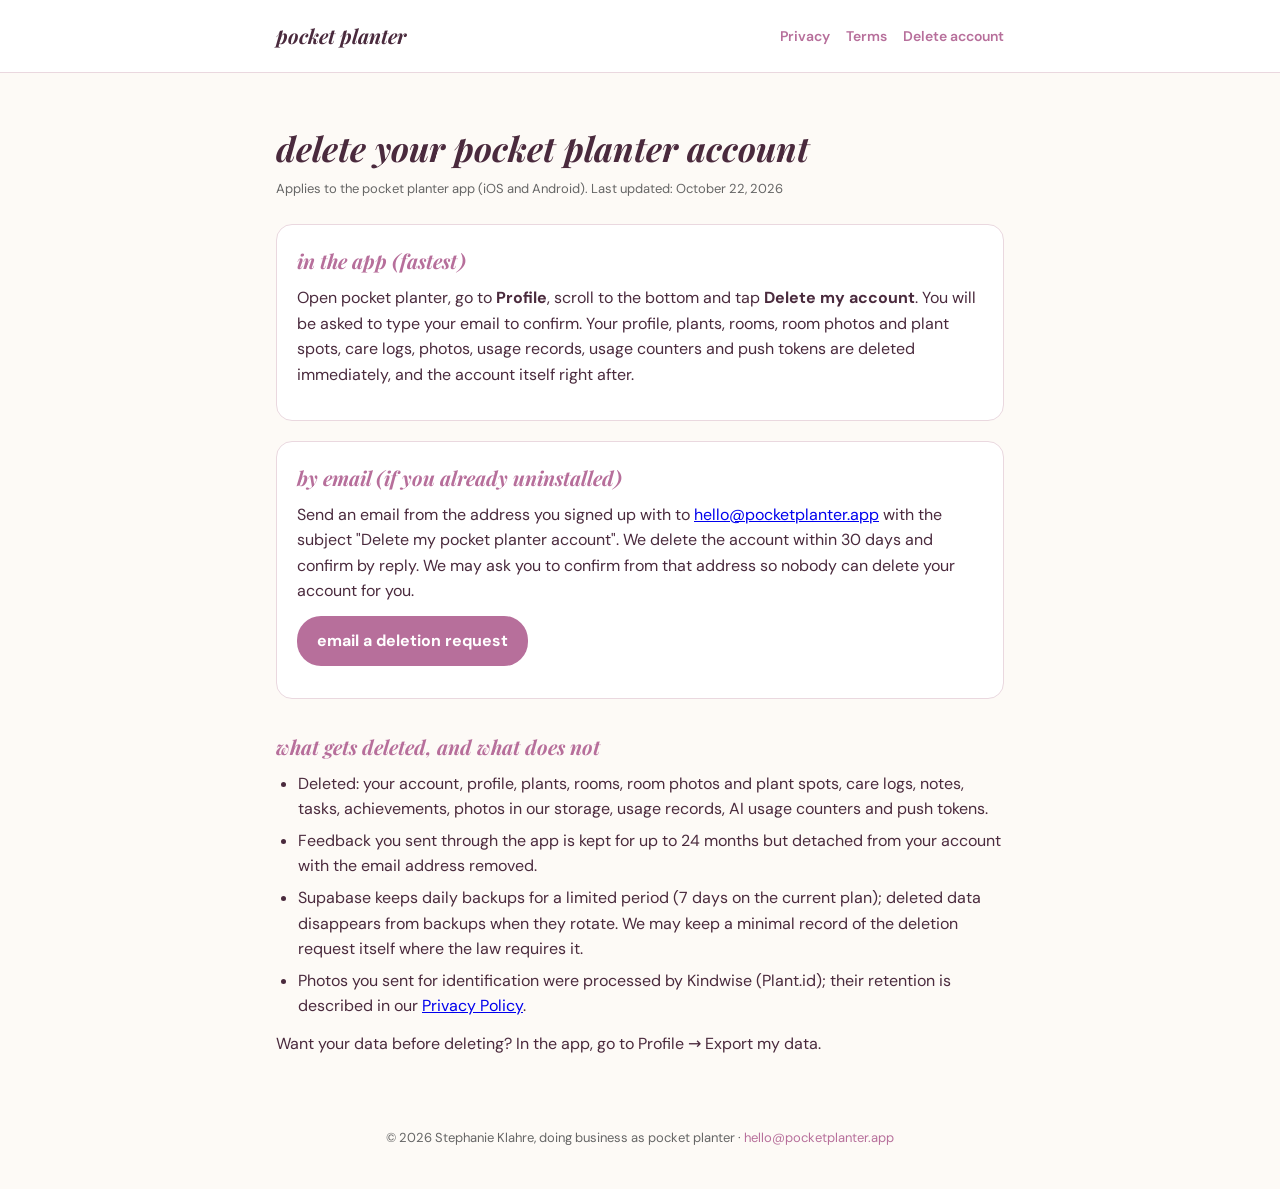
<file: delete-account.html>
<!DOCTYPE html>
<html lang="en">
<head>
  <meta charset="UTF-8">
  <meta name="viewport" content="width=device-width, initial-scale=1.0">
  <title>Delete your account · pocket planter</title>
  <meta name="description" content="How to delete your pocket planter account and all its data.">
  <link rel="icon" type="image/svg+xml" href="favicon.svg">
  <style>
    @font-face { font-family: 'DM Sans'; font-style: italic; font-weight: 300 700; font-display: swap; src: url('fonts/DMSans-italic-latin-ext.woff2') format('woff2'); unicode-range: U+0100-02BA, U+02BD-02C5, U+02C7-02CC, U+02CE-02D7, U+02DD-02FF, U+0304, U+0308, U+0329, U+1D00-1DBF, U+1E00-1E9F, U+1EF2-1EFF, U+2020, U+20A0-20AB, U+20AD-20C4, U+2113, U+2C60-2C7F, U+A720-A7FF; }
    @font-face { font-family: 'DM Sans'; font-style: italic; font-weight: 300 700; font-display: swap; src: url('fonts/DMSans-italic-latin.woff2') format('woff2'); unicode-range: U+0000-00FF, U+0131, U+0152-0153, U+02BB-02BC, U+02C6, U+02DA, U+02DC, U+0304, U+0308, U+0329, U+2000-206F, U+20AC, U+2122, U+2191, U+2193, U+2212, U+2215, U+FEFF, U+FFFD; }
    @font-face { font-family: 'DM Sans'; font-style: normal; font-weight: 300 700; font-display: swap; src: url('fonts/DMSans-normal-latin-ext.woff2') format('woff2'); unicode-range: U+0100-02BA, U+02BD-02C5, U+02C7-02CC, U+02CE-02D7, U+02DD-02FF, U+0304, U+0308, U+0329, U+1D00-1DBF, U+1E00-1E9F, U+1EF2-1EFF, U+2020, U+20A0-20AB, U+20AD-20C4, U+2113, U+2C60-2C7F, U+A720-A7FF; }
    @font-face { font-family: 'DM Sans'; font-style: normal; font-weight: 300 700; font-display: swap; src: url('fonts/DMSans-normal-latin.woff2') format('woff2'); unicode-range: U+0000-00FF, U+0131, U+0152-0153, U+02BB-02BC, U+02C6, U+02DA, U+02DC, U+0304, U+0308, U+0329, U+2000-206F, U+20AC, U+2122, U+2191, U+2193, U+2212, U+2215, U+FEFF, U+FFFD; }
    @font-face { font-family: 'Playfair Display'; font-style: italic; font-weight: 400 900; font-display: swap; src: url('fonts/PlayfairDisplay-italic-latin-ext.woff2') format('woff2'); unicode-range: U+0100-02BA, U+02BD-02C5, U+02C7-02CC, U+02CE-02D7, U+02DD-02FF, U+0304, U+0308, U+0329, U+1D00-1DBF, U+1E00-1E9F, U+1EF2-1EFF, U+2020, U+20A0-20AB, U+20AD-20C4, U+2113, U+2C60-2C7F, U+A720-A7FF; }
    @font-face { font-family: 'Playfair Display'; font-style: italic; font-weight: 400 900; font-display: swap; src: url('fonts/PlayfairDisplay-italic-latin.woff2') format('woff2'); unicode-range: U+0000-00FF, U+0131, U+0152-0153, U+02BB-02BC, U+02C6, U+02DA, U+02DC, U+0304, U+0308, U+0329, U+2000-206F, U+20AC, U+2122, U+2191, U+2193, U+2212, U+2215, U+FEFF, U+FFFD; }
    @font-face { font-family: 'Playfair Display'; font-style: normal; font-weight: 400 900; font-display: swap; src: url('fonts/PlayfairDisplay-normal-latin-ext.woff2') format('woff2'); unicode-range: U+0100-02BA, U+02BD-02C5, U+02C7-02CC, U+02CE-02D7, U+02DD-02FF, U+0304, U+0308, U+0329, U+1D00-1DBF, U+1E00-1E9F, U+1EF2-1EFF, U+2020, U+20A0-20AB, U+20AD-20C4, U+2113, U+2C60-2C7F, U+A720-A7FF; }
    @font-face { font-family: 'Playfair Display'; font-style: normal; font-weight: 400 900; font-display: swap; src: url('fonts/PlayfairDisplay-normal-latin.woff2') format('woff2'); unicode-range: U+0000-00FF, U+0131, U+0152-0153, U+02BB-02BC, U+02C6, U+02DA, U+02DC, U+0304, U+0308, U+0329, U+2000-206F, U+20AC, U+2122, U+2191, U+2193, U+2212, U+2215, U+FEFF, U+FFFD; }
    :root { --cream: #fdfaf6; --deep: #4a2a3d; --plum: #b76f9b; --gray: #666; --lime: #c4d777; }
    *, *::before, *::after { box-sizing: border-box; }
    body { margin: 0; background: var(--cream); color: var(--deep); font-family: 'DM Sans', system-ui, sans-serif; line-height: 1.6; }
    header { background: #fff; border-bottom: 1px solid #ead8df; }
    .wrap { max-width: 760px; margin: 0 auto; padding: 20px 16px; }
    header .wrap { display: flex; align-items: center; justify-content: space-between; gap: 12px; }
    .brand { font-family: 'Playfair Display', serif; font-style: italic; font-weight: 700; color: var(--deep); text-decoration: none; font-size: 20px; }
    nav a { color: var(--plum); text-decoration: none; font-weight: 600; font-size: 14px; margin-left: 16px; }
    h1 { font-family: 'Playfair Display', serif; font-style: italic; font-weight: 700; font-size: 34px; margin: 28px 0 4px; }
    .updated { color: var(--gray); font-size: 13px; margin-bottom: 24px; }
    h2 { font-family: 'Playfair Display', serif; font-style: italic; font-weight: 700; color: var(--plum); font-size: 20px; margin: 32px 0 8px; }
    p { margin: 0 0 12px; font-size: 16px; }
    ul { margin: 0 0 12px; padding-left: 22px; }
    li { margin-bottom: 6px; font-size: 16px; }
    .lead { font-weight: 700; margin: 14px 0 4px; }
    footer { color: var(--gray); font-size: 13px; padding: 40px 16px; text-align: center; }
    footer a { color: var(--plum); text-decoration: none; }
    .card { background: #fff; border: 1px solid #ead8df; border-radius: 16px; padding: 20px; margin: 20px 0; }
    .btn { display: inline-block; background: var(--plum); color: #fff; text-decoration: none; padding: 12px 20px; border-radius: 24px; font-weight: 700; }
  </style>
</head>
<body>
  <header><div class="wrap">
    <a class="brand" href="index.html">pocket planter</a>
    <nav><a href="privacy.html">Privacy</a><a href="terms.html">Terms</a><a href="delete-account.html">Delete account</a></nav>
  </div></header>
  <main class="wrap">
    <h1>delete your pocket planter account</h1>
    <div class="updated">Applies to the pocket planter app (iOS and Android). Last updated: October 22, 2026</div>
    <div class="card">
      <h2 style="margin-top:0">in the app (fastest)</h2>
      <p>Open pocket planter, go to <strong>Profile</strong>, scroll to the bottom and tap <strong>Delete my account</strong>. You will be asked to type your email to confirm. Your profile, plants, rooms, room photos and plant spots, care logs, photos, usage records, usage counters and push tokens are deleted immediately, and the account itself right after.</p>
    </div>
    <div class="card">
      <h2 style="margin-top:0">by email (if you already uninstalled)</h2>
      <p>Send an email from the address you signed up with to <a href="mailto:hello@pocketplanter.app?subject=Delete%20my%20pocket%20planter%20account">hello@pocketplanter.app</a> with the subject "Delete my pocket planter account". We delete the account within 30 days and confirm by reply. We may ask you to confirm from that address so nobody can delete your account for you.</p>
      <p><a class="btn" href="mailto:hello@pocketplanter.app?subject=Delete%20my%20pocket%20planter%20account">email a deletion request</a></p>
    </div>
    <h2>what gets deleted, and what does not</h2>
    <ul>
      <li>Deleted: your account, profile, plants, rooms, room photos and plant spots, care logs, notes, tasks, achievements, photos in our storage, usage records, AI usage counters and push tokens.</li>
      <li>Feedback you sent through the app is kept for up to 24 months but detached from your account with the email address removed.</li>
      <li>Supabase keeps daily backups for a limited period (7 days on the current plan); deleted data disappears from backups when they rotate. We may keep a minimal record of the deletion request itself where the law requires it.</li>
      <li>Photos you sent for identification were processed by Kindwise (Plant.id); their retention is described in our <a href="privacy.html">Privacy Policy</a>.</li>
    </ul>
    <p>Want your data before deleting? In the app, go to Profile → Export my data.</p>
  </main>
  <footer>&copy; 2026 Stephanie Klahre, doing business as pocket planter &middot; <a href="mailto:hello@pocketplanter.app">hello@pocketplanter.app</a></footer>
</body>
</html>
</file>
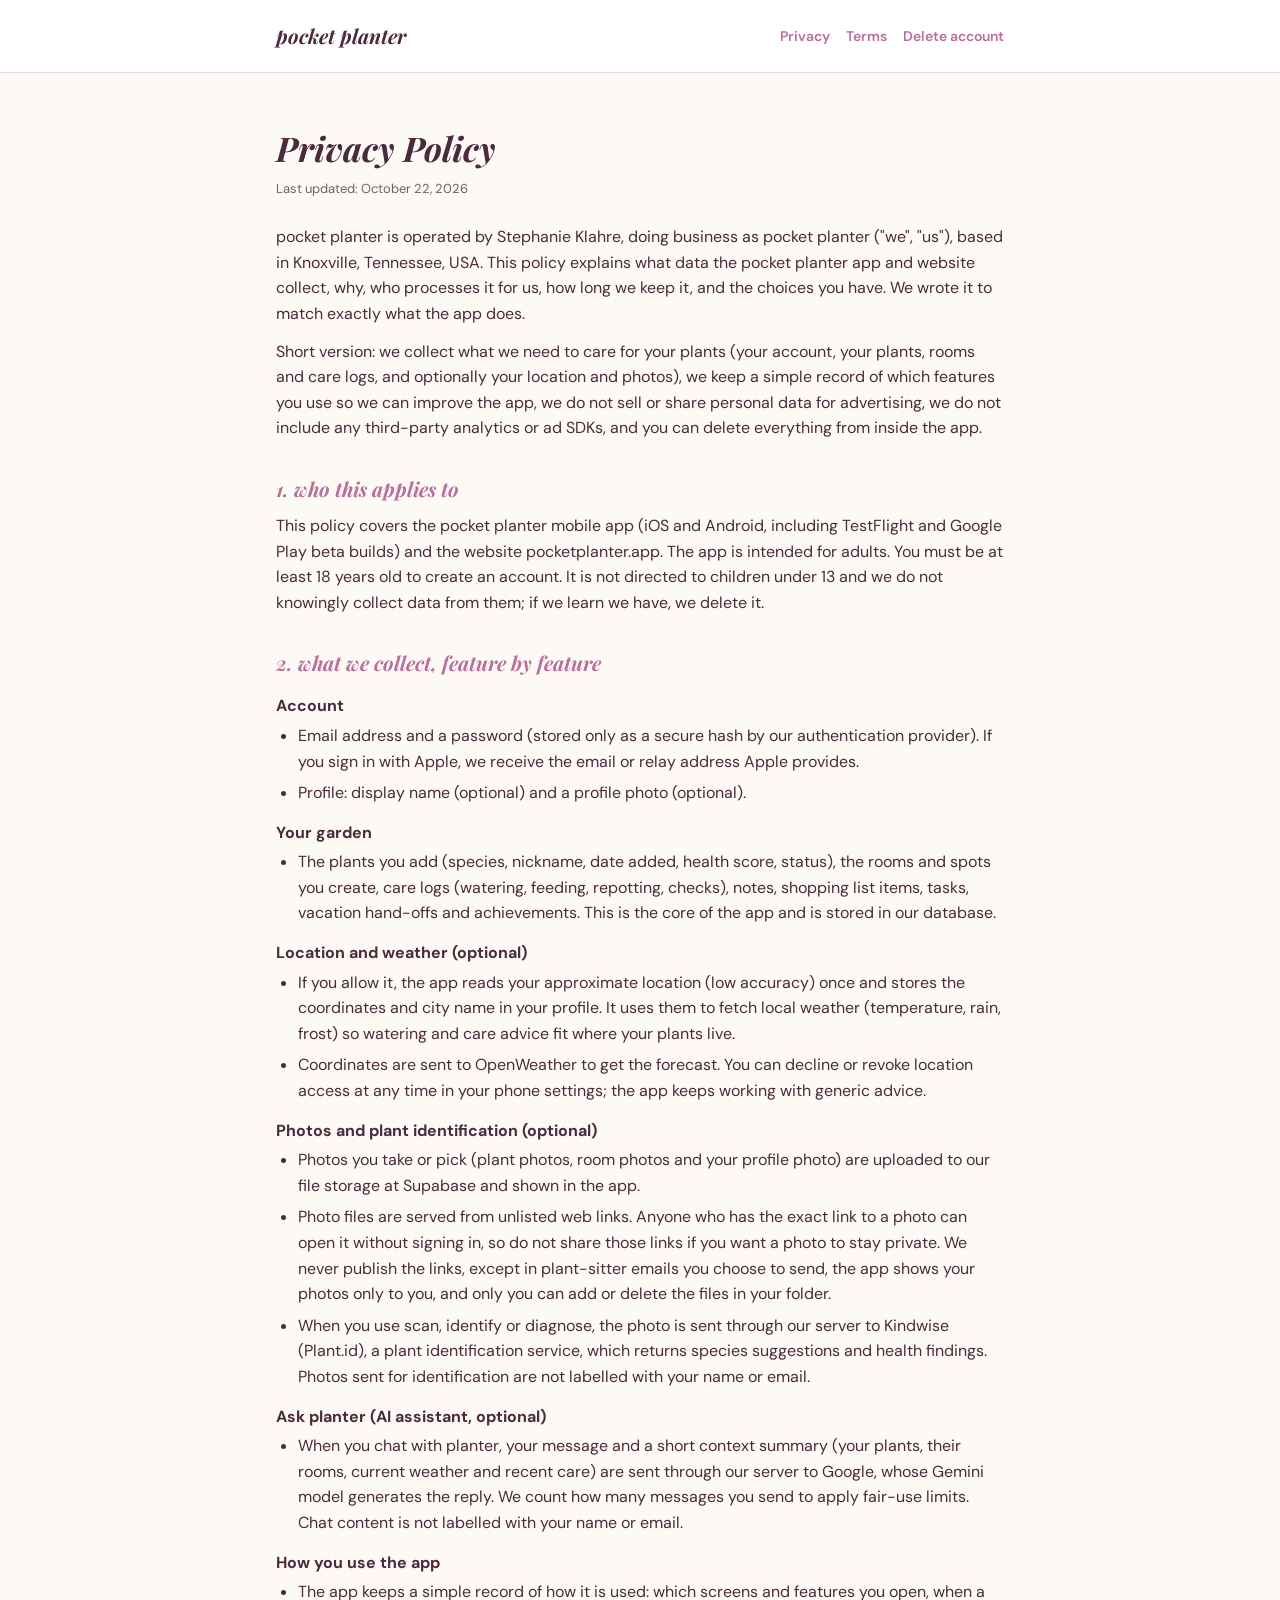
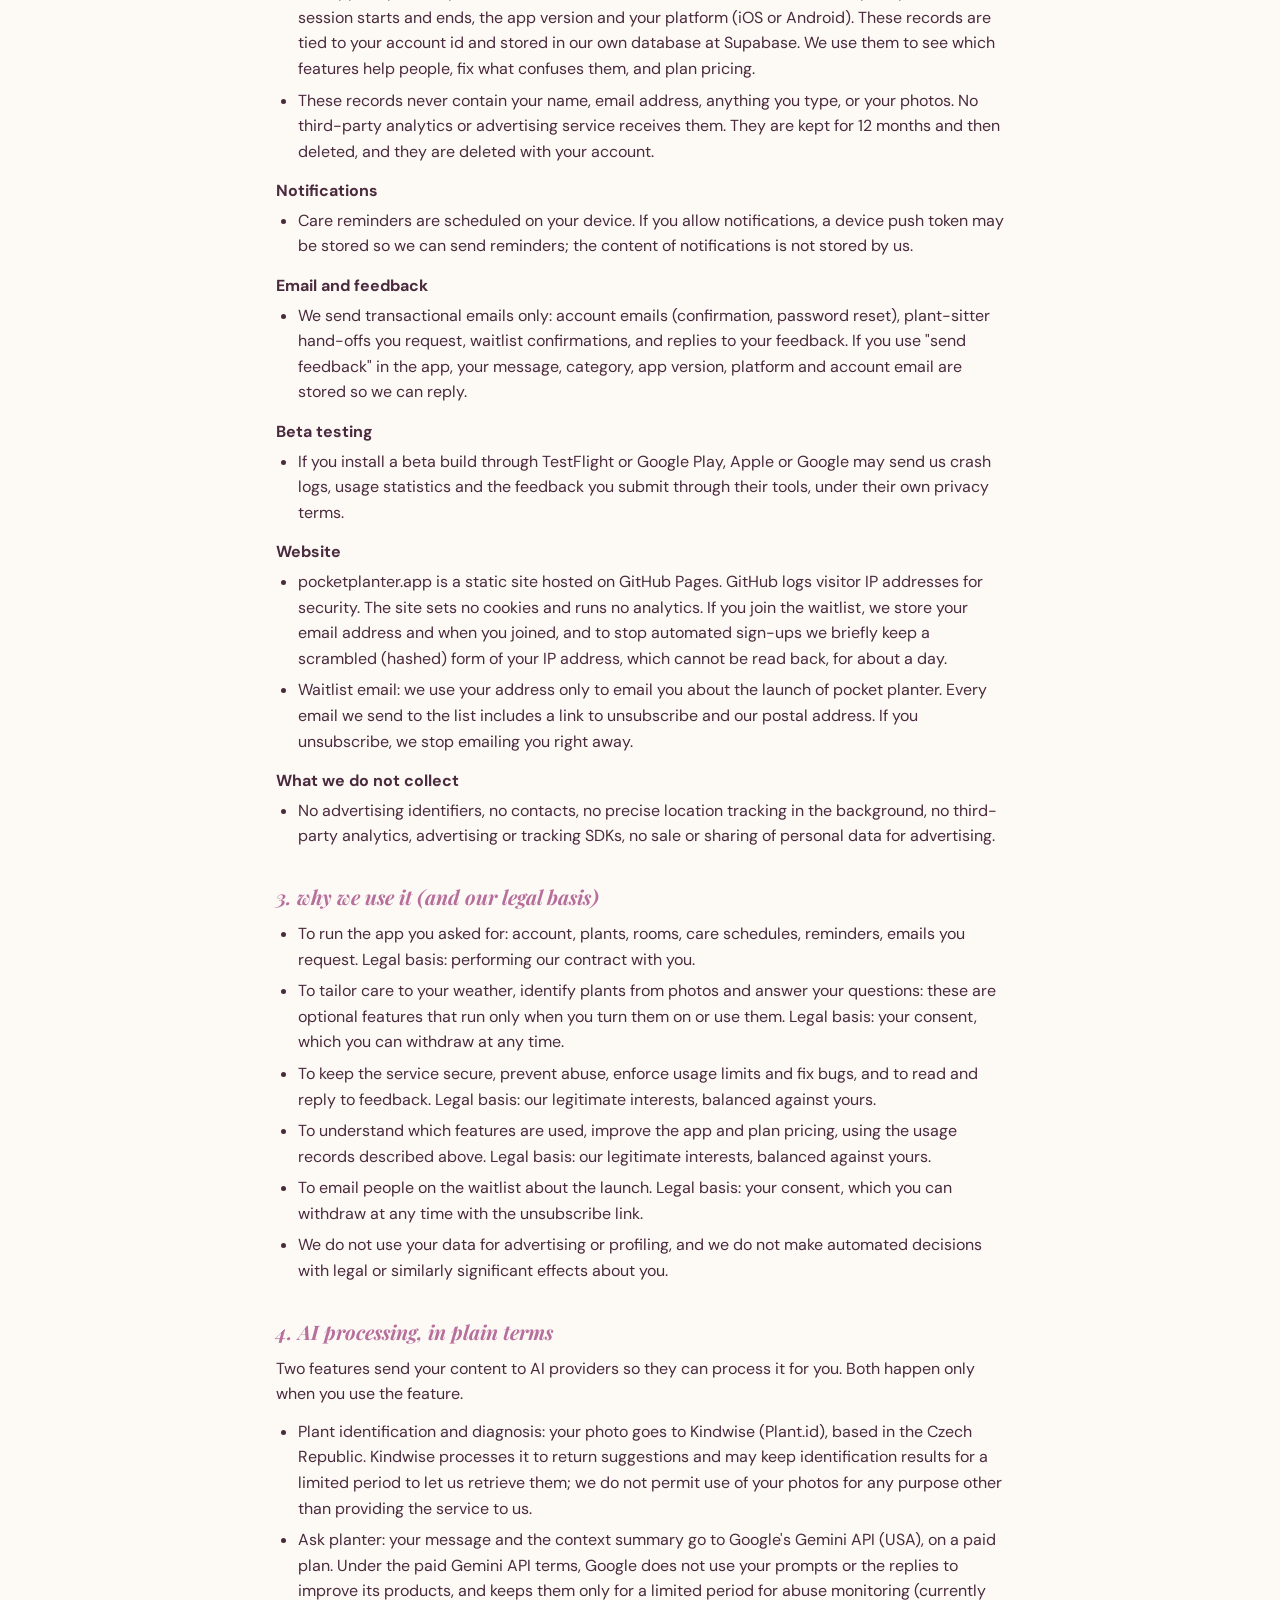
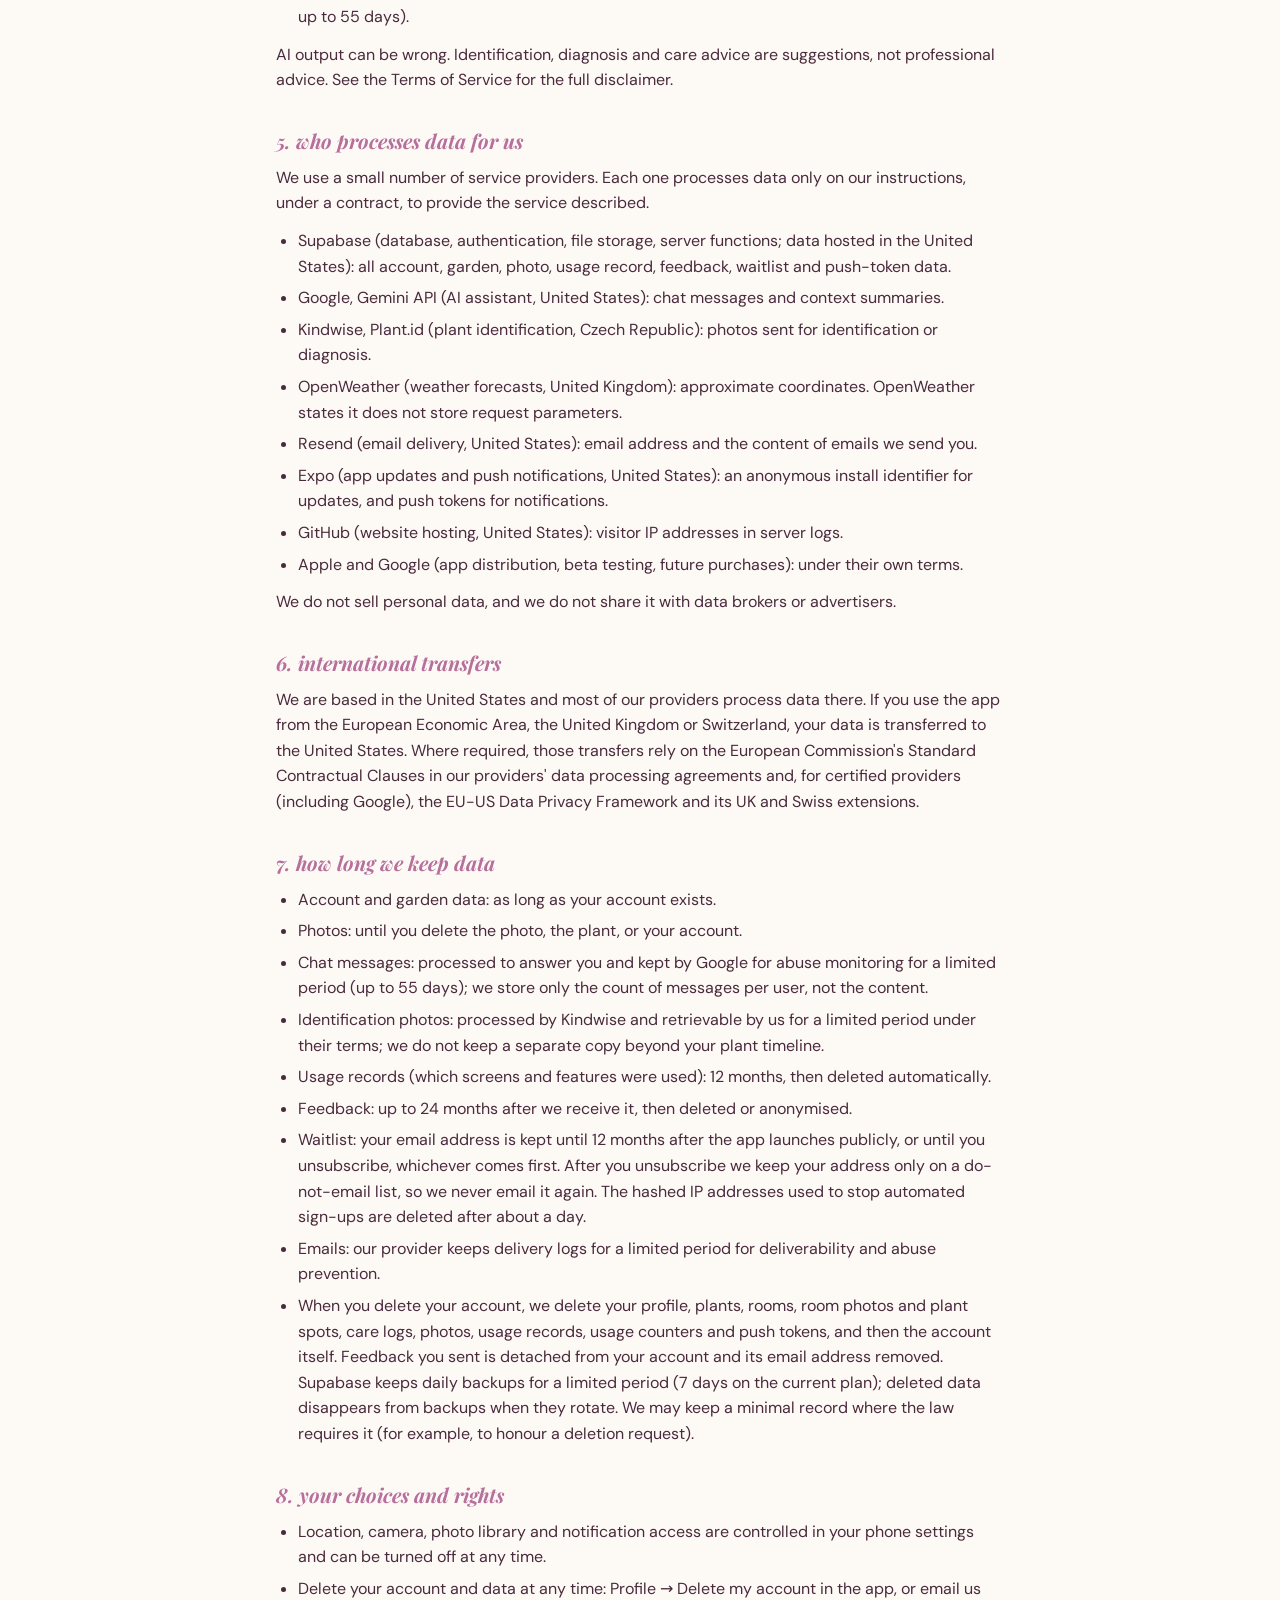
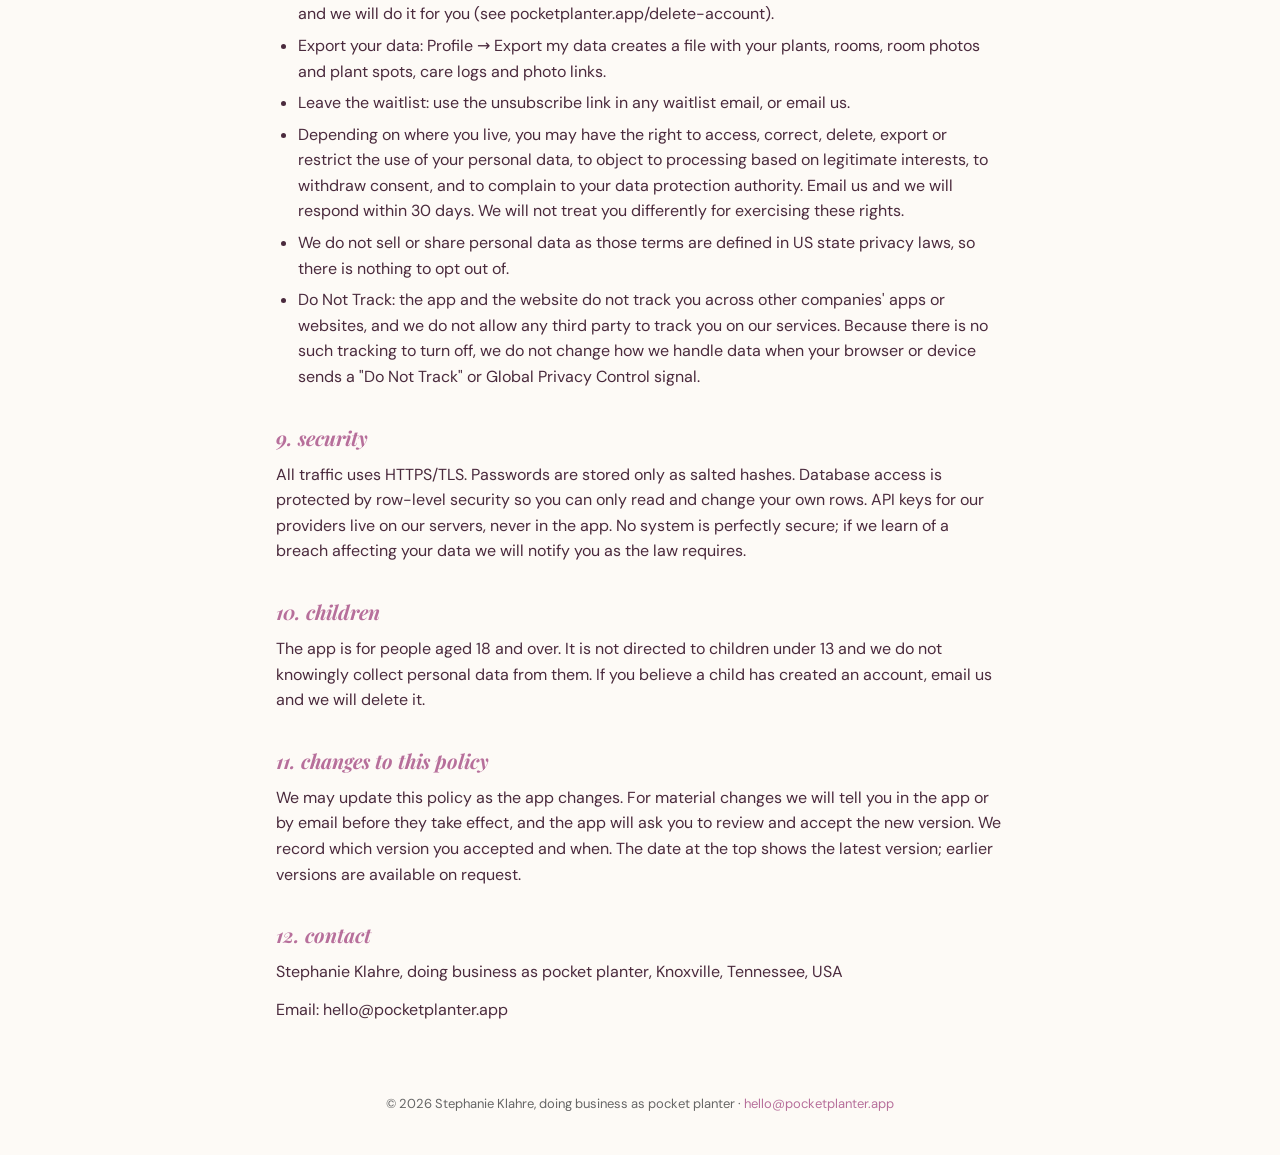
<file: privacy.html>
<!DOCTYPE html>
<html lang="en">
<head>
  <meta charset="UTF-8">
  <meta name="viewport" content="width=device-width, initial-scale=1.0">
  <title>Privacy Policy · pocket planter</title>
  <meta name="description" content="What the pocket planter app collects, why, who processes it, and how to delete it.">
  <link rel="icon" type="image/svg+xml" href="favicon.svg">
  <style>
    @font-face { font-family: 'DM Sans'; font-style: italic; font-weight: 300 700; font-display: swap; src: url('fonts/DMSans-italic-latin-ext.woff2') format('woff2'); unicode-range: U+0100-02BA, U+02BD-02C5, U+02C7-02CC, U+02CE-02D7, U+02DD-02FF, U+0304, U+0308, U+0329, U+1D00-1DBF, U+1E00-1E9F, U+1EF2-1EFF, U+2020, U+20A0-20AB, U+20AD-20C4, U+2113, U+2C60-2C7F, U+A720-A7FF; }
    @font-face { font-family: 'DM Sans'; font-style: italic; font-weight: 300 700; font-display: swap; src: url('fonts/DMSans-italic-latin.woff2') format('woff2'); unicode-range: U+0000-00FF, U+0131, U+0152-0153, U+02BB-02BC, U+02C6, U+02DA, U+02DC, U+0304, U+0308, U+0329, U+2000-206F, U+20AC, U+2122, U+2191, U+2193, U+2212, U+2215, U+FEFF, U+FFFD; }
    @font-face { font-family: 'DM Sans'; font-style: normal; font-weight: 300 700; font-display: swap; src: url('fonts/DMSans-normal-latin-ext.woff2') format('woff2'); unicode-range: U+0100-02BA, U+02BD-02C5, U+02C7-02CC, U+02CE-02D7, U+02DD-02FF, U+0304, U+0308, U+0329, U+1D00-1DBF, U+1E00-1E9F, U+1EF2-1EFF, U+2020, U+20A0-20AB, U+20AD-20C4, U+2113, U+2C60-2C7F, U+A720-A7FF; }
    @font-face { font-family: 'DM Sans'; font-style: normal; font-weight: 300 700; font-display: swap; src: url('fonts/DMSans-normal-latin.woff2') format('woff2'); unicode-range: U+0000-00FF, U+0131, U+0152-0153, U+02BB-02BC, U+02C6, U+02DA, U+02DC, U+0304, U+0308, U+0329, U+2000-206F, U+20AC, U+2122, U+2191, U+2193, U+2212, U+2215, U+FEFF, U+FFFD; }
    @font-face { font-family: 'Playfair Display'; font-style: italic; font-weight: 400 900; font-display: swap; src: url('fonts/PlayfairDisplay-italic-latin-ext.woff2') format('woff2'); unicode-range: U+0100-02BA, U+02BD-02C5, U+02C7-02CC, U+02CE-02D7, U+02DD-02FF, U+0304, U+0308, U+0329, U+1D00-1DBF, U+1E00-1E9F, U+1EF2-1EFF, U+2020, U+20A0-20AB, U+20AD-20C4, U+2113, U+2C60-2C7F, U+A720-A7FF; }
    @font-face { font-family: 'Playfair Display'; font-style: italic; font-weight: 400 900; font-display: swap; src: url('fonts/PlayfairDisplay-italic-latin.woff2') format('woff2'); unicode-range: U+0000-00FF, U+0131, U+0152-0153, U+02BB-02BC, U+02C6, U+02DA, U+02DC, U+0304, U+0308, U+0329, U+2000-206F, U+20AC, U+2122, U+2191, U+2193, U+2212, U+2215, U+FEFF, U+FFFD; }
    @font-face { font-family: 'Playfair Display'; font-style: normal; font-weight: 400 900; font-display: swap; src: url('fonts/PlayfairDisplay-normal-latin-ext.woff2') format('woff2'); unicode-range: U+0100-02BA, U+02BD-02C5, U+02C7-02CC, U+02CE-02D7, U+02DD-02FF, U+0304, U+0308, U+0329, U+1D00-1DBF, U+1E00-1E9F, U+1EF2-1EFF, U+2020, U+20A0-20AB, U+20AD-20C4, U+2113, U+2C60-2C7F, U+A720-A7FF; }
    @font-face { font-family: 'Playfair Display'; font-style: normal; font-weight: 400 900; font-display: swap; src: url('fonts/PlayfairDisplay-normal-latin.woff2') format('woff2'); unicode-range: U+0000-00FF, U+0131, U+0152-0153, U+02BB-02BC, U+02C6, U+02DA, U+02DC, U+0304, U+0308, U+0329, U+2000-206F, U+20AC, U+2122, U+2191, U+2193, U+2212, U+2215, U+FEFF, U+FFFD; }
    :root { --cream: #fdfaf6; --deep: #4a2a3d; --plum: #b76f9b; --gray: #666; --lime: #c4d777; }
    *, *::before, *::after { box-sizing: border-box; }
    body { margin: 0; background: var(--cream); color: var(--deep); font-family: 'DM Sans', system-ui, sans-serif; line-height: 1.6; }
    header { background: #fff; border-bottom: 1px solid #ead8df; }
    .wrap { max-width: 760px; margin: 0 auto; padding: 20px 16px; }
    header .wrap { display: flex; align-items: center; justify-content: space-between; gap: 12px; }
    .brand { font-family: 'Playfair Display', serif; font-style: italic; font-weight: 700; color: var(--deep); text-decoration: none; font-size: 20px; }
    nav a { color: var(--plum); text-decoration: none; font-weight: 600; font-size: 14px; margin-left: 16px; }
    h1 { font-family: 'Playfair Display', serif; font-style: italic; font-weight: 700; font-size: 34px; margin: 28px 0 4px; }
    .updated { color: var(--gray); font-size: 13px; margin-bottom: 24px; }
    h2 { font-family: 'Playfair Display', serif; font-style: italic; font-weight: 700; color: var(--plum); font-size: 20px; margin: 32px 0 8px; }
    p { margin: 0 0 12px; font-size: 16px; }
    ul { margin: 0 0 12px; padding-left: 22px; }
    li { margin-bottom: 6px; font-size: 16px; }
    .lead { font-weight: 700; margin: 14px 0 4px; }
    footer { color: var(--gray); font-size: 13px; padding: 40px 16px; text-align: center; }
    footer a { color: var(--plum); text-decoration: none; }
    .card { background: #fff; border: 1px solid #ead8df; border-radius: 16px; padding: 20px; margin: 20px 0; }
    .btn { display: inline-block; background: var(--plum); color: #fff; text-decoration: none; padding: 12px 20px; border-radius: 24px; font-weight: 700; }
  </style>
</head>
<body>
  <header><div class="wrap">
    <a class="brand" href="index.html">pocket planter</a>
    <nav><a href="privacy.html">Privacy</a><a href="terms.html">Terms</a><a href="delete-account.html">Delete account</a></nav>
  </div></header>
  <main class="wrap">
    <h1>Privacy Policy</h1>
    <div class="updated">Last updated: October 22, 2026</div>
    <p>pocket planter is operated by Stephanie Klahre, doing business as pocket planter ("we", "us"), based in Knoxville, Tennessee, USA. This policy explains what data the pocket planter app and website collect, why, who processes it for us, how long we keep it, and the choices you have. We wrote it to match exactly what the app does.</p>
    <p>Short version: we collect what we need to care for your plants (your account, your plants, rooms and care logs, and optionally your location and photos), we keep a simple record of which features you use so we can improve the app, we do not sell or share personal data for advertising, we do not include any third-party analytics or ad SDKs, and you can delete everything from inside the app.</p>

    <h2>1. who this applies to</h2>
    <p>This policy covers the pocket planter mobile app (iOS and Android, including TestFlight and Google Play beta builds) and the website pocketplanter.app. The app is intended for adults. You must be at least 18 years old to create an account. It is not directed to children under 13 and we do not knowingly collect data from them; if we learn we have, we delete it.</p>

    <h2>2. what we collect, feature by feature</h2>
    <p class="lead">Account</p>
    <ul>
      <li>Email address and a password (stored only as a secure hash by our authentication provider). If you sign in with Apple, we receive the email or relay address Apple provides.</li>
      <li>Profile: display name (optional) and a profile photo (optional).</li>
    </ul>
    <p class="lead">Your garden</p>
    <ul>
      <li>The plants you add (species, nickname, date added, health score, status), the rooms and spots you create, care logs (watering, feeding, repotting, checks), notes, shopping list items, tasks, vacation hand-offs and achievements. This is the core of the app and is stored in our database.</li>
    </ul>
    <p class="lead">Location and weather (optional)</p>
    <ul>
      <li>If you allow it, the app reads your approximate location (low accuracy) once and stores the coordinates and city name in your profile. It uses them to fetch local weather (temperature, rain, frost) so watering and care advice fit where your plants live.</li>
      <li>Coordinates are sent to OpenWeather to get the forecast. You can decline or revoke location access at any time in your phone settings; the app keeps working with generic advice.</li>
    </ul>
    <p class="lead">Photos and plant identification (optional)</p>
    <ul>
      <li>Photos you take or pick (plant photos, room photos and your profile photo) are uploaded to our file storage at Supabase and shown in the app.</li>
      <li>Photo files are served from unlisted web links. Anyone who has the exact link to a photo can open it without signing in, so do not share those links if you want a photo to stay private. We never publish the links, except in plant-sitter emails you choose to send, the app shows your photos only to you, and only you can add or delete the files in your folder.</li>
      <li>When you use scan, identify or diagnose, the photo is sent through our server to Kindwise (Plant.id), a plant identification service, which returns species suggestions and health findings. Photos sent for identification are not labelled with your name or email.</li>
    </ul>
    <p class="lead">Ask planter (AI assistant, optional)</p>
    <ul>
      <li>When you chat with planter, your message and a short context summary (your plants, their rooms, current weather and recent care) are sent through our server to Google, whose Gemini model generates the reply. We count how many messages you send to apply fair-use limits. Chat content is not labelled with your name or email.</li>
    </ul>
    <p class="lead">How you use the app</p>
    <ul>
      <li>The app keeps a simple record of how it is used: which screens and features you open, when a session starts and ends, the app version and your platform (iOS or Android). These records are tied to your account id and stored in our own database at Supabase. We use them to see which features help people, fix what confuses them, and plan pricing.</li>
      <li>These records never contain your name, email address, anything you type, or your photos. No third-party analytics or advertising service receives them. They are kept for 12 months and then deleted, and they are deleted with your account.</li>
    </ul>
    <p class="lead">Notifications</p>
    <ul>
      <li>Care reminders are scheduled on your device. If you allow notifications, a device push token may be stored so we can send reminders; the content of notifications is not stored by us.</li>
    </ul>
    <p class="lead">Email and feedback</p>
    <ul>
      <li>We send transactional emails only: account emails (confirmation, password reset), plant-sitter hand-offs you request, waitlist confirmations, and replies to your feedback. If you use "send feedback" in the app, your message, category, app version, platform and account email are stored so we can reply.</li>
    </ul>
    <p class="lead">Beta testing</p>
    <ul>
      <li>If you install a beta build through TestFlight or Google Play, Apple or Google may send us crash logs, usage statistics and the feedback you submit through their tools, under their own privacy terms.</li>
    </ul>
    <p class="lead">Website</p>
    <ul>
      <li>pocketplanter.app is a static site hosted on GitHub Pages. GitHub logs visitor IP addresses for security. The site sets no cookies and runs no analytics. If you join the waitlist, we store your email address and when you joined, and to stop automated sign-ups we briefly keep a scrambled (hashed) form of your IP address, which cannot be read back, for about a day.</li>
      <li>Waitlist email: we use your address only to email you about the launch of pocket planter. Every email we send to the list includes a link to unsubscribe and our postal address. If you unsubscribe, we stop emailing you right away.</li>
    </ul>
    <p class="lead">What we do not collect</p>
    <ul>
      <li>No advertising identifiers, no contacts, no precise location tracking in the background, no third-party analytics, advertising or tracking SDKs, no sale or sharing of personal data for advertising.</li>
    </ul>

    <h2>3. why we use it (and our legal basis)</h2>
    <ul>
      <li>To run the app you asked for: account, plants, rooms, care schedules, reminders, emails you request. Legal basis: performing our contract with you.</li>
      <li>To tailor care to your weather, identify plants from photos and answer your questions: these are optional features that run only when you turn them on or use them. Legal basis: your consent, which you can withdraw at any time.</li>
      <li>To keep the service secure, prevent abuse, enforce usage limits and fix bugs, and to read and reply to feedback. Legal basis: our legitimate interests, balanced against yours.</li>
      <li>To understand which features are used, improve the app and plan pricing, using the usage records described above. Legal basis: our legitimate interests, balanced against yours.</li>
      <li>To email people on the waitlist about the launch. Legal basis: your consent, which you can withdraw at any time with the unsubscribe link.</li>
      <li>We do not use your data for advertising or profiling, and we do not make automated decisions with legal or similarly significant effects about you.</li>
    </ul>

    <h2>4. AI processing, in plain terms</h2>
    <p>Two features send your content to AI providers so they can process it for you. Both happen only when you use the feature.</p>
    <ul>
      <li>Plant identification and diagnosis: your photo goes to Kindwise (Plant.id), based in the Czech Republic. Kindwise processes it to return suggestions and may keep identification results for a limited period to let us retrieve them; we do not permit use of your photos for any purpose other than providing the service to us.</li>
      <li>Ask planter: your message and the context summary go to Google's Gemini API (USA), on a paid plan. Under the paid Gemini API terms, Google does not use your prompts or the replies to improve its products, and keeps them only for a limited period for abuse monitoring (currently up to 55 days).</li>
    </ul>
    <p>AI output can be wrong. Identification, diagnosis and care advice are suggestions, not professional advice. See the Terms of Service for the full disclaimer.</p>

    <h2>5. who processes data for us</h2>
    <p>We use a small number of service providers. Each one processes data only on our instructions, under a contract, to provide the service described.</p>
    <ul>
      <li>Supabase (database, authentication, file storage, server functions; data hosted in the United States): all account, garden, photo, usage record, feedback, waitlist and push-token data.</li>
      <li>Google, Gemini API (AI assistant, United States): chat messages and context summaries.</li>
      <li>Kindwise, Plant.id (plant identification, Czech Republic): photos sent for identification or diagnosis.</li>
      <li>OpenWeather (weather forecasts, United Kingdom): approximate coordinates. OpenWeather states it does not store request parameters.</li>
      <li>Resend (email delivery, United States): email address and the content of emails we send you.</li>
      <li>Expo (app updates and push notifications, United States): an anonymous install identifier for updates, and push tokens for notifications.</li>
      <li>GitHub (website hosting, United States): visitor IP addresses in server logs.</li>
      <li>Apple and Google (app distribution, beta testing, future purchases): under their own terms.</li>
    </ul>
    <p>We do not sell personal data, and we do not share it with data brokers or advertisers.</p>

    <h2>6. international transfers</h2>
    <p>We are based in the United States and most of our providers process data there. If you use the app from the European Economic Area, the United Kingdom or Switzerland, your data is transferred to the United States. Where required, those transfers rely on the European Commission's Standard Contractual Clauses in our providers' data processing agreements and, for certified providers (including Google), the EU-US Data Privacy Framework and its UK and Swiss extensions.</p>

    <h2>7. how long we keep data</h2>
    <ul>
      <li>Account and garden data: as long as your account exists.</li>
      <li>Photos: until you delete the photo, the plant, or your account.</li>
      <li>Chat messages: processed to answer you and kept by Google for abuse monitoring for a limited period (up to 55 days); we store only the count of messages per user, not the content.</li>
      <li>Identification photos: processed by Kindwise and retrievable by us for a limited period under their terms; we do not keep a separate copy beyond your plant timeline.</li>
      <li>Usage records (which screens and features were used): 12 months, then deleted automatically.</li>
      <li>Feedback: up to 24 months after we receive it, then deleted or anonymised.</li>
      <li>Waitlist: your email address is kept until 12 months after the app launches publicly, or until you unsubscribe, whichever comes first. After you unsubscribe we keep your address only on a do-not-email list, so we never email it again. The hashed IP addresses used to stop automated sign-ups are deleted after about a day.</li>
      <li>Emails: our provider keeps delivery logs for a limited period for deliverability and abuse prevention.</li>
      <li>When you delete your account, we delete your profile, plants, rooms, room photos and plant spots, care logs, photos, usage records, usage counters and push tokens, and then the account itself. Feedback you sent is detached from your account and its email address removed. Supabase keeps daily backups for a limited period (7 days on the current plan); deleted data disappears from backups when they rotate. We may keep a minimal record where the law requires it (for example, to honour a deletion request).</li>
    </ul>

    <h2>8. your choices and rights</h2>
    <ul>
      <li>Location, camera, photo library and notification access are controlled in your phone settings and can be turned off at any time.</li>
      <li>Delete your account and data at any time: Profile → Delete my account in the app, or email us and we will do it for you (see pocketplanter.app/delete-account).</li>
      <li>Export your data: Profile → Export my data creates a file with your plants, rooms, room photos and plant spots, care logs and photo links.</li>
      <li>Leave the waitlist: use the unsubscribe link in any waitlist email, or email us.</li>
      <li>Depending on where you live, you may have the right to access, correct, delete, export or restrict the use of your personal data, to object to processing based on legitimate interests, to withdraw consent, and to complain to your data protection authority. Email us and we will respond within 30 days. We will not treat you differently for exercising these rights.</li>
      <li>We do not sell or share personal data as those terms are defined in US state privacy laws, so there is nothing to opt out of.</li>
      <li>Do Not Track: the app and the website do not track you across other companies' apps or websites, and we do not allow any third party to track you on our services. Because there is no such tracking to turn off, we do not change how we handle data when your browser or device sends a "Do Not Track" or Global Privacy Control signal.</li>
    </ul>

    <h2>9. security</h2>
    <p>All traffic uses HTTPS/TLS. Passwords are stored only as salted hashes. Database access is protected by row-level security so you can only read and change your own rows. API keys for our providers live on our servers, never in the app. No system is perfectly secure; if we learn of a breach affecting your data we will notify you as the law requires.</p>

    <h2>10. children</h2>
    <p>The app is for people aged 18 and over. It is not directed to children under 13 and we do not knowingly collect personal data from them. If you believe a child has created an account, email us and we will delete it.</p>

    <h2>11. changes to this policy</h2>
    <p>We may update this policy as the app changes. For material changes we will tell you in the app or by email before they take effect, and the app will ask you to review and accept the new version. We record which version you accepted and when. The date at the top shows the latest version; earlier versions are available on request.</p>

    <h2>12. contact</h2>
    <p>Stephanie Klahre, doing business as pocket planter, Knoxville, Tennessee, USA</p>
    <p>Email: hello@pocketplanter.app</p>

  </main>
  <footer>&copy; 2026 Stephanie Klahre, doing business as pocket planter &middot; <a href="mailto:hello@pocketplanter.app">hello@pocketplanter.app</a></footer>
</body>
</html>
</file>
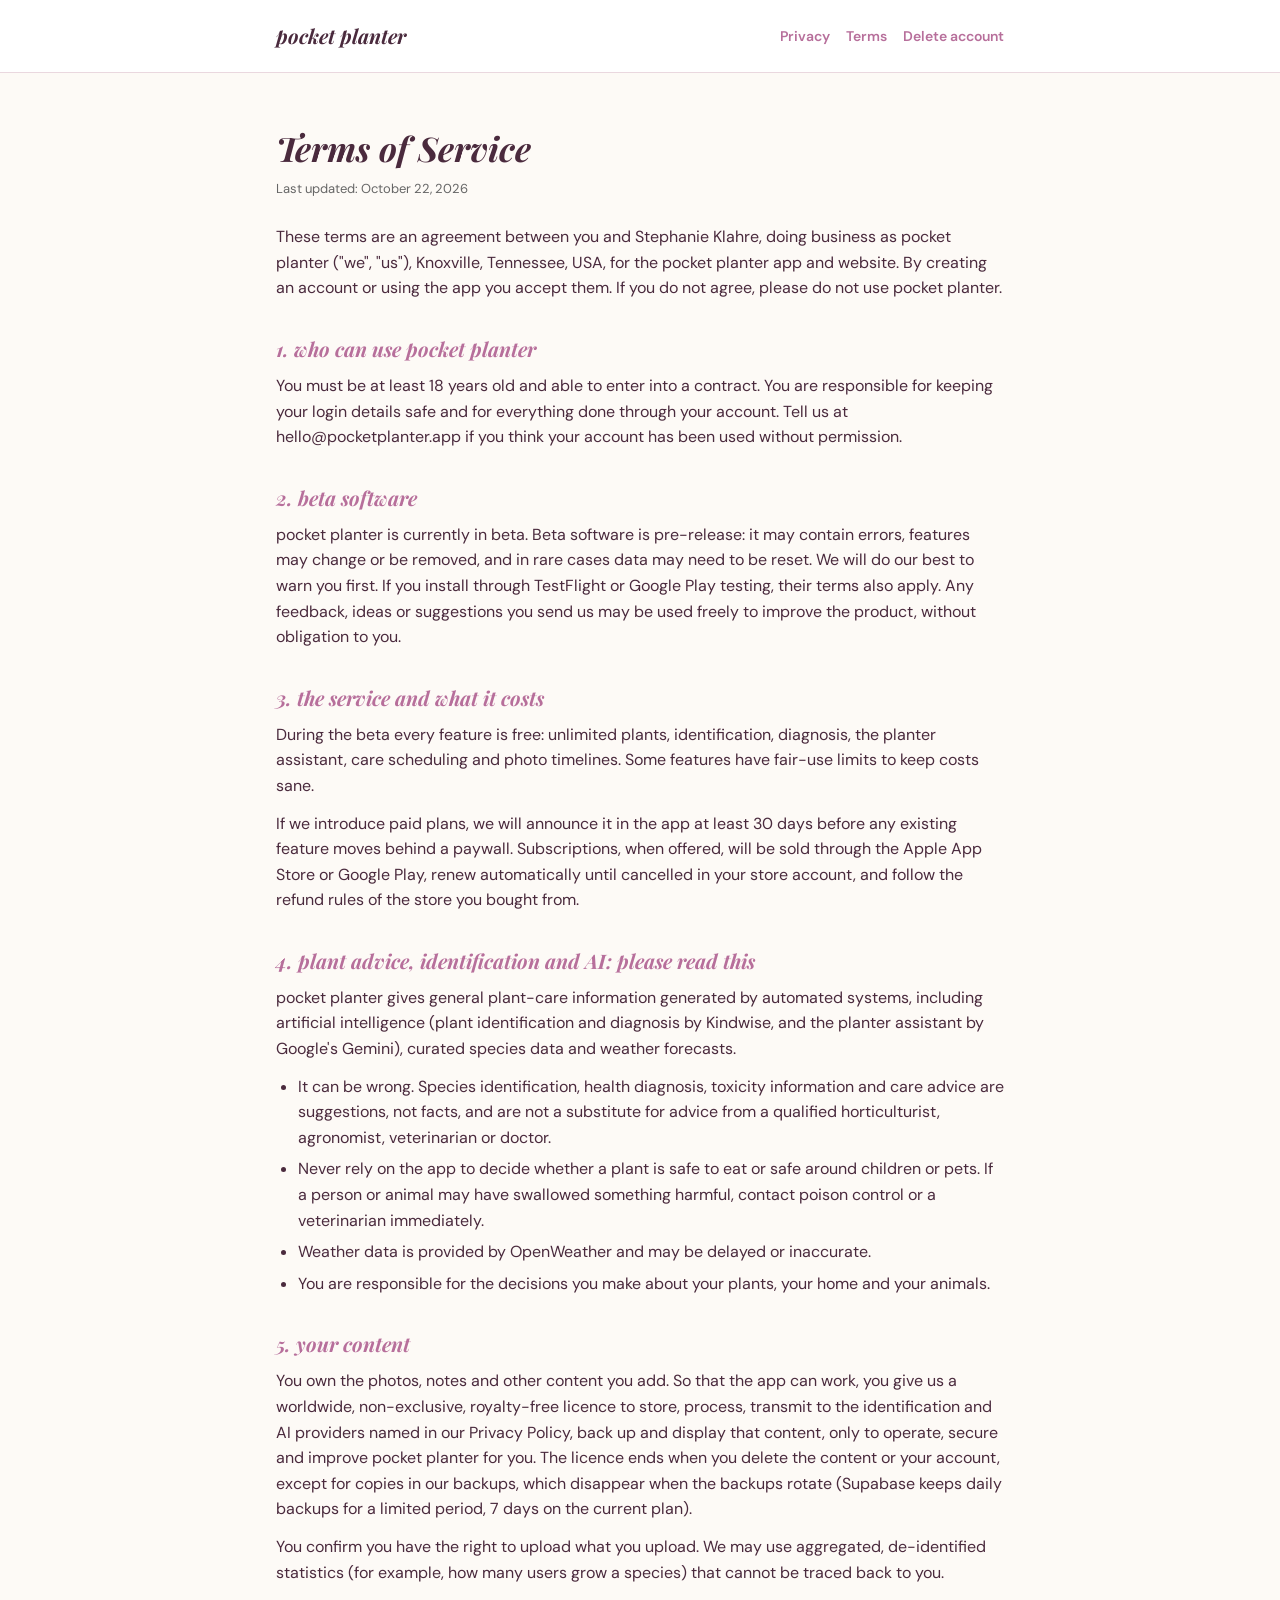
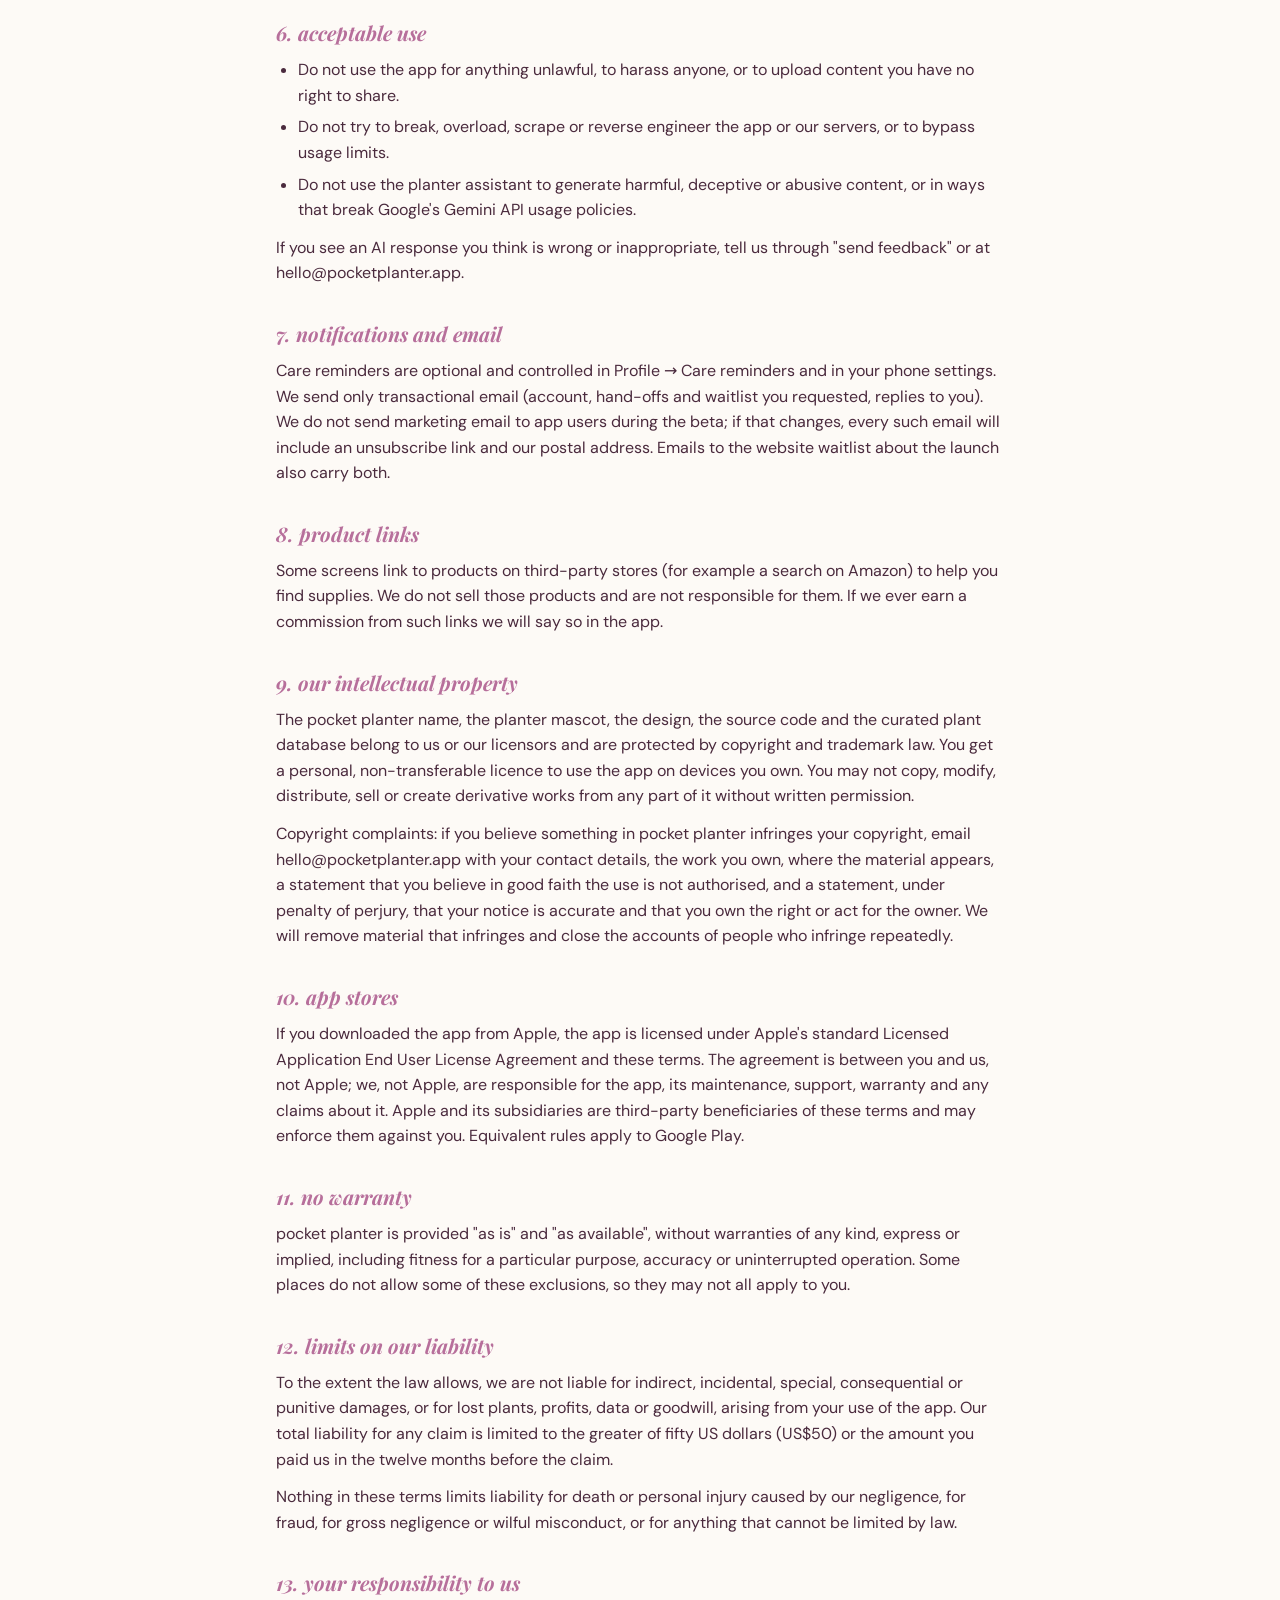
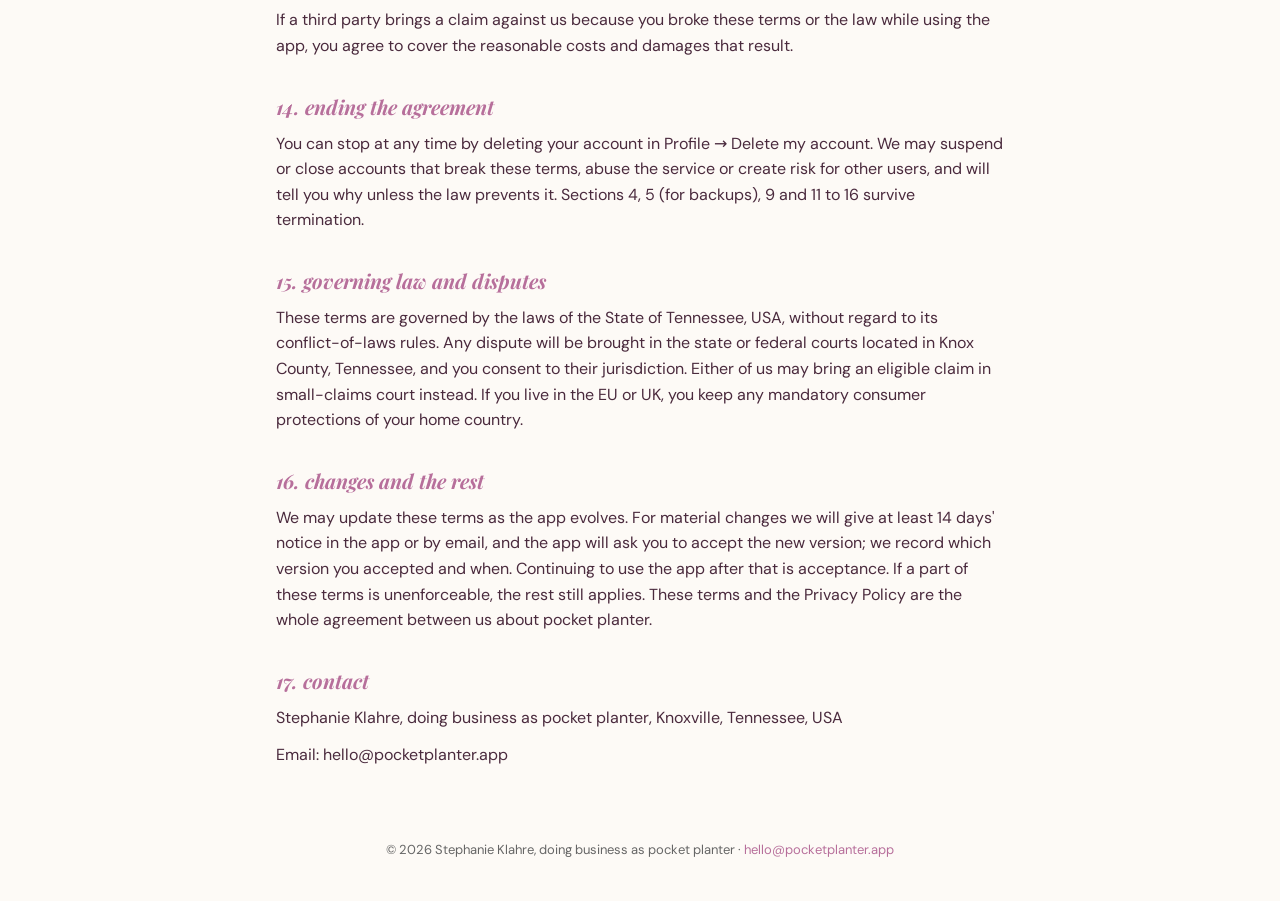
<file: terms.html>
<!DOCTYPE html>
<html lang="en">
<head>
  <meta charset="UTF-8">
  <meta name="viewport" content="width=device-width, initial-scale=1.0">
  <title>Terms of Service · pocket planter</title>
  <meta name="description" content="The terms for using the pocket planter app, including the plant-care and AI disclaimer.">
  <link rel="icon" type="image/svg+xml" href="favicon.svg">
  <style>
    @font-face { font-family: 'DM Sans'; font-style: italic; font-weight: 300 700; font-display: swap; src: url('fonts/DMSans-italic-latin-ext.woff2') format('woff2'); unicode-range: U+0100-02BA, U+02BD-02C5, U+02C7-02CC, U+02CE-02D7, U+02DD-02FF, U+0304, U+0308, U+0329, U+1D00-1DBF, U+1E00-1E9F, U+1EF2-1EFF, U+2020, U+20A0-20AB, U+20AD-20C4, U+2113, U+2C60-2C7F, U+A720-A7FF; }
    @font-face { font-family: 'DM Sans'; font-style: italic; font-weight: 300 700; font-display: swap; src: url('fonts/DMSans-italic-latin.woff2') format('woff2'); unicode-range: U+0000-00FF, U+0131, U+0152-0153, U+02BB-02BC, U+02C6, U+02DA, U+02DC, U+0304, U+0308, U+0329, U+2000-206F, U+20AC, U+2122, U+2191, U+2193, U+2212, U+2215, U+FEFF, U+FFFD; }
    @font-face { font-family: 'DM Sans'; font-style: normal; font-weight: 300 700; font-display: swap; src: url('fonts/DMSans-normal-latin-ext.woff2') format('woff2'); unicode-range: U+0100-02BA, U+02BD-02C5, U+02C7-02CC, U+02CE-02D7, U+02DD-02FF, U+0304, U+0308, U+0329, U+1D00-1DBF, U+1E00-1E9F, U+1EF2-1EFF, U+2020, U+20A0-20AB, U+20AD-20C4, U+2113, U+2C60-2C7F, U+A720-A7FF; }
    @font-face { font-family: 'DM Sans'; font-style: normal; font-weight: 300 700; font-display: swap; src: url('fonts/DMSans-normal-latin.woff2') format('woff2'); unicode-range: U+0000-00FF, U+0131, U+0152-0153, U+02BB-02BC, U+02C6, U+02DA, U+02DC, U+0304, U+0308, U+0329, U+2000-206F, U+20AC, U+2122, U+2191, U+2193, U+2212, U+2215, U+FEFF, U+FFFD; }
    @font-face { font-family: 'Playfair Display'; font-style: italic; font-weight: 400 900; font-display: swap; src: url('fonts/PlayfairDisplay-italic-latin-ext.woff2') format('woff2'); unicode-range: U+0100-02BA, U+02BD-02C5, U+02C7-02CC, U+02CE-02D7, U+02DD-02FF, U+0304, U+0308, U+0329, U+1D00-1DBF, U+1E00-1E9F, U+1EF2-1EFF, U+2020, U+20A0-20AB, U+20AD-20C4, U+2113, U+2C60-2C7F, U+A720-A7FF; }
    @font-face { font-family: 'Playfair Display'; font-style: italic; font-weight: 400 900; font-display: swap; src: url('fonts/PlayfairDisplay-italic-latin.woff2') format('woff2'); unicode-range: U+0000-00FF, U+0131, U+0152-0153, U+02BB-02BC, U+02C6, U+02DA, U+02DC, U+0304, U+0308, U+0329, U+2000-206F, U+20AC, U+2122, U+2191, U+2193, U+2212, U+2215, U+FEFF, U+FFFD; }
    @font-face { font-family: 'Playfair Display'; font-style: normal; font-weight: 400 900; font-display: swap; src: url('fonts/PlayfairDisplay-normal-latin-ext.woff2') format('woff2'); unicode-range: U+0100-02BA, U+02BD-02C5, U+02C7-02CC, U+02CE-02D7, U+02DD-02FF, U+0304, U+0308, U+0329, U+1D00-1DBF, U+1E00-1E9F, U+1EF2-1EFF, U+2020, U+20A0-20AB, U+20AD-20C4, U+2113, U+2C60-2C7F, U+A720-A7FF; }
    @font-face { font-family: 'Playfair Display'; font-style: normal; font-weight: 400 900; font-display: swap; src: url('fonts/PlayfairDisplay-normal-latin.woff2') format('woff2'); unicode-range: U+0000-00FF, U+0131, U+0152-0153, U+02BB-02BC, U+02C6, U+02DA, U+02DC, U+0304, U+0308, U+0329, U+2000-206F, U+20AC, U+2122, U+2191, U+2193, U+2212, U+2215, U+FEFF, U+FFFD; }
    :root { --cream: #fdfaf6; --deep: #4a2a3d; --plum: #b76f9b; --gray: #666; --lime: #c4d777; }
    *, *::before, *::after { box-sizing: border-box; }
    body { margin: 0; background: var(--cream); color: var(--deep); font-family: 'DM Sans', system-ui, sans-serif; line-height: 1.6; }
    header { background: #fff; border-bottom: 1px solid #ead8df; }
    .wrap { max-width: 760px; margin: 0 auto; padding: 20px 16px; }
    header .wrap { display: flex; align-items: center; justify-content: space-between; gap: 12px; }
    .brand { font-family: 'Playfair Display', serif; font-style: italic; font-weight: 700; color: var(--deep); text-decoration: none; font-size: 20px; }
    nav a { color: var(--plum); text-decoration: none; font-weight: 600; font-size: 14px; margin-left: 16px; }
    h1 { font-family: 'Playfair Display', serif; font-style: italic; font-weight: 700; font-size: 34px; margin: 28px 0 4px; }
    .updated { color: var(--gray); font-size: 13px; margin-bottom: 24px; }
    h2 { font-family: 'Playfair Display', serif; font-style: italic; font-weight: 700; color: var(--plum); font-size: 20px; margin: 32px 0 8px; }
    p { margin: 0 0 12px; font-size: 16px; }
    ul { margin: 0 0 12px; padding-left: 22px; }
    li { margin-bottom: 6px; font-size: 16px; }
    .lead { font-weight: 700; margin: 14px 0 4px; }
    footer { color: var(--gray); font-size: 13px; padding: 40px 16px; text-align: center; }
    footer a { color: var(--plum); text-decoration: none; }
    .card { background: #fff; border: 1px solid #ead8df; border-radius: 16px; padding: 20px; margin: 20px 0; }
    .btn { display: inline-block; background: var(--plum); color: #fff; text-decoration: none; padding: 12px 20px; border-radius: 24px; font-weight: 700; }
  </style>
</head>
<body>
  <header><div class="wrap">
    <a class="brand" href="index.html">pocket planter</a>
    <nav><a href="privacy.html">Privacy</a><a href="terms.html">Terms</a><a href="delete-account.html">Delete account</a></nav>
  </div></header>
  <main class="wrap">
    <h1>Terms of Service</h1>
    <div class="updated">Last updated: October 22, 2026</div>
    <p>These terms are an agreement between you and Stephanie Klahre, doing business as pocket planter ("we", "us"), Knoxville, Tennessee, USA, for the pocket planter app and website. By creating an account or using the app you accept them. If you do not agree, please do not use pocket planter.</p>

    <h2>1. who can use pocket planter</h2>
    <p>You must be at least 18 years old and able to enter into a contract. You are responsible for keeping your login details safe and for everything done through your account. Tell us at hello@pocketplanter.app if you think your account has been used without permission.</p>

    <h2>2. beta software</h2>
    <p>pocket planter is currently in beta. Beta software is pre-release: it may contain errors, features may change or be removed, and in rare cases data may need to be reset. We will do our best to warn you first. If you install through TestFlight or Google Play testing, their terms also apply. Any feedback, ideas or suggestions you send us may be used freely to improve the product, without obligation to you.</p>

    <h2>3. the service and what it costs</h2>
    <p>During the beta every feature is free: unlimited plants, identification, diagnosis, the planter assistant, care scheduling and photo timelines. Some features have fair-use limits to keep costs sane.</p>
    <p>If we introduce paid plans, we will announce it in the app at least 30 days before any existing feature moves behind a paywall. Subscriptions, when offered, will be sold through the Apple App Store or Google Play, renew automatically until cancelled in your store account, and follow the refund rules of the store you bought from.</p>

    <h2>4. plant advice, identification and AI: please read this</h2>
    <p>pocket planter gives general plant-care information generated by automated systems, including artificial intelligence (plant identification and diagnosis by Kindwise, and the planter assistant by Google's Gemini), curated species data and weather forecasts.</p>
    <ul>
      <li>It can be wrong. Species identification, health diagnosis, toxicity information and care advice are suggestions, not facts, and are not a substitute for advice from a qualified horticulturist, agronomist, veterinarian or doctor.</li>
      <li>Never rely on the app to decide whether a plant is safe to eat or safe around children or pets. If a person or animal may have swallowed something harmful, contact poison control or a veterinarian immediately.</li>
      <li>Weather data is provided by OpenWeather and may be delayed or inaccurate.</li>
      <li>You are responsible for the decisions you make about your plants, your home and your animals.</li>
    </ul>

    <h2>5. your content</h2>
    <p>You own the photos, notes and other content you add. So that the app can work, you give us a worldwide, non-exclusive, royalty-free licence to store, process, transmit to the identification and AI providers named in our Privacy Policy, back up and display that content, only to operate, secure and improve pocket planter for you. The licence ends when you delete the content or your account, except for copies in our backups, which disappear when the backups rotate (Supabase keeps daily backups for a limited period, 7 days on the current plan).</p>
    <p>You confirm you have the right to upload what you upload. We may use aggregated, de-identified statistics (for example, how many users grow a species) that cannot be traced back to you.</p>

    <h2>6. acceptable use</h2>
    <ul>
      <li>Do not use the app for anything unlawful, to harass anyone, or to upload content you have no right to share.</li>
      <li>Do not try to break, overload, scrape or reverse engineer the app or our servers, or to bypass usage limits.</li>
      <li>Do not use the planter assistant to generate harmful, deceptive or abusive content, or in ways that break Google's Gemini API usage policies.</li>
    </ul>
    <p>If you see an AI response you think is wrong or inappropriate, tell us through "send feedback" or at hello@pocketplanter.app.</p>

    <h2>7. notifications and email</h2>
    <p>Care reminders are optional and controlled in Profile → Care reminders and in your phone settings. We send only transactional email (account, hand-offs and waitlist you requested, replies to you). We do not send marketing email to app users during the beta; if that changes, every such email will include an unsubscribe link and our postal address. Emails to the website waitlist about the launch also carry both.</p>

    <h2>8. product links</h2>
    <p>Some screens link to products on third-party stores (for example a search on Amazon) to help you find supplies. We do not sell those products and are not responsible for them. If we ever earn a commission from such links we will say so in the app.</p>

    <h2>9. our intellectual property</h2>
    <p>The pocket planter name, the planter mascot, the design, the source code and the curated plant database belong to us or our licensors and are protected by copyright and trademark law. You get a personal, non-transferable licence to use the app on devices you own. You may not copy, modify, distribute, sell or create derivative works from any part of it without written permission.</p>
    <p>Copyright complaints: if you believe something in pocket planter infringes your copyright, email hello@pocketplanter.app with your contact details, the work you own, where the material appears, a statement that you believe in good faith the use is not authorised, and a statement, under penalty of perjury, that your notice is accurate and that you own the right or act for the owner. We will remove material that infringes and close the accounts of people who infringe repeatedly.</p>

    <h2>10. app stores</h2>
    <p>If you downloaded the app from Apple, the app is licensed under Apple's standard Licensed Application End User License Agreement and these terms. The agreement is between you and us, not Apple; we, not Apple, are responsible for the app, its maintenance, support, warranty and any claims about it. Apple and its subsidiaries are third-party beneficiaries of these terms and may enforce them against you. Equivalent rules apply to Google Play.</p>

    <h2>11. no warranty</h2>
    <p>pocket planter is provided "as is" and "as available", without warranties of any kind, express or implied, including fitness for a particular purpose, accuracy or uninterrupted operation. Some places do not allow some of these exclusions, so they may not all apply to you.</p>

    <h2>12. limits on our liability</h2>
    <p>To the extent the law allows, we are not liable for indirect, incidental, special, consequential or punitive damages, or for lost plants, profits, data or goodwill, arising from your use of the app. Our total liability for any claim is limited to the greater of fifty US dollars (US$50) or the amount you paid us in the twelve months before the claim.</p>
    <p>Nothing in these terms limits liability for death or personal injury caused by our negligence, for fraud, for gross negligence or wilful misconduct, or for anything that cannot be limited by law.</p>

    <h2>13. your responsibility to us</h2>
    <p>If a third party brings a claim against us because you broke these terms or the law while using the app, you agree to cover the reasonable costs and damages that result.</p>

    <h2>14. ending the agreement</h2>
    <p>You can stop at any time by deleting your account in Profile → Delete my account. We may suspend or close accounts that break these terms, abuse the service or create risk for other users, and will tell you why unless the law prevents it. Sections 4, 5 (for backups), 9 and 11 to 16 survive termination.</p>

    <h2>15. governing law and disputes</h2>
    <p>These terms are governed by the laws of the State of Tennessee, USA, without regard to its conflict-of-laws rules. Any dispute will be brought in the state or federal courts located in Knox County, Tennessee, and you consent to their jurisdiction. Either of us may bring an eligible claim in small-claims court instead. If you live in the EU or UK, you keep any mandatory consumer protections of your home country.</p>

    <h2>16. changes and the rest</h2>
    <p>We may update these terms as the app evolves. For material changes we will give at least 14 days' notice in the app or by email, and the app will ask you to accept the new version; we record which version you accepted and when. Continuing to use the app after that is acceptance. If a part of these terms is unenforceable, the rest still applies. These terms and the Privacy Policy are the whole agreement between us about pocket planter.</p>

    <h2>17. contact</h2>
    <p>Stephanie Klahre, doing business as pocket planter, Knoxville, Tennessee, USA</p>
    <p>Email: hello@pocketplanter.app</p>

  </main>
  <footer>&copy; 2026 Stephanie Klahre, doing business as pocket planter &middot; <a href="mailto:hello@pocketplanter.app">hello@pocketplanter.app</a></footer>
</body>
</html>
</file>
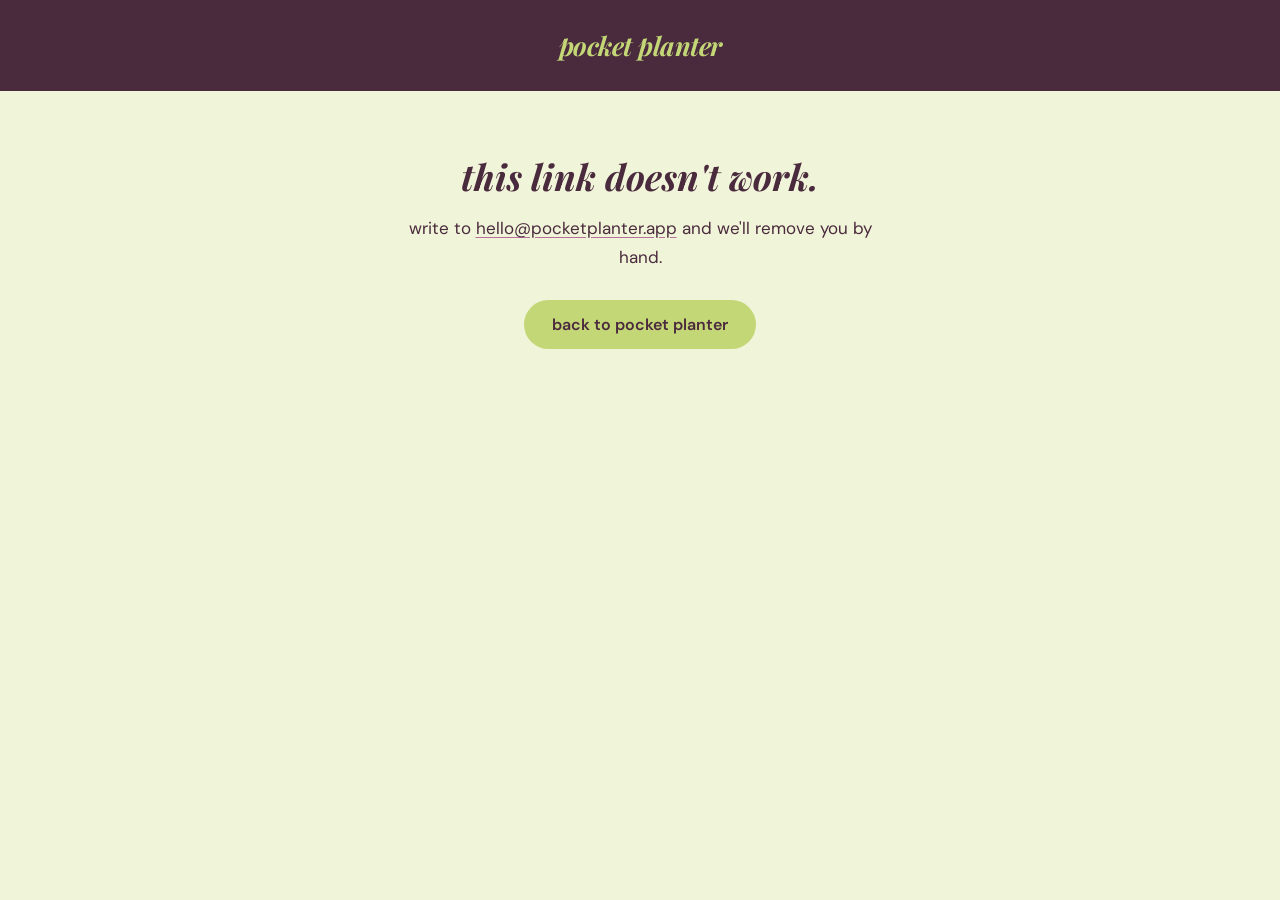
<file: unsubscribe.html>
<!DOCTYPE html>
<html lang="en">
<head>
  <meta charset="UTF-8">
  <meta name="viewport" content="width=device-width, initial-scale=1.0">
  <meta name="robots" content="noindex">
  <title>unsubscribe | pocket planter</title>
  <meta name="description" content="leave the pocket planter waitlist.">
  <link rel="icon" type="image/svg+xml" href="favicon.svg">
  <link rel="preload" href="fonts/PlayfairDisplay-italic-latin.woff2" as="font" type="font/woff2" crossorigin>
  <link rel="preload" href="fonts/DMSans-normal-latin.woff2" as="font" type="font/woff2" crossorigin>
  <style>
    @font-face { font-family: 'DM Sans'; font-style: italic; font-weight: 300 700; font-display: swap; src: url('fonts/DMSans-italic-latin-ext.woff2') format('woff2'); unicode-range: U+0100-02BA, U+02BD-02C5, U+02C7-02CC, U+02CE-02D7, U+02DD-02FF, U+0304, U+0308, U+0329, U+1D00-1DBF, U+1E00-1E9F, U+1EF2-1EFF, U+2020, U+20A0-20AB, U+20AD-20C4, U+2113, U+2C60-2C7F, U+A720-A7FF; }
    @font-face { font-family: 'DM Sans'; font-style: italic; font-weight: 300 700; font-display: swap; src: url('fonts/DMSans-italic-latin.woff2') format('woff2'); unicode-range: U+0000-00FF, U+0131, U+0152-0153, U+02BB-02BC, U+02C6, U+02DA, U+02DC, U+0304, U+0308, U+0329, U+2000-206F, U+20AC, U+2122, U+2191, U+2193, U+2212, U+2215, U+FEFF, U+FFFD; }
    @font-face { font-family: 'DM Sans'; font-style: normal; font-weight: 300 700; font-display: swap; src: url('fonts/DMSans-normal-latin-ext.woff2') format('woff2'); unicode-range: U+0100-02BA, U+02BD-02C5, U+02C7-02CC, U+02CE-02D7, U+02DD-02FF, U+0304, U+0308, U+0329, U+1D00-1DBF, U+1E00-1E9F, U+1EF2-1EFF, U+2020, U+20A0-20AB, U+20AD-20C4, U+2113, U+2C60-2C7F, U+A720-A7FF; }
    @font-face { font-family: 'DM Sans'; font-style: normal; font-weight: 300 700; font-display: swap; src: url('fonts/DMSans-normal-latin.woff2') format('woff2'); unicode-range: U+0000-00FF, U+0131, U+0152-0153, U+02BB-02BC, U+02C6, U+02DA, U+02DC, U+0304, U+0308, U+0329, U+2000-206F, U+20AC, U+2122, U+2191, U+2193, U+2212, U+2215, U+FEFF, U+FFFD; }
    @font-face { font-family: 'Playfair Display'; font-style: italic; font-weight: 400 900; font-display: swap; src: url('fonts/PlayfairDisplay-italic-latin-ext.woff2') format('woff2'); unicode-range: U+0100-02BA, U+02BD-02C5, U+02C7-02CC, U+02CE-02D7, U+02DD-02FF, U+0304, U+0308, U+0329, U+1D00-1DBF, U+1E00-1E9F, U+1EF2-1EFF, U+2020, U+20A0-20AB, U+20AD-20C4, U+2113, U+2C60-2C7F, U+A720-A7FF; }
    @font-face { font-family: 'Playfair Display'; font-style: italic; font-weight: 400 900; font-display: swap; src: url('fonts/PlayfairDisplay-italic-latin.woff2') format('woff2'); unicode-range: U+0000-00FF, U+0131, U+0152-0153, U+02BB-02BC, U+02C6, U+02DA, U+02DC, U+0304, U+0308, U+0329, U+2000-206F, U+20AC, U+2122, U+2191, U+2193, U+2212, U+2215, U+FEFF, U+FFFD; }
    @font-face { font-family: 'Playfair Display'; font-style: normal; font-weight: 400 900; font-display: swap; src: url('fonts/PlayfairDisplay-normal-latin-ext.woff2') format('woff2'); unicode-range: U+0100-02BA, U+02BD-02C5, U+02C7-02CC, U+02CE-02D7, U+02DD-02FF, U+0304, U+0308, U+0329, U+1D00-1DBF, U+1E00-1E9F, U+1EF2-1EFF, U+2020, U+20A0-20AB, U+20AD-20C4, U+2113, U+2C60-2C7F, U+A720-A7FF; }
    @font-face { font-family: 'Playfair Display'; font-style: normal; font-weight: 400 900; font-display: swap; src: url('fonts/PlayfairDisplay-normal-latin.woff2') format('woff2'); unicode-range: U+0000-00FF, U+0131, U+0152-0153, U+02BB-02BC, U+02C6, U+02DA, U+02DC, U+0304, U+0308, U+0329, U+2000-206F, U+20AC, U+2122, U+2191, U+2193, U+2212, U+2215, U+FEFF, U+FFFD; }
  </style>
  <style>
    *, *::before, *::after { margin: 0; padding: 0; box-sizing: border-box; }
    :root {
      --lime: #c4d777;
      --plum: #4a2a3d;
      --plum-accent: #b76f9b;
      --cream: #f0f4d8;
      --font-heading: 'Playfair Display', Georgia, serif;
      --font-body: 'DM Sans', system-ui, sans-serif;
    }
    body {
      min-height: 100vh;
      min-height: 100dvh;
      display: flex;
      flex-direction: column;
      background: var(--cream);
      color: var(--plum);
      font-family: var(--font-body);
      -webkit-font-smoothing: antialiased;
    }
    :focus-visible { outline: 3px solid var(--plum-accent); outline-offset: 3px; }
    .brand {
      background: var(--plum);
      padding: 28px 16px;
      text-align: center;
    }
    .brand a {
      font-family: var(--font-heading);
      font-style: italic;
      font-weight: 700;
      font-size: 26px;
      letter-spacing: -0.5px;
      color: var(--lime);
      text-decoration: none;
    }
    main {
      flex: 1;
      width: 100%;
      max-width: 520px;
      margin: 0 auto;
      padding: 64px 16px;
      text-align: center;
    }
    h1 {
      font-family: var(--font-heading);
      font-style: italic;
      font-weight: 700;
      font-size: clamp(28px, 6vw, 36px);
      line-height: 1.2;
      margin-bottom: 16px;
    }
    p { font-size: 17px; line-height: 1.7; margin-bottom: 28px; }
    p a { color: var(--plum); text-decoration-color: var(--plum-accent); text-underline-offset: 3px; }
    .btn {
      display: inline-block;
      background: var(--lime);
      color: var(--plum);
      padding: 14px 28px;
      border-radius: 100px;
      font-weight: 600;
      text-decoration: none;
    }
    .btn:hover { background: var(--plum); color: var(--lime); }
    [hidden] { display: none !important; }
    @media (prefers-reduced-motion: no-preference) {
      .btn { transition: background 0.2s, color 0.2s; }
    }
  </style>
</head>
<body>
  <header class="brand"><a href="/" aria-label="pocket planter, home">pocket planter</a></header>
  <main id="main" aria-labelledby="title">
    <div id="state-loading" role="status" aria-live="polite">
      <h1 id="title">one moment...</h1>
      <p>taking you off the list.</p>
    </div>
    <div id="state-ok" role="status" aria-live="polite" hidden>
      <h1>you're unsubscribed.</h1>
      <p>no more emails from us.</p>
      <a class="btn" href="/">back to pocket planter</a>
    </div>
    <div id="state-fail" role="alert" hidden>
      <h1>this link doesn't work.</h1>
      <p>write to <a href="mailto:hello@pocketplanter.app">hello@pocketplanter.app</a> and we'll remove you by hand.</p>
      <a class="btn" href="/">back to pocket planter</a>
    </div>
  </main>
  <script>
    (function () {
      var loading = document.getElementById('state-loading');
      var ok = document.getElementById('state-ok');
      var fail = document.getElementById('state-fail');
      function show(el, title) {
        loading.hidden = true;
        loading.querySelector('h1').removeAttribute('id');
        el.hidden = false;
        document.title = title + ' | pocket planter';
        var h = el.querySelector('h1');
        h.id = 'title';
        document.getElementById('main').setAttribute('aria-labelledby', 'title');
      }
      function failed() { show(fail, 'link problem'); }

      var token = (new URLSearchParams(window.location.search).get('e') || '').trim();
      if (!token) { failed(); return; }

      fetch('https://shojtudruzyaddwjmeeb.supabase.co/functions/v1/unsubscribe', {
        method: 'POST',
        headers: {
          'Content-Type': 'application/json',
          'Authorization': 'Bearer sb_publishable_RiAz4F9UKRiXKWvc39wR7Q_Mni5VkK7'
        },
        body: JSON.stringify({ token: token })
      }).then(function (response) {
        if (!response.ok) throw new Error('status ' + response.status);
        return response.json();
      }).then(function (data) {
        if (data && data.success) show(ok, 'unsubscribed');
        else failed();
      }).catch(function () { failed(); });
    })();
  </script>
</body>
</html>
</file>
